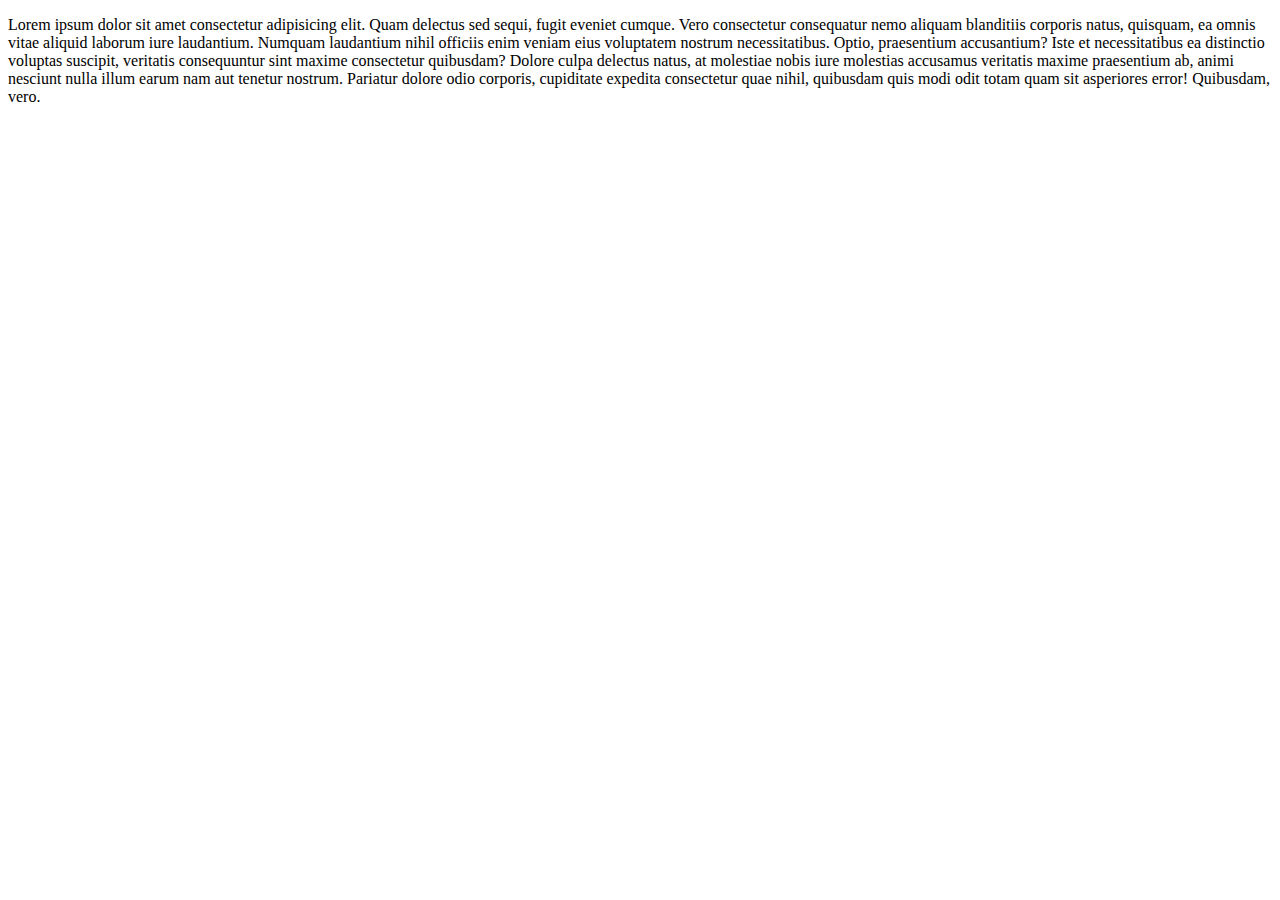
<file: lecture 1.1/index.html>
<!DOCTYPE html>
<html lang="en">
<head>
    <meta charset="UTF-8">
    <meta name="viewport" content="width=device-width, initial-scale=1.0">
    <title>bootstrap</title>
    <link href="https://cdn.jsdelivr.net/npm/bootstrap@5.3.2/dist/css/bootstrap.min.css" rel="stylesheet" integrity="sha384-T3c6CoIi6uLrA9TneNEoa7RxnatzjcDSCmG1MXxSR1GAsXEV/Dwwykc2MPK8M2HN" crossorigin="anonymous">
    
</head>
<body>
    <div class="container">
        <p>Lorem ipsum dolor sit amet consectetur adipisicing elit. Quam delectus sed sequi, fugit eveniet cumque. Vero consectetur consequatur nemo aliquam blanditiis corporis natus, quisquam, ea omnis vitae aliquid laborum iure laudantium. Numquam laudantium nihil officiis enim veniam eius voluptatem nostrum necessitatibus. Optio, praesentium accusantium? Iste et necessitatibus ea distinctio voluptas suscipit, veritatis consequuntur sint maxime consectetur quibusdam? Dolore culpa delectus natus, at molestiae nobis iure molestias accusamus veritatis maxime praesentium ab, animi nesciunt nulla illum earum nam aut tenetur nostrum. Pariatur dolore odio corporis, cupiditate expedita consectetur quae nihil, quibusdam quis modi odit totam quam sit asperiores error! Quibusdam, vero.</p>
    </div>











    <script src="https://cdn.jsdelivr.net/npm/bootstrap@5.3.2/dist/js/bootstrap.bundle.min.js" integrity="sha384-C6RzsynM9kWDrMNeT87bh95OGNyZPhcTNXj1NW7RuBCsyN/o0jlpcV8Qyq46cDfL" crossorigin="anonymous"></script>
</body>
</html>
</file>
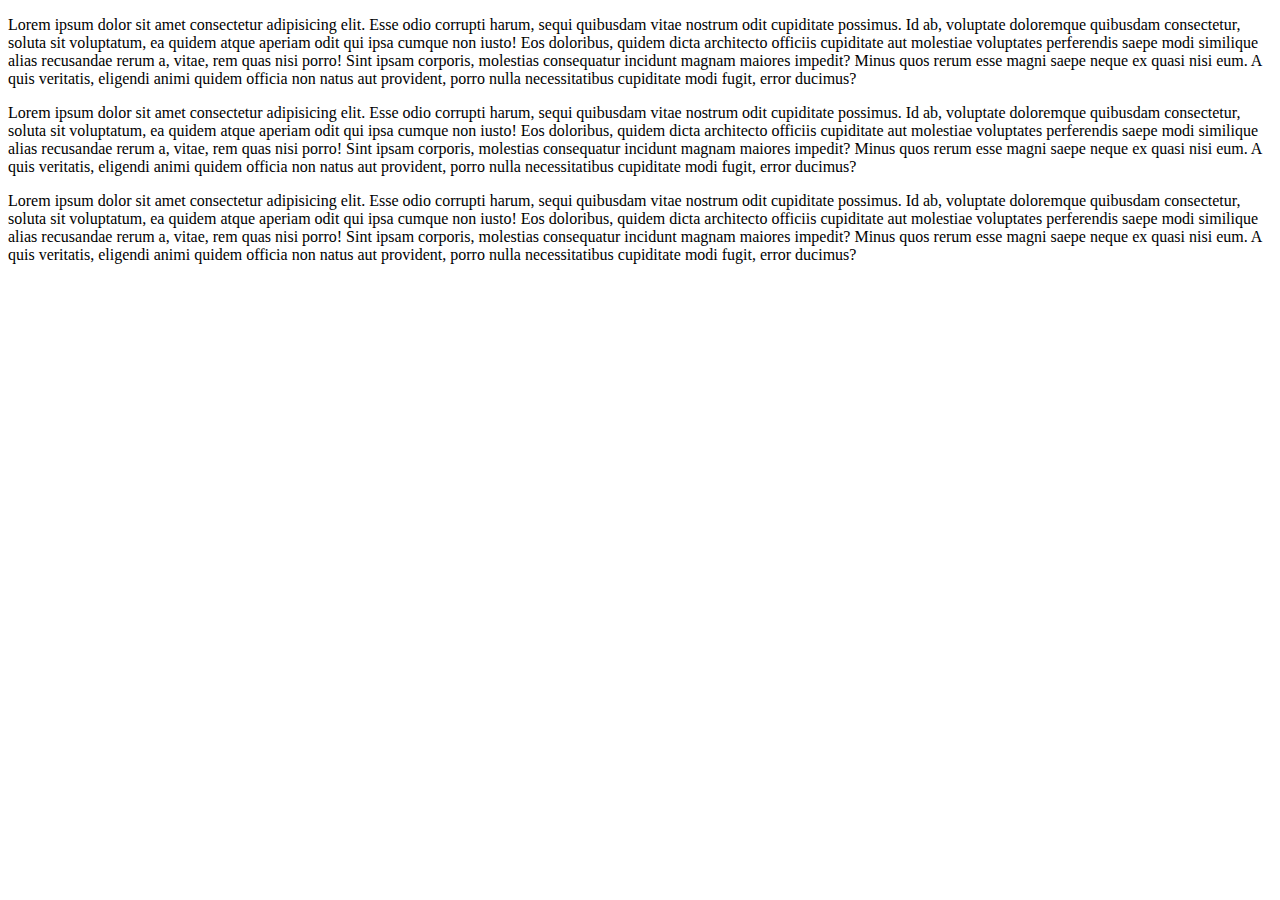
<file: lecture 1.2/index.html>
<!DOCTYPE html>
<html lang="en">
<head>
    <meta charset="UTF-8">
    <meta name="viewport" content="width=device-width, initial-scale=1.0">
    <title>col/gre</title>
    <link href="https://cdn.jsdelivr.net/npm/bootstrap@5.3.2/dist/css/bootstrap.min.css" rel="stylesheet" integrity="sha384-T3c6CoIi6uLrA9TneNEoa7RxnatzjcDSCmG1MXxSR1GAsXEV/Dwwykc2MPK8M2HN" crossorigin="anonymous">
</head>
<body>

<div class="container">
    <div class="row">
        <div class="col-12 col-md-6 py-3 col-xl-4 ">
            <div class="box bg-dark text-white p-3  ">
                <p>Lorem ipsum dolor sit amet consectetur adipisicing elit. Esse odio corrupti harum, sequi quibusdam vitae nostrum odit cupiditate possimus. Id ab, voluptate doloremque quibusdam consectetur, soluta sit voluptatum, ea quidem atque aperiam odit qui ipsa cumque non iusto! Eos doloribus, quidem dicta architecto officiis cupiditate aut molestiae voluptates perferendis saepe modi similique alias recusandae rerum a, vitae, rem quas nisi porro! Sint ipsam corporis, molestias consequatur incidunt magnam maiores impedit? Minus quos rerum esse magni saepe neque ex quasi nisi eum. A quis veritatis, eligendi animi quidem officia non natus aut provident, porro nulla necessitatibus cupiditate modi fugit, error ducimus?</p>
            </div>
        </div>
        <div class="col-12 col-md-6 py-3  col-xl-4 ">
            <div class="box bg-dark text-white p-3  ">
                <p>Lorem ipsum dolor sit amet consectetur adipisicing elit. Esse odio corrupti harum, sequi quibusdam vitae nostrum odit cupiditate possimus. Id ab, voluptate doloremque quibusdam consectetur, soluta sit voluptatum, ea quidem atque aperiam odit qui ipsa cumque non iusto! Eos doloribus, quidem dicta architecto officiis cupiditate aut molestiae voluptates perferendis saepe modi similique alias recusandae rerum a, vitae, rem quas nisi porro! Sint ipsam corporis, molestias consequatur incidunt magnam maiores impedit? Minus quos rerum esse magni saepe neque ex quasi nisi eum. A quis veritatis, eligendi animi quidem officia non natus aut provident, porro nulla necessitatibus cupiditate modi fugit, error ducimus?</p>
            </div>              
        </div>
        <div class="col-12 col-md-6 py-3 col-xl-4">
            <div class="box bg-dark text-white p-3   ">
                <p>Lorem ipsum dolor sit amet consectetur adipisicing elit. Esse odio corrupti harum, sequi quibusdam vitae nostrum odit cupiditate possimus. Id ab, voluptate doloremque quibusdam consectetur, soluta sit voluptatum, ea quidem atque aperiam odit qui ipsa cumque non iusto! Eos doloribus, quidem dicta architecto officiis cupiditate aut molestiae voluptates perferendis saepe modi similique alias recusandae rerum a, vitae, rem quas nisi porro! Sint ipsam corporis, molestias consequatur incidunt magnam maiores impedit? Minus quos rerum esse magni saepe neque ex quasi nisi eum. A quis veritatis, eligendi animi quidem officia non natus aut provident, porro nulla necessitatibus cupiditate modi fugit, error ducimus?</p>
            </div>
        </div>
    </div>
</div>

    



    <script src="https://cdn.jsdelivr.net/npm/bootstrap@5.3.2/dist/js/bootstrap.bundle.min.js" integrity="sha384-C6RzsynM9kWDrMNeT87bh95OGNyZPhcTNXj1NW7RuBCsyN/o0jlpcV8Qyq46cDfL" crossorigin="anonymous"></script>


</body>
</html>
</file>
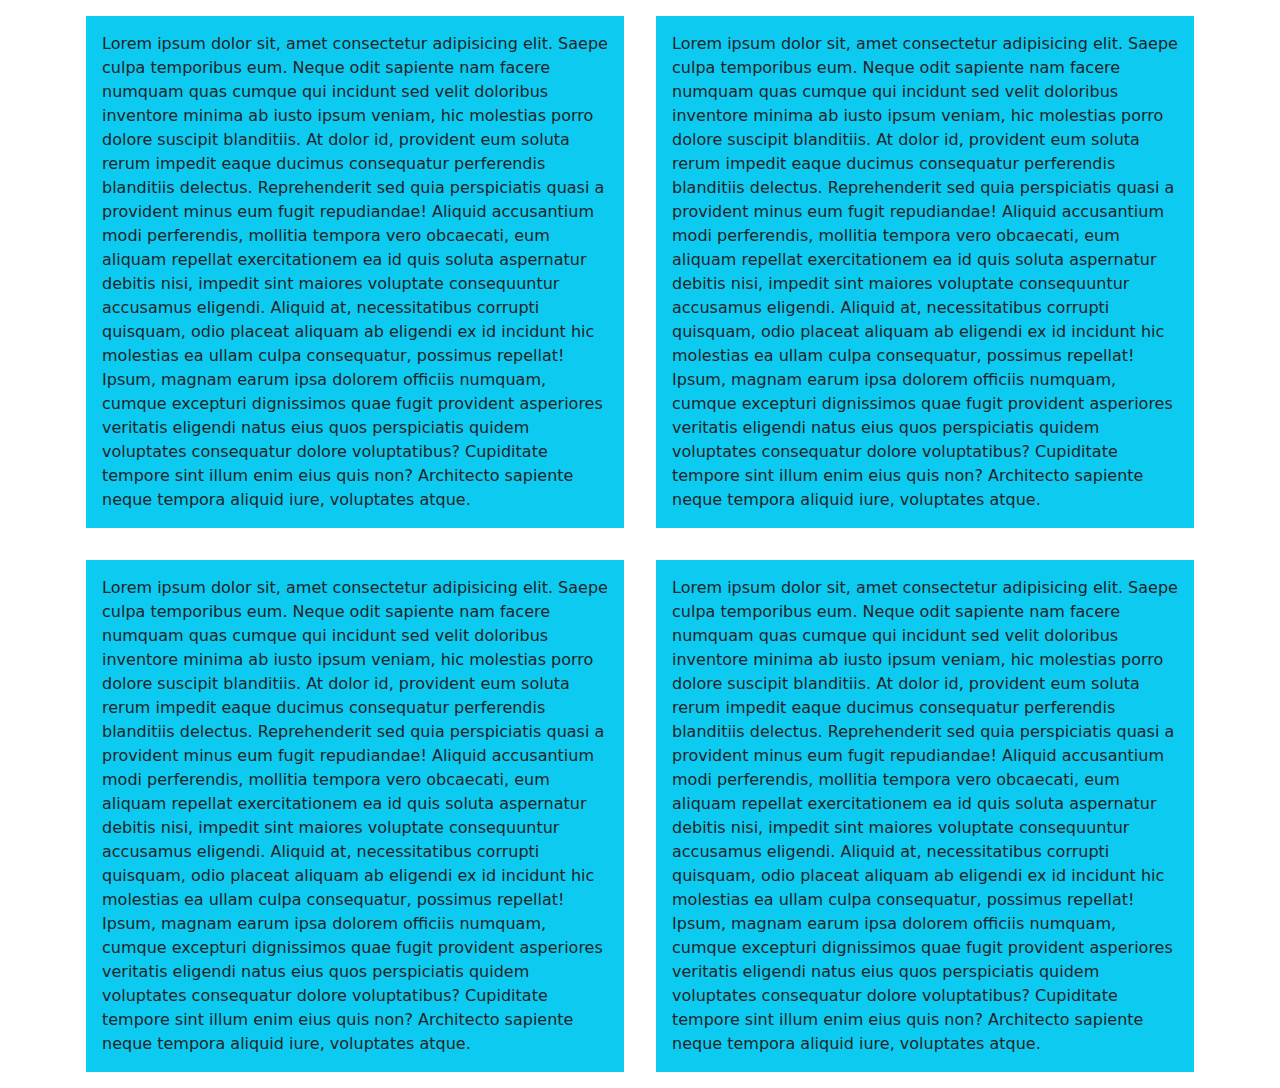
<file: lecture 1.3/index.html>
<!DOCTYPE html>
<html lang="en">
<head>
    <meta charset="UTF-8">
    <meta name="viewport" content="width=device-width, initial-scale=1.0">
    <title></title>
    <link href="css/bootstrap.min.css" rel="stylesheet">
</head>
<body>
    
<section>
    <div class="container">
        <div class="row row-cols-1 row-cols-lg-2">
            <div class="px-3">
                <div class="box bg-info p-3 my-3">Lorem ipsum dolor sit, amet consectetur adipisicing elit. Saepe culpa temporibus eum. Neque odit sapiente nam facere numquam quas cumque qui incidunt sed velit doloribus inventore minima ab iusto ipsum veniam, hic molestias porro dolore suscipit blanditiis. At dolor id, provident eum soluta rerum impedit eaque ducimus consequatur perferendis blanditiis delectus. Reprehenderit sed quia perspiciatis quasi a provident minus eum fugit repudiandae! Aliquid accusantium modi perferendis, mollitia tempora vero obcaecati, eum aliquam repellat exercitationem ea id quis soluta aspernatur debitis nisi, impedit sint maiores voluptate consequuntur accusamus eligendi. Aliquid at, necessitatibus corrupti quisquam, odio placeat aliquam ab eligendi ex id incidunt hic molestias ea ullam culpa consequatur, possimus repellat! Ipsum, magnam earum ipsa dolorem officiis numquam, cumque excepturi dignissimos quae fugit provident asperiores veritatis eligendi natus eius quos perspiciatis quidem voluptates consequatur dolore voluptatibus? Cupiditate tempore sint illum enim eius quis non? Architecto sapiente neque tempora aliquid iure, voluptates atque.</div>
            </div>

            <div class="px-3">
                <div class="box bg-info p-3 my-3">Lorem ipsum dolor sit, amet consectetur adipisicing elit. Saepe culpa temporibus eum. Neque odit sapiente nam facere numquam quas cumque qui incidunt sed velit doloribus inventore minima ab iusto ipsum veniam, hic molestias porro dolore suscipit blanditiis. At dolor id, provident eum soluta rerum impedit eaque ducimus consequatur perferendis blanditiis delectus. Reprehenderit sed quia perspiciatis quasi a provident minus eum fugit repudiandae! Aliquid accusantium modi perferendis, mollitia tempora vero obcaecati, eum aliquam repellat exercitationem ea id quis soluta aspernatur debitis nisi, impedit sint maiores voluptate consequuntur accusamus eligendi. Aliquid at, necessitatibus corrupti quisquam, odio placeat aliquam ab eligendi ex id incidunt hic molestias ea ullam culpa consequatur, possimus repellat! Ipsum, magnam earum ipsa dolorem officiis numquam, cumque excepturi dignissimos quae fugit provident asperiores veritatis eligendi natus eius quos perspiciatis quidem voluptates consequatur dolore voluptatibus? Cupiditate tempore sint illum enim eius quis non? Architecto sapiente neque tempora aliquid iure, voluptates atque.</div>
            </div>

            <div class="px-3">
                <div class="box bg-info p-3 my-3">Lorem ipsum dolor sit, amet consectetur adipisicing elit. Saepe culpa temporibus eum. Neque odit sapiente nam facere numquam quas cumque qui incidunt sed velit doloribus inventore minima ab iusto ipsum veniam, hic molestias porro dolore suscipit blanditiis. At dolor id, provident eum soluta rerum impedit eaque ducimus consequatur perferendis blanditiis delectus. Reprehenderit sed quia perspiciatis quasi a provident minus eum fugit repudiandae! Aliquid accusantium modi perferendis, mollitia tempora vero obcaecati, eum aliquam repellat exercitationem ea id quis soluta aspernatur debitis nisi, impedit sint maiores voluptate consequuntur accusamus eligendi. Aliquid at, necessitatibus corrupti quisquam, odio placeat aliquam ab eligendi ex id incidunt hic molestias ea ullam culpa consequatur, possimus repellat! Ipsum, magnam earum ipsa dolorem officiis numquam, cumque excepturi dignissimos quae fugit provident asperiores veritatis eligendi natus eius quos perspiciatis quidem voluptates consequatur dolore voluptatibus? Cupiditate tempore sint illum enim eius quis non? Architecto sapiente neque tempora aliquid iure, voluptates atque.</div>
            </div>

            <div class="px-3">
                <div class="box bg-info p-3 my-3">Lorem ipsum dolor sit, amet consectetur adipisicing elit. Saepe culpa temporibus eum. Neque odit sapiente nam facere numquam quas cumque qui incidunt sed velit doloribus inventore minima ab iusto ipsum veniam, hic molestias porro dolore suscipit blanditiis. At dolor id, provident eum soluta rerum impedit eaque ducimus consequatur perferendis blanditiis delectus. Reprehenderit sed quia perspiciatis quasi a provident minus eum fugit repudiandae! Aliquid accusantium modi perferendis, mollitia tempora vero obcaecati, eum aliquam repellat exercitationem ea id quis soluta aspernatur debitis nisi, impedit sint maiores voluptate consequuntur accusamus eligendi. Aliquid at, necessitatibus corrupti quisquam, odio placeat aliquam ab eligendi ex id incidunt hic molestias ea ullam culpa consequatur, possimus repellat! Ipsum, magnam earum ipsa dolorem officiis numquam, cumque excepturi dignissimos quae fugit provident asperiores veritatis eligendi natus eius quos perspiciatis quidem voluptates consequatur dolore voluptatibus? Cupiditate tempore sint illum enim eius quis non? Architecto sapiente neque tempora aliquid iure, voluptates atque.</div>
            </div>
        </div>
    </div>
</section>




    <script src="js/bootstrap.bundle.min.js"></script>
</body>
</html>
</file>
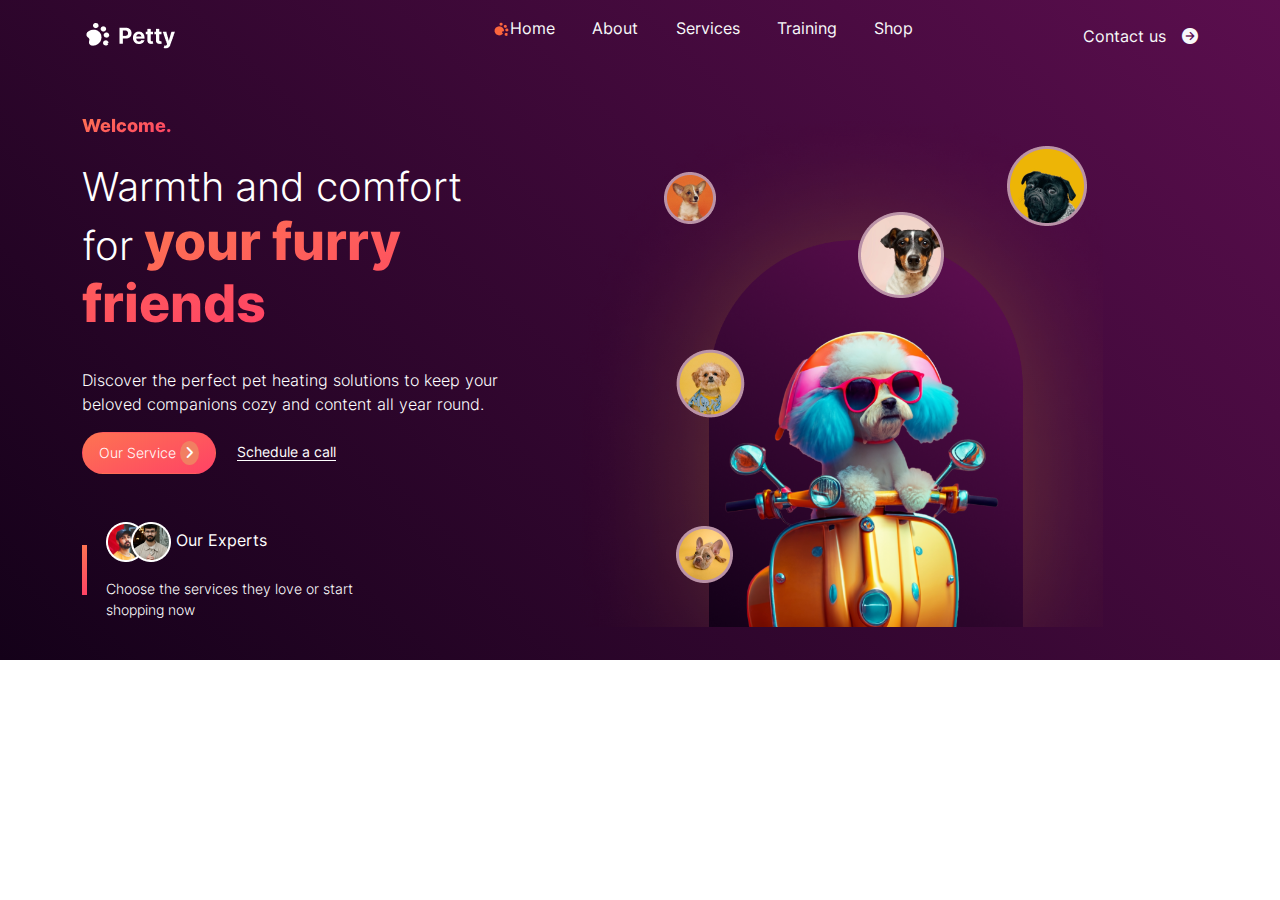
<file: project banner/index.html>
<!DOCTYPE html>
<html lang="en">

<head>
    <meta charset="UTF-8">
    <meta name="viewport" content="width=device-width, initial-scale=1.0">
    <title>Pet Shop</title>

    <!-- favicon  -->
    <link rel="icon" href="assets/img/cat1.png">

    <!-- icon link  -->
    <link rel="stylesheet" href="assets/css/all.min.css">
    <!-- font link  -->
    <link rel="stylesheet" href="assets/css/fonts.css.css">
    <!-- js link  -->
    <link rel="stylesheet" href="assets/css/bootstrap.min.css">
    <!-- css link -->
    <link rel="stylesheet" href="assets/css/style.css">
</head>

<body>


    <!-- nav star  -->

    <nav class="p-3 col-12 navbar-expand-lg">
        <div class="container">
            <div class="row">
               
                <div class="col-4 d-flex align-items-center">
                    <div class="logo">
                        <a href="#">
                            <img src="assets/img/Frame 3.png" alt="">
                        </a>
                    </div>
                </div>
                <div class="col-5 d-none d-lg-flex">
                    <div class="menu collapse navbar-collapse ">
                        <ul class="d-flex col-12 justify-content-between">
                            <li>
                                <a class="text-light" href="#"><img src="assets/img/Group 1.png" alt=""
                                        srcset="">Home</a>
                            </li>
                            <li>
                                <a class="text-light" href="#">About</a>
                            </li>
                            <li>
                                <a class="text-light" href="#">Services</a>
                            </li>
                            <li>
                                <a class="text-light" href="#">Training</a>
                            </li>
                            <li>
                                <a class="text-light" href="#">Shop</a>
                            </li>
                        </ul>
                    </div>
                </div>
                <div class="col-3  align-items-center d-none d-lg-flex justify-content-end text-light">
                    Contact us <i class="fa-solid fa-circle-arrow-right ps-3"></i>
                </div>
                <div class="col-8  d-lg-none">
                    <div class="btn text-light d-flex justify-content-end" data-bs-toggle="offcanvas" href="#offcanvasExample">
                        <i class="fa-solid fa-bars-staggered justify-content-end"></i>
                    </div>
                </div>
            </div>
        </div>
    </nav>
    <div class="offcanvas offcanvas-start text-bg-dark py-" data-bs-backdrop="static" tabindex="-1"
        id="offcanvasExample" aria-labelledby="offcanvasExampleLabel">
        <div class="offcanvas-header">
            <h5 class="offcanvas-title" id="offcanvasExampleLabel"> <img src="assets/img/Frame 3.png" alt=""></h5>
            <button type="button" class="btn-close" data-bs-dismiss="offcanvas" aria-label="Close"></button>
        </div>
        <div class="offcanvas-body">
            <div class="menu ">
                <ul class="col-12 justify-content-between">
                    <li class="py-3">
                        <a class="text-light" href="#"><img src="assets/img/Group 1.png" alt="" srcset="">Home</a>
                    </li>
                    <li class="py-3">
                        <a class="text-light" href="#">About</a>
                    </li>
                    <li class="py-3">
                        <a class="text-light" href="#">Services</a>
                    </li>
                    <li class="py-3">
                        <a class="text-light" href="#">Training</a>
                    </li>
                    <li class="py-3">
                        <a class="text-light" href="#">Shop</a>
                    </li>
                </ul>
            </div>
        </div>
    </div>
    <!-- nav end  -->



     <section class="banner p-4">
        <div class="container">
            <div class="row row-cols-2 align-items-center d-flex pt-3">

                <div class="content col-5">

                    <span class="fw-bold">Welcome.</span>
                    <h1 class="py-4 fw-light">Warmth and comfort <br> for <span class="fw-bold"> your furry
                            <br>friends</span></h1>
                    <p style="font-size:16px" class="fw-light">Discover the perfect pet heating solutions to keep your
                        beloved companions cozy and content all year round.</p>


                    <div class="mb-5">
                        <div class="btn rounded-pill px-3 py-2 text-white me-3 fw-light" style="font-size: 14px;">
                            Our Service <i class="fa-solid fa-angle-right"></i>
                        </div>
                        <a href="#" class="fw-light; text-white">Schedule a call</a>
                    </div>


                    <div class="line ps-4">
                        <div class="d-img">
                            <img src="assets/img/Frame 9.png">
                            Our Experts
                        </div>
                        <p class="my-3 fw-light" style="font-size: 14px;">Choose the services they love or start
                            <br> shopping now
                        </p>
                    </div>


                </div>


                <div class="dog-img" style="position: relative;">
                    <img src="assets/img/Group 2.png" alt="" class="img-fluid">


                    <img style="position:absolute; right: 67%; top:80%" src="assets/img/Ellipse 10.png">
                    <img style="position:absolute; right: 65% ; top:45%" src="assets/img/Ellipse 12.png">
                    <img style="position:absolute; right: 70%; top:10%" src="assets/img/Ellipse 11.png">
                    <img style="position:absolute; right: 30%; top:18%" src="assets/img/Ellipse 8.png">
                    <img style="position:absolute; right: 5%; top:5%" src="assets/img/Ellipse 9.png">
                </div>


            </div>
        </div>
    </section>

    <!-- js link -->
    <script src="assets/js/bootstrap.bundle.min.js"></script>
</body>

</html>
</file>
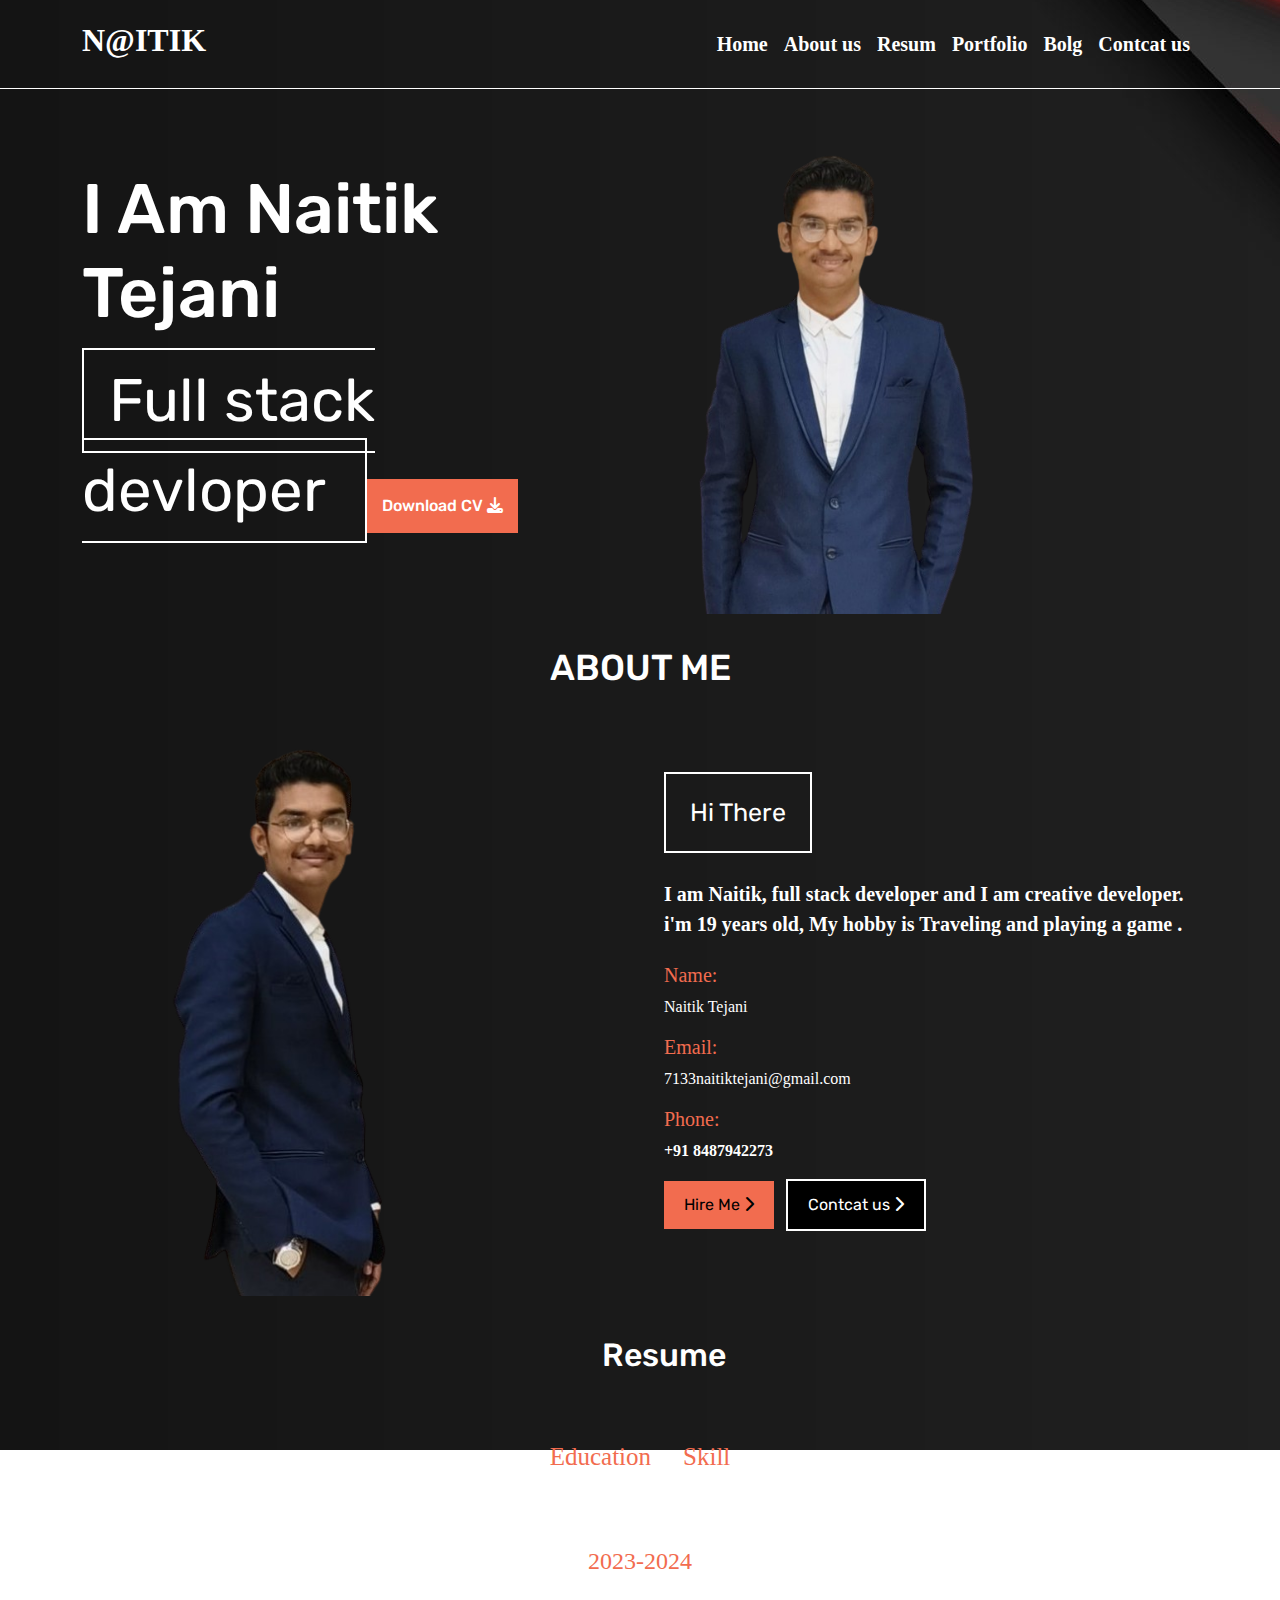
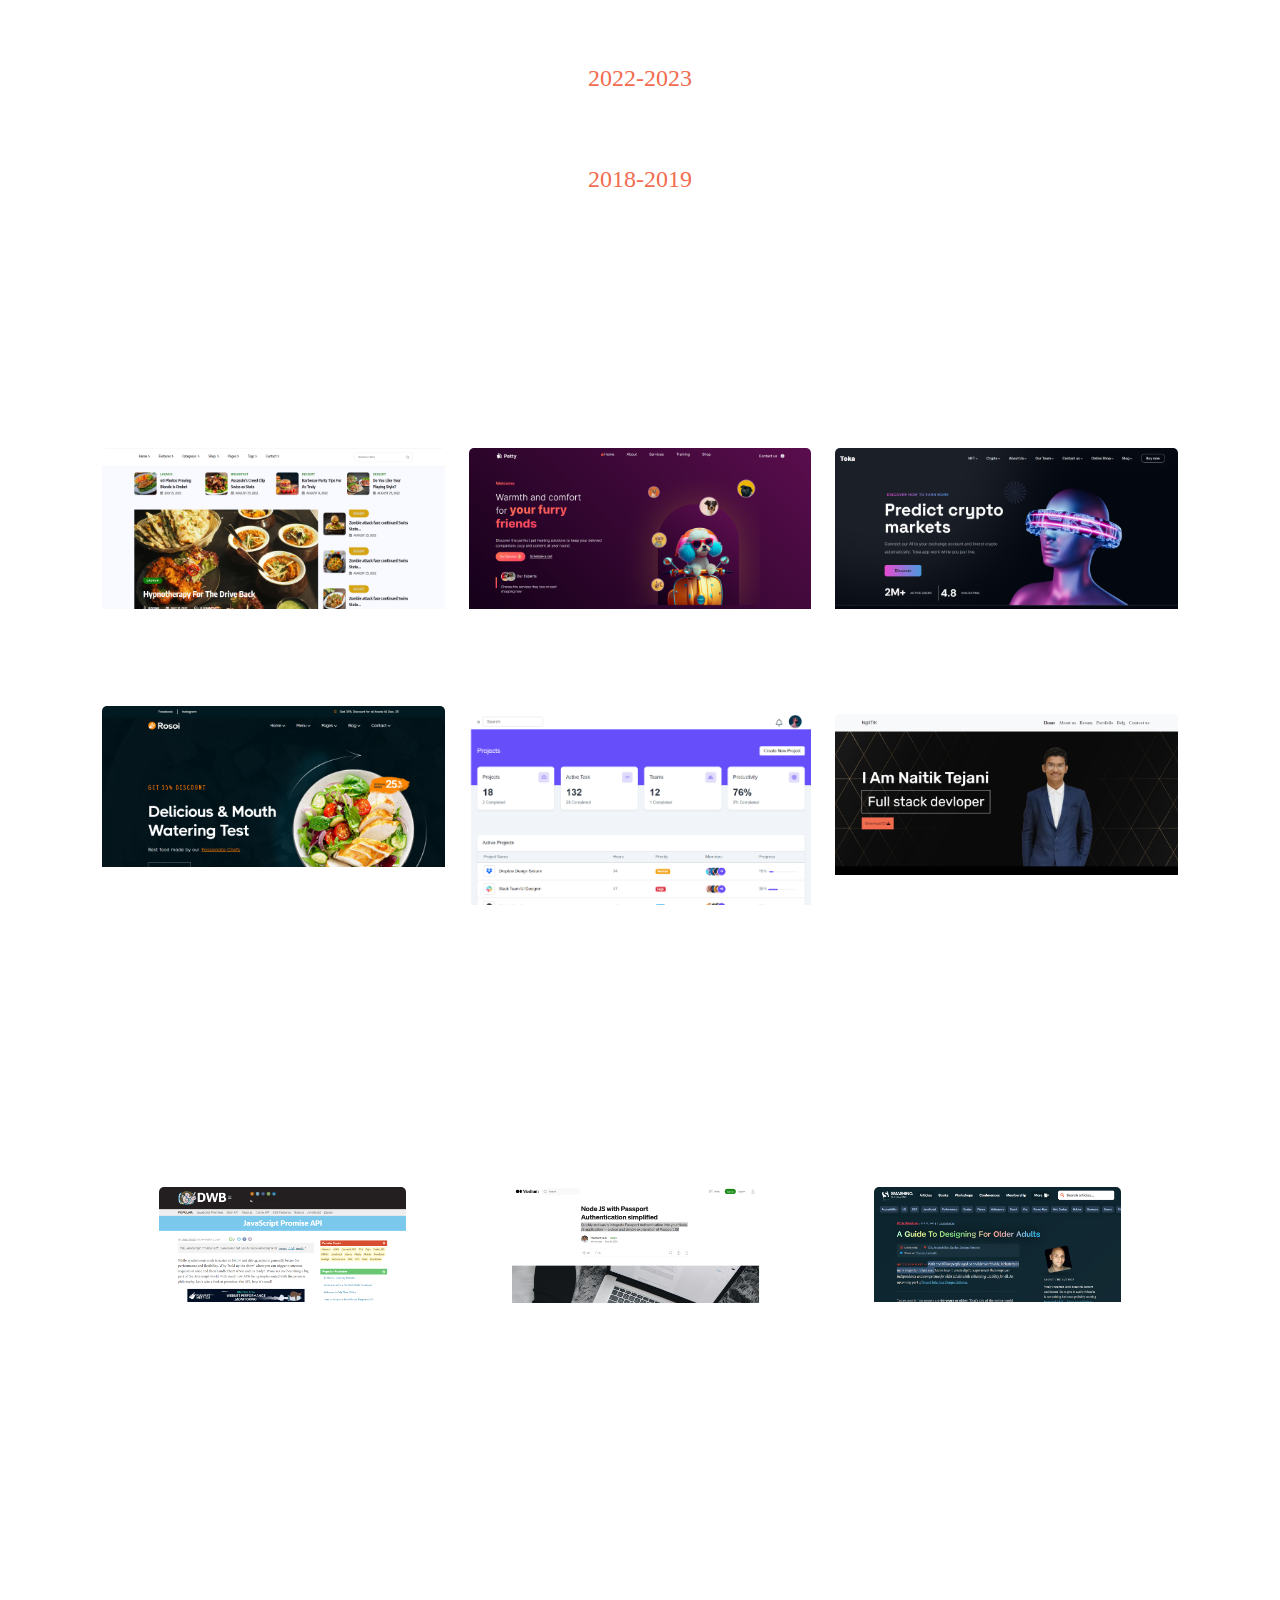
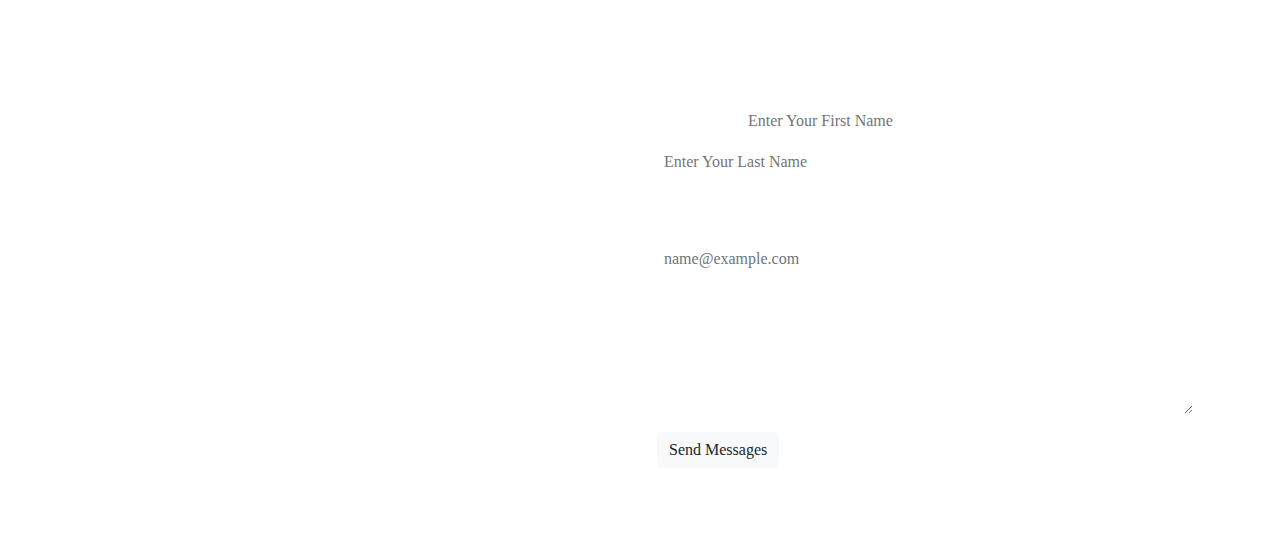
<file: portfolio/portfolio/index.html>
<!DOCTYPE html>
<html lang="en">

<head>
  <meta charset="UTF-8">
  <meta name="viewport" content="width=device-width, initial-scale=1.0">
  <title> Naitik Portfolio</title>
  <!-- favicon -->
  <link href="assets/img/Naitik_logo-removebg-preview.png" rel="icon">
  <!-- fonts link -->
  <link href="assets/css/fonts.css" rel="stylesheet">
  <!-- icon link -->
  <link href="assets/css/all.min.css" rel="stylesheet">
  <!-- Bootstrap link -->
  <link href="assets/css/bootstrap.min.css" rel="stylesheet">
  <!-- style link -->
  <link href="assets/css/style.css" rel="stylesheet">

</head>

<body>
  <!-- header start -->
  <nav class="navbar navbar-expand-lg bg-light py-3 text-white bg-transparent  ">
    <div class="container">
      <a class="navbar-brand text-white " href="#">
        <h2 style="font-family: OpenSans ; font-weight: 900;">N@ITIK</h2>
      </a>
      <button class="navbar-toggler" type="button" data-bs-toggle="collapse" data-bs-target="#navbarSupportedContent"
        aria-controls="navbarSupportedContent" aria-expanded="false" aria-label="Toggle navigation">
        <span class="navbar-toggler-icon"></span>
      </button>
      <div class="collapse navbar-collapse d-flex align-items-center " id="navbarSupportedContent">
        <ul class="navbar-nav ms-auto mb-2 mb-lg-0  ">
          <li class="nav-item">
            <a class="nav-link active text-white" aria-current="page" href="#">Home</a>
          </li>
          <li class="nav-item">
            <a class="nav-link text-white " aria-current="page" href="#">About us</a>
          </li>
          <li class="nav-item">
            <a class="nav-link text-white " aria-current="page" href="#">Resum</a>
          </li>
          <li class="nav-item">
            <a class="nav-link text-white " aria-current="page" href="#">Portfolio</a>
          </li>
          <li class="nav-item">
            <a class="nav-link text-white " aria-current="page" href="#">Bolg</a>
          </li>
          <li class="nav-item">
            <a class="nav-link text-white " aria-current="page" href="#">Contcat us</a>
          </li>

        </ul>

      </div>
    </div>
  </nav>
  <!-- header end -->


  <!-- banner start -->
  <section class="banner">
    <div class="container">
      <div class="row row-cols-2 align-items-center ">
        <div class="banner-content text-white">
          <h1 style=" font-family: Rubik; font-size: 70px; margin: 0 0 20px;" class="">I Am Naitik Tejani</h1>
          <span style=" font-family: Rubik; font-size: 60px; padding: 15px 25px; border: 2px solid white;" class="">
            Full stack devloper
          </span>
          <a href="assets/Dark Blue Simple Modern Resume (2).pdf" Download>
            <button style="font-family: Rubik; margin:25px 0 0;font-weight: 500;" class="text-white">
            Download CV   <i class="fa-solid fa-download"></i>
            </button>
          </a>
        </div>
        <div class="banner-img mt-5">
          <img src="assets/img/naitik pic.png" class="d-flex ">
        </div>
      </div>
    </div>
  </section>
  <!-- banner end -->

  <!-- about us start -->
  <section class="about">
    <div class="container">
      <div class="name m-3 mt-3 p-3 text-white" style="text-align: center;">
        <h2 style="font-family:Rubik; font-size: 36px; text-align: center;font-weight: 500;" class="">ABOUT ME</h2>
      </div>
      <div class="row row-cols-2 align-items-center text-white ">

        <div class="about-img text-white p-0 m-0">

          <img src="assets/img/my1.png">
        </div>
        <div class="about-content px-4">
          <div class="mb-5">
            <span style="font-family: Rubik;font-size: 25px; border: 2px solid white;font-weight: 400;" class="p-4">Hi
              There</span>
          </div>
          <p style="font-family: OpenSans;font-weight: 600; font-size: 20px; " class="mb-4">I am Naitik, full stack
            developer and I am creative developer. i'm 19 years old, My hobby is Traveling and playing a game .</p>

          <div class="pe-3 font-family: OpenSans ; font-weight: 700; ">
            <h5 style="color: #f26c4f;">Name:</h5>
            <p>Naitik Tejani</p>

            <h5 style="color: #f26c4f;">Email:</h5>
            <p>7133naitiktejani@gmail.com</p>
          </div>

          <div class="pe-3" style="font-family:OpenSans ; font-weight: 700;">
            <h5 style="color: #f26c4f;">Phone:</h5>
            <p>+91 8487942273</p>

            <!-- <div class="box  d-flex justify-content-between p-5    bg-transparent" style="background-color: rgba(60, 57, 57, 0.9); "> 
            </div> -->
          </div>
          <button style="font-family: Rubik; padding:12px 20px ;" class=" ">
            Hire Me <i class="fa-solid fa-chevron-right"></i>
          </button>

          <button style="font-family: Rubik; padding:12px 20px ; background-color:black; border: 2px solid white;"
            class="ms-2 text-white">
            Contcat us <i class="fa-solid fa-chevron-right"></i>
          </button>


        </div>
      </div>
    </div>
  </section>

  <!-- about us end -->
  <!-- Resume start -->
  <section class="Resume">
    <div class="container">
      <div class="row text-white  mt-2 ">
        <div class="name m-4 p-2" style="font-family: Rubik; font-weight: 200; text-align: center;">
          <h2> Resume </h2>
        </div>

        <ul class="nav nav-pills mb-3  p-3 justify-content-center color " id="pills-tab" role="tablist">
          <li class="nav-item" role="presentation">
            <button class="nav-link active bg-transparent p-2 me-3" id="pills-home-tab" data-bs-toggle="pill"
              data-bs-target="#pills-home" type="button" role="tab" aria-controls="pills-home" aria-selected="true"
              style="color: #f26c4f; font-size: 25px;">Education</button>
          </li>
          <li class="nav-item" role="presentation">
            <button class="nav-link bg-transparent p-2 " id="pills-profile-tab" data-bs-toggle="pill"
              data-bs-target="#pills-profile" type="button" role="tab" aria-controls="pills-profile"
              aria-selected="false" style="color: #f26c4f; font-size: 25px;">Skill</button>
          </li>

        </ul>
        <div class="tab-content" id="pills-tabContent">
          <div class="tab-pane fade show active" id="pills-home" role="tabpanel" aria-labelledby="pills-home-tab"
            tabindex="0">

            <div class="Education-content  justify-content-center p-3 mb-5 "
              style="background-color: rgba(68, 71, 73, 0); text-align: center;">



              <h4 class="pt-3 " style="color:#f26c4f">2023-2024</h4>
              <p>B.C.A in Running . </p>
              <span>Swarrnim Startup & Innovation University</span>
              
              <h4 class="pt-3" style="color:#f26c4f">2022-2023</h4>
              <p>Hsc Education in Gujarat Higher Secondary and Secondary board . </p>
              <span>M.I. High school</span>

              <h4 style="color:#f26c4f;">2018-2019</h4>
              <p>Ssc Education in Gujarat Higher Secondary and Secondary board . </p>
              <span>M.I. High school</span>

             

            </div>

          </div>
          <div class="tab-pane fade" id="pills-profile" role="tabpanel" aria-labelledby="pills-profile-tab"
            tabindex="0">
            <div class="Skill">
              
              <div class="skills">
                <ul class="ch-grid">
                  <li>
                      <div class="circle"> 
                          <div class="mask half">
                              <div class="fill" style="transform:var(--value-percentage90); --to-deg:var(--value-percentage90);"></div>
                          </div>
                          <div class="mask full" style="transform:var(--value-percentage90); --to-deg:var(--value-percentage90);">
                              <div class="fill" style="transform:var(--value-percentage90); --to-deg:var(--value-percentage90);"></div>
                           </div>
                           <div class="inside-circle"> </div>
                          <img src="assets/img/html-5.png" alt="" class="ch-img">
                          <div class="ch-info">
                              <h3>Improving this skill everyday</h3>
                              <p>HTML5</p>
                          </div>
                          </div>
                  </li>
                  <li>
                      <div class="circle"> 
                          <div class="mask half">
                              <div class="fill" style="transform:var(--value-percentage80); --to-deg:var(--value-percentage80);"></div>
                          </div>
                          <div class="mask full" style="transform:var(--value-percentage80); --to-deg:var(--value-percentage80);">
                              <div class="fill" style="transform:var(--value-percentage80); --to-deg:var(--value-percentage80);"></div>
                           </div>
                           <div class="inside-circle"></div>
                          <img src="assets/img/css.png" alt="html icon" class="ch-img">
                          <div class="ch-info">
                              <h3>Improving this skill everyday</h3>
                              <p>CSS3</p>
                          </div>
                      </div>
                  </li>
                  <li>
                      <div class="circle"> 
                          <div class="mask half">
                              <div class="fill" style="transform:var(--value-percentage60); --to-deg:var(--value-percentage60);"></div>
                          </div>
                          <div class="mask full" style="transform:var(--value-percentage60); --to-deg:var(--value-percentage60);">
                              <div class="fill" style="transform:var(--value-percentage60); --to-deg:var(--value-percentage60);"></div>
                           </div>
                           <div class="inside-circle"></div>
                          <img src="assets/img/js.png" alt="html icon" class="ch-img">
                          <div class="ch-info">
                              <h3>Improving this skill everyday</h3>
                              <p>JQuery</p>
                          </div>
                          </div>
                  <li>
                      <div class="circle"> 
                          <div class="mask half">
                              <div class="fill" style="transform:var(--value-percentage10); --to-deg:var(--value-percentage10);"></div>
                          </div>
                          <div class="mask full" style="transform:var(--value-percentage10); --to-deg:var(--value-percentage10);">
                              <div class="fill" style="transform:var(--value-percentage10); --to-deg:var(--value-percentage10);"></div>
                           </div>
                           <div class="inside-circle"></div>
                          <img src="assets/img/bootstrap.png" alt="html icon" class="ch-img">
                          <div class="ch-info">
                              <h3>Actively studying since jun '22</h3>
                              <p>Bootstrap</p>
                          </div>
                          </div>
                      </div>
                  </li>
              </ul>
              
              </div>
              </div>

            </div>

          </div>

        </div>

      </div>
    </div>
  </section>
  <!-- Resume end -->

  <!-- portfolio start -->
  <section class="portfolio">
    <div class="container">
      <div class="name  text-white p-4 m-2" style="text-align: center;font-family: Rubik; font-weight: 200; ">
        <h2>PORTFOLIO</h2>

      </div>
      <div class="row  row-cols-3  m-2  text-white ">


        <div class="card mt-2  bg-transparent">
          <a href="food website/extra-website/index.html" target="_blank"><img src="assets/img/p-1.png"
              class="card-img-top" alt="..."></a>
          <div class="card-body">
            <h5 class="card-title">Food website</h5>
            <p class="card-text">Html || Css </p>

          </div>
        </div>

        <div class="card mt-2  bg-transparent">
          <a href="project banner/index.html" target="_blank"><img src="assets/img/p-2.png" class="card-img-top"
              alt="..."></a>
          <div class="card-body">
            <h5 class="card-title">web banner</h5>
            <p class="card-text"> Html || Css , Bootstrap .
            </p>

          </div>
        </div>

        <div class="card mt-2  bg-transparent">
          <a href="PROJECT/index.html" target="_blank"><img src="assets/img/p-3.png" class="card-img-top" alt="..."></a>
          <div class="card-body">
            <h5 class="card-title">NFT website</h5>
            <p class="card-text">Html || Css</p>

          </div>
        </div>

        <div class="card mt-2 bg-transparent">
          <a href="rasoi resubmit/practical/index.html" target="_blank"><img src="assets/img/p-4.png"
              class="card-img-top" alt="..."></a>
          <div class="card-body">
            <h5 class="card-title">Rasoi </h5>
            <p class="card-text">Html || Css </p>

          </div>
        </div>

        <div class="card mt-3  bg-transparent">
          <a href="dashbord/index.html" target="_blank"><img src="assets/img/p-5.png" class="card-img-top"
              alt="..."></a>
          <div class="card-body">
            <h5 class="card-title">Admin panel </h5>
            <p class="card-text">Html || css ; JQuery </p>

          </div>
        </div>

        <div class="card mt-3  bg-transparent">
          <a href="index.html" target="_blank"><img src="assets/img/p-6.png" class="card-img-top" alt="...">
            <div class="card-body">
          </a>
          <h5 class="card-title">PORTFOLIO</h5>
          <p class="card-text">Html || Css , Bootstrap</p>

        </div>
      </div>


    </div>
    </div>
  </section>
  <!-- portfolio end -->
  <!-- Blog start -->
  <section class="Blog">
    <div class="container">
      <div class="row text-white justify-content-center p-4">
        <div class="name  p-4 m-3" style="text-align: center;font-family: Rubik; font-weight: 200; ">
          <h3>Blog</h3>
        </div>
        <div class=" d-flex">

        <div class="card mt-3 mx-4 p-3 bg-transparent" >
          <a href="https://davidwalsh.name/promises" target="_blank" class="btn "> <img
              src="assets/img/b-1.png" class="card-img-top" alt="..."></a>
          <div class="card-body">
            <h5 class="card-title">JavaScript Promise</h5>
            <p class="card-text">The JavaScript Promise API is awesome but can be made amazing with async and await!
            </p>
          </div>
        </div>

        <div class="card mt-3 mx-4 p-3  bg-transparent" >
          <a href="https://medium.com/@prashantramnyc/node-js-with-passport-authentication-simplified-76ca65ee91e5"
            target="_blank" class="btn "> <img src="assets/img/b-2.png" class="card-img-top" alt="..."></a>
          <div class="card-body">
            <h5 class="card-title">Node JS with Passport Authentication simplified</h5>
            <p class="card-text">Quickly and easily integrate Passport Authentication into your Node JS application
              a clear and simple explanation of Passport JS!!</p>

          </div>
        </div>

        <div class="card mt-3  mx-4 p-3 bg-transparent" >
          <a href="https://www.smashingmagazine.com/2024/02/guide-designing-older-adults/" target="_blank"
            class="btn "><img src="assets/img/b-3.png" class="card-img-top" alt="..."></a>
          <div class="card-body">
            <h5 class="card-title">A Guide To Designing For Older Adults</h5>
            <p class="card-text">With one billion people aged 60 or older worldwide, inclusivity is more important
              than ever. </p>

          </div>
        </div>
      </div>



      </div>
    </div>
  </section>
  <!-- Blog end -->
  <!-- contcat us strat -->

  <section class="cn">
    <div class="container">
      <div class="row text-white">
        <div class="m-4 p-4" style="text-align: center;">
          <h2>Contcat us</h2>
        </div>
        <div class="col-6">
          <iframe src="https://www.google.com/maps/embed?pb=!1m18!1m12!1m3!1d761.2082860951124!2d72.88800044077085!3d21.243352338717052!2m3!1f0!2f0!3f0!3m2!1i1024!2i768!4f13.1!3m3!1m2!1s0x3be04f51b37940af%3A0x88d2d6897b99926a!2s6VVQ%2BCGH%2C%20Mota%20Varachha%2C%20Surat%2C%20Gujarat%20394105!5e0!3m2!1sen!2sin!4v1709552520919!5m2!1sen!2sin" width="600" height="400" style="border:0; margin: 30px;" allowfullscreen="" loading="lazy" referrerpolicy="no-referrer-when-downgrade"></iframe>
        </div>
        <div class=" col-6 mt-2 px-3  " style="font-size: 16px;">
          <form>
            <div class="mb-2  p-3 ps-0 " >
              <label class="">First Name :</label>
              <input class="rounded-1 p-2 bg-transparent"   type="text" placeholder="Enter Your First Name ">
            
            
              <label class="p-1">Last Name :</label>
              <input class="rounded-1 p-2 bg-transparent "  type="text" placeholder="Enter Your Last Name ">
            </div>
            <div class="mb-3">
              <label for="exampleFormControlInput1" class="form-label ">Email address</label>
              <input type="email" class="form-control p-0 p-2 bg-transparent" 
              id="exampleFormControlInput1" placeholder="name@example.com">
            </div>
            <div class="mb-3">
              <label for="exampleFormControlTextarea1" class="form-label bg-transparent">Messages Box</label>
              <textarea class="form-control bg-transparent"
              style=" border:1px solid white;" id="exampleFormControlTextarea1" rows="3"></textarea>
            </div>
            <a href="#">
              <button type="button" class="btn text-dark bg-light" style=" border:1px solid white;" >Send Messages</button>
            </a>
          </form>
        </div>
      </div>
    </div>
  </section>
  <!-- contcat us end -->
  







  <!-- js link -->





 






  <script src="assets/js/bootstrap.bundle.min.js"></script>

</body>

</html>
</file>
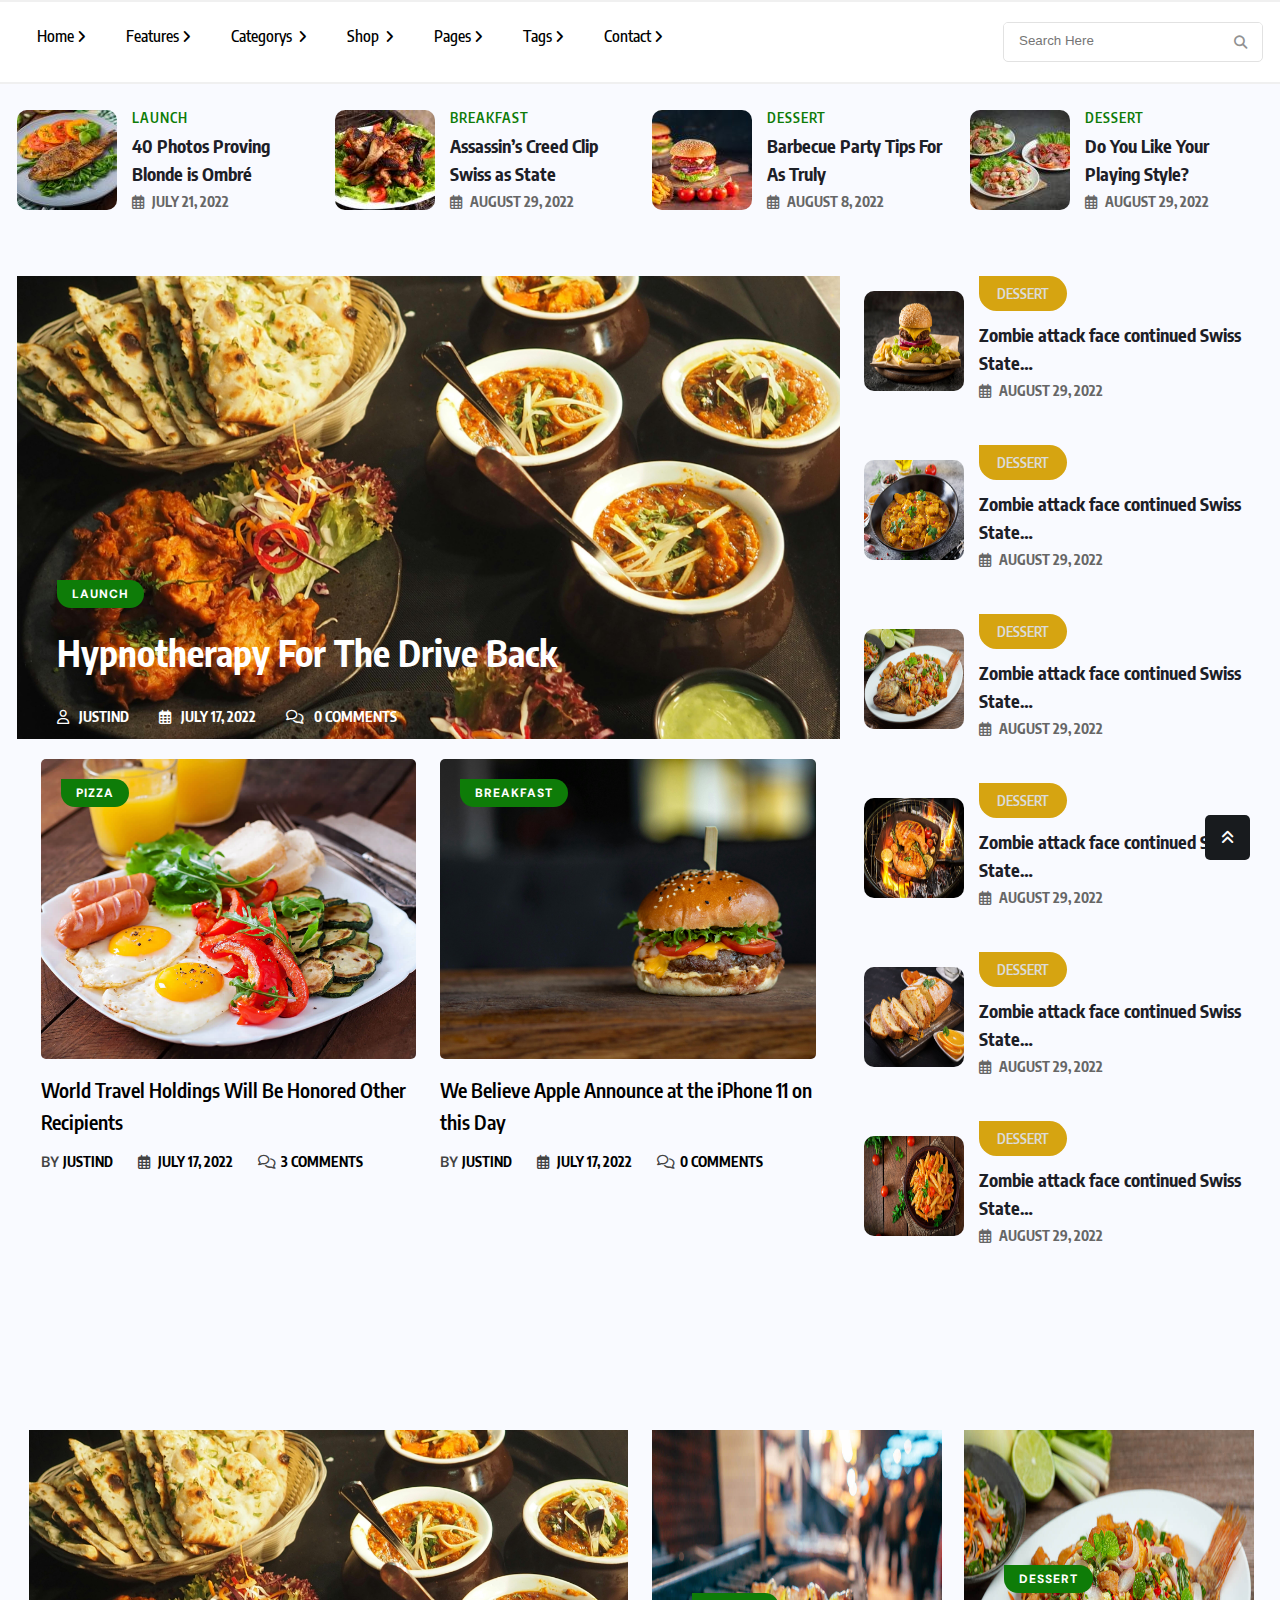
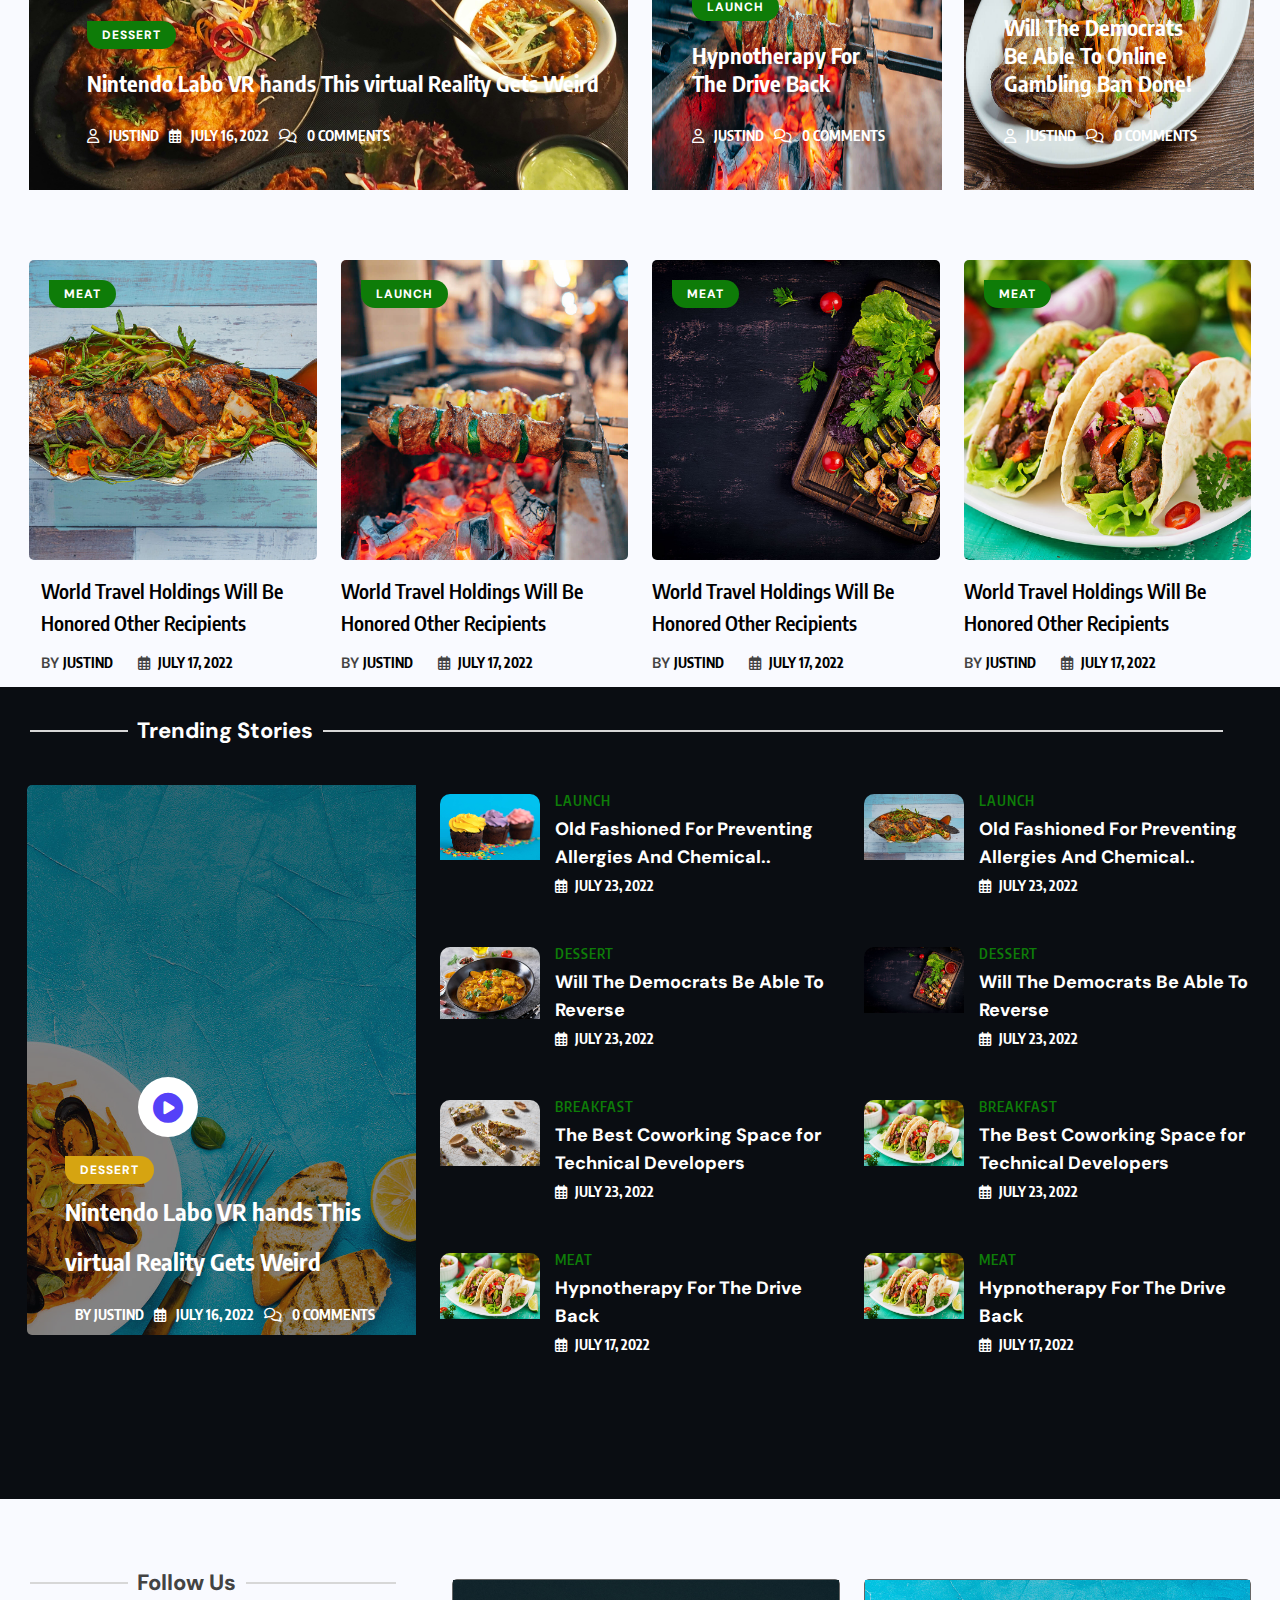
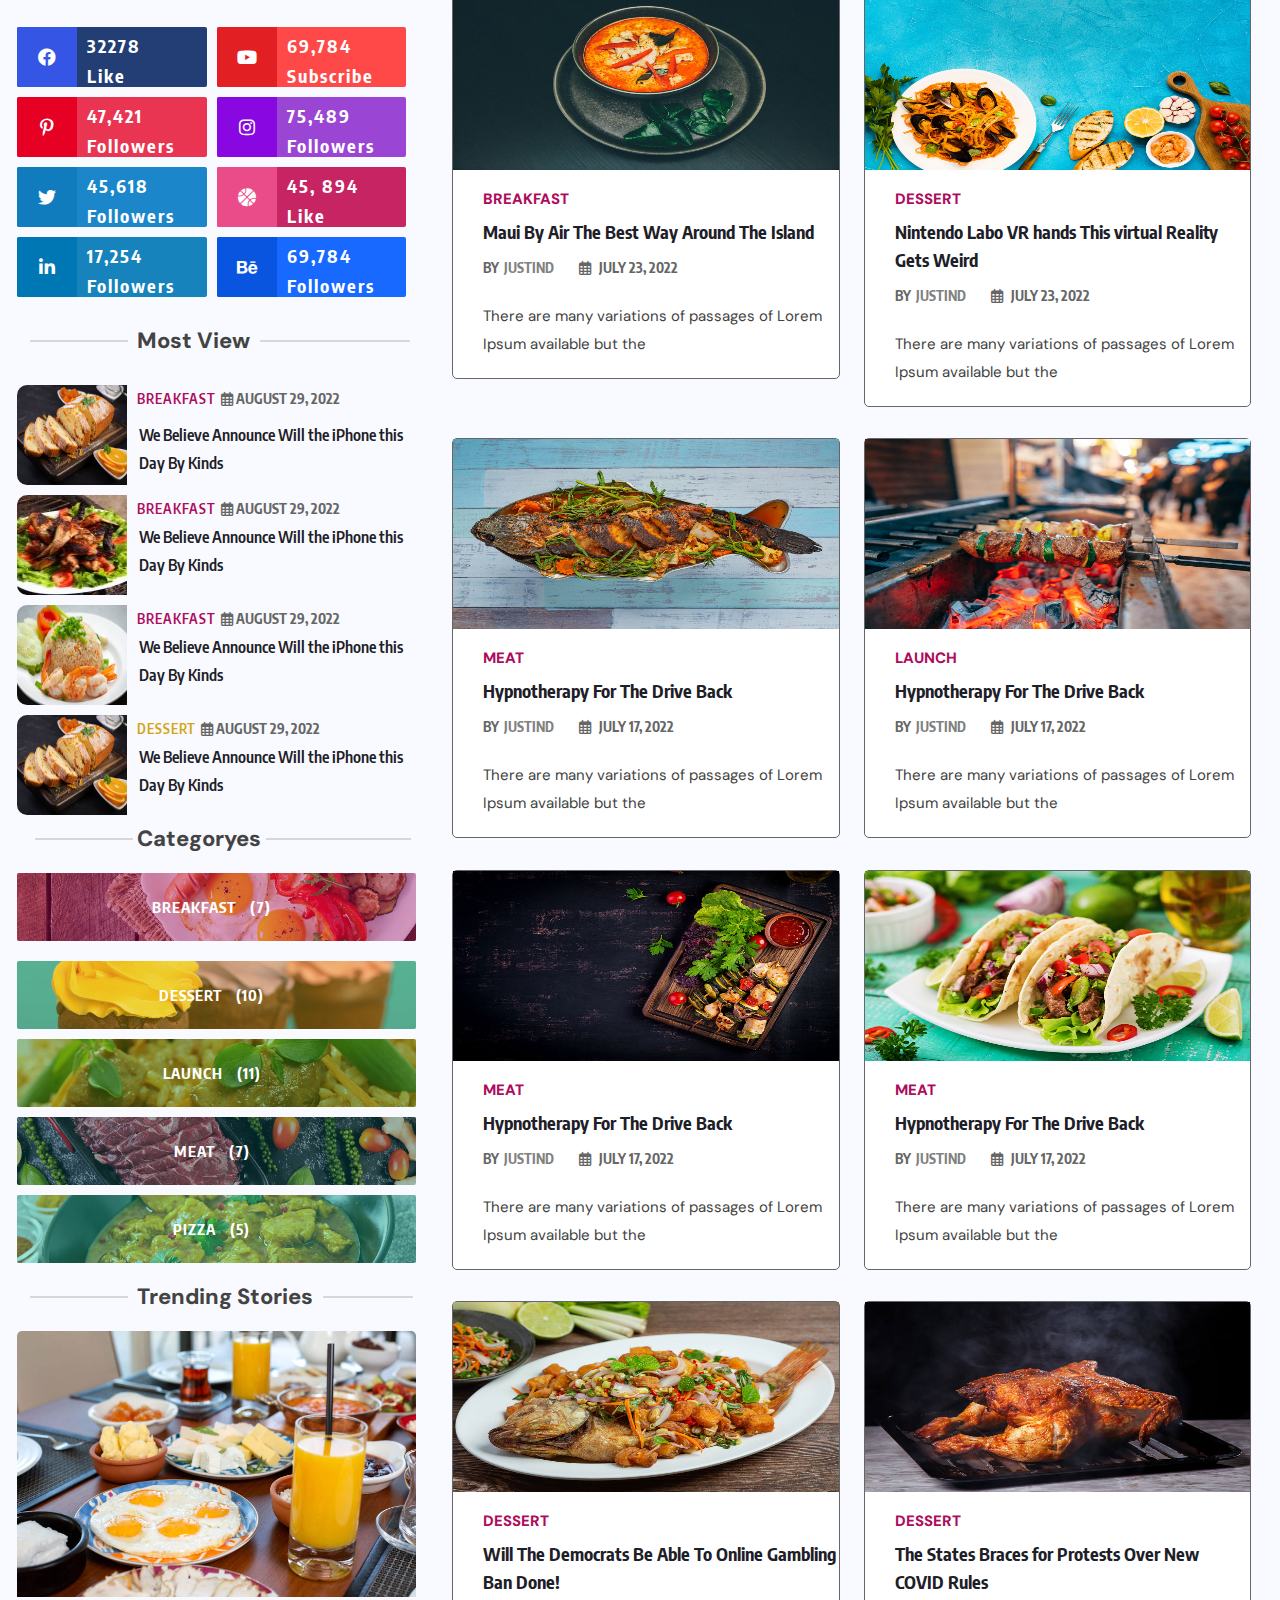
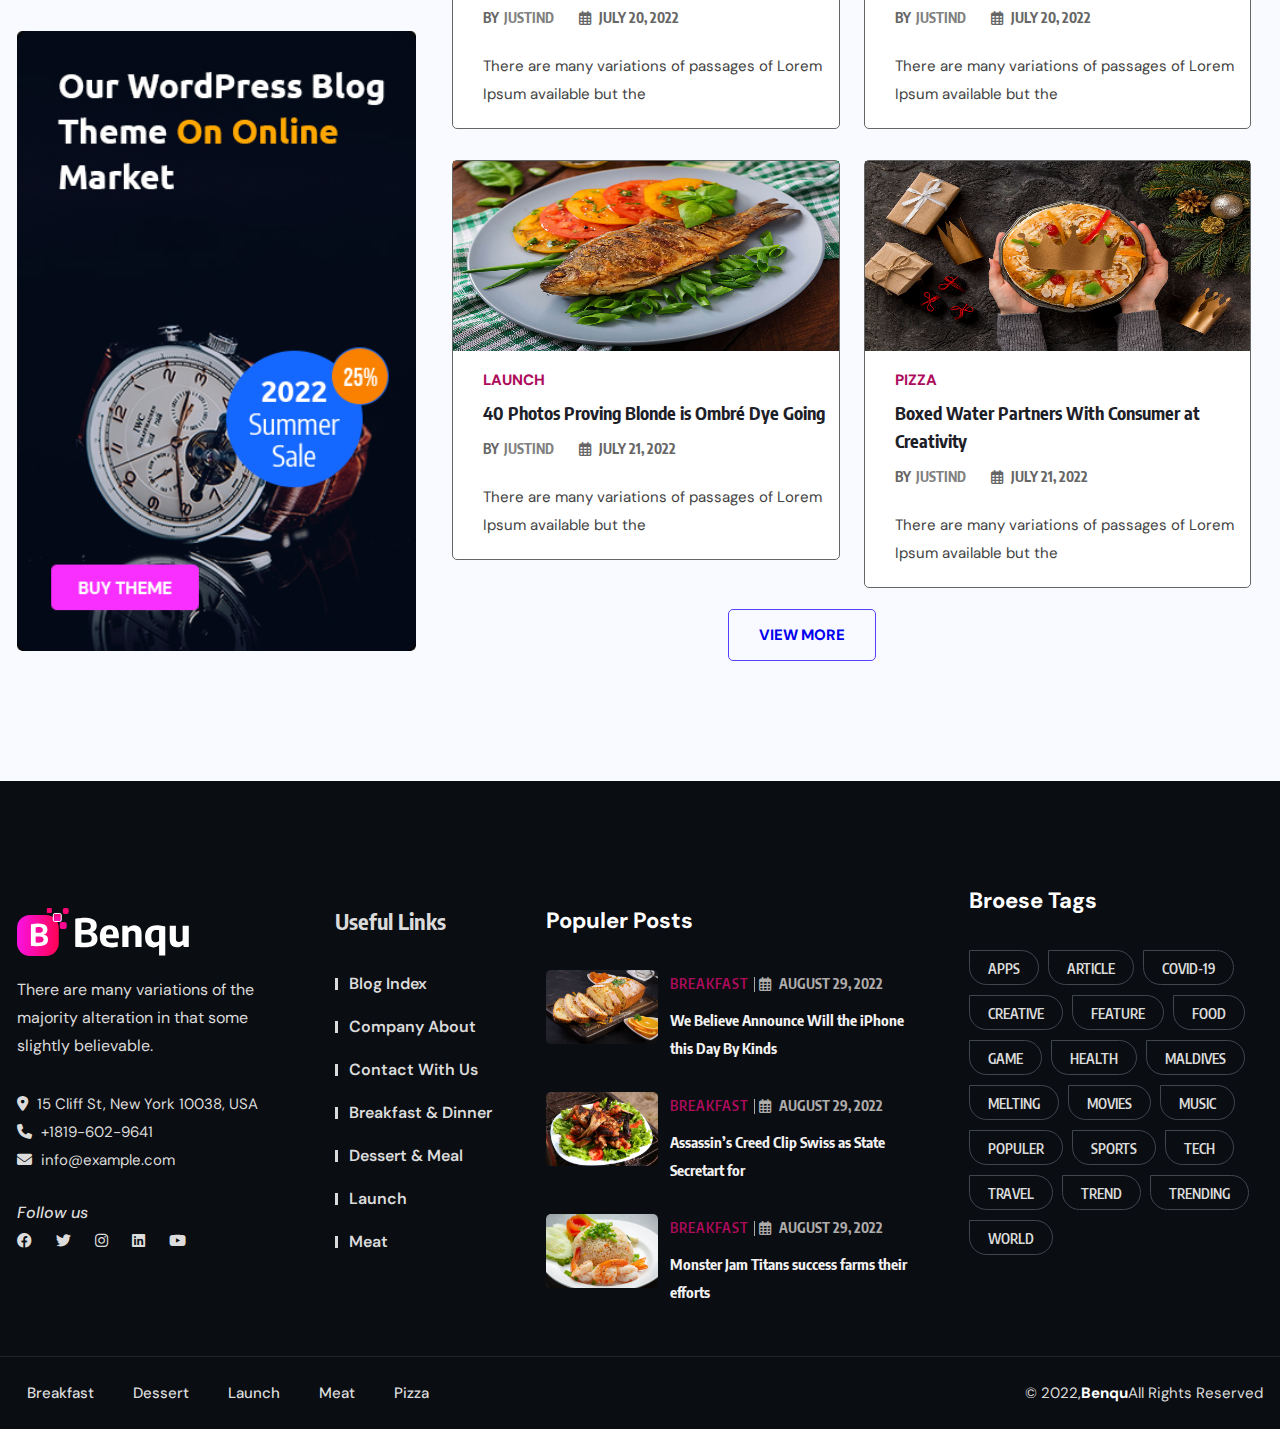
<file: portfolio/food website/extra-website/index.html>
<!DOCTYPE html>

<html>

<head>

	<title>Just another My Blog Site</title>

	<!-- fonts css -->
	<link href="assets/css/fonts.css" rel="stylesheet">

	<!-- icon css -->
	<link href="assets/image/fast-food.png" rel="icon">

	<!-- font-awesome css -->
	<link href="assets/css/all.min.css" rel="stylesheet">

	<!-- custom css -->
	<link href="assets/css/style.css" rel="stylesheet">

</head>

<body>



	<!-- header Start -->
	<header>
		<div class="container">
			<div class="row">
				<div class="w-9">
					<div class="menu">
						<ul class="d-flex">
							<li><a href="#">Home<i class="fa-solid fa-angle-right"></i></a></li>
							<li><a href="#">Features<i class="fa-solid fa-angle-right"></i></a>
								
							</li>
							<li><a href="#">Categorys <i class="fa-solid fa-angle-right"></i></a>
								
							</li>
							<li><a href="#">Shop <i class="fa-solid fa-angle-right"></i></a>
								
							</li>
							<li><a href="#">pages<i class="fa-solid fa-angle-right"></i></a>
								
							</li>
							<li><a href="#">Tags<i class="fa-solid fa-angle-right"></i></a>
								
							</li>
							<li><a href="#">Contact<i class="fa-solid fa-angle-right"></i> </a></li>
						</ul>
					</div>
				</div>
				<div class="w-3 d-flex justify-end align-center">
					<form>
						<div class="search-box">
							<input type="search" placeholder="Search Here">
							<button type="submit"><i class="fa-solid fa-magnifying-glass"></i></button>
						</div>
					</form>
				</div>
			</div>
		</div>
	</header>
	<!-- header End -->
	<!-- foodstyle-1 start -->
	<section class="foodstyle">
		<div class="container">
			<div class="row">
				<div class="w-3">
					<div class="post-item">
						<div class="post-thumb">
							<a href="#"><img src="assets/image/food-4.jpg"></a>
						</div>
						<div class="post-content">
							<a href="#"><span>Launch</span></a>
							<h4><a href="#">40 Photos Proving Blonde is Ombré</a></h4>
							<span><i class="fa-solid fa-calendar-days"></i> July 21, 2022</span>
						</div>
					</div>
				</div>

				<div class="w-3">
					<div class="post-item">
						<div class="post-thumb">
							<a href="#"><img src="assets/image/food-5.jpg"></a>
						</div>
						<div class="post-content">
							<a href="#"><span>BREAKFAST</span></a>
							<h4><a href="#">Assassin’s Creed Clip Swiss as State</a></h4>
							<span><i class="fa-solid fa-calendar-days"></i> AUGUST 29, 2022</span>
						</div>
					</div>
				</div>

				<div class="w-3">
					<div class="post-item">
						<div class="post-thumb">
							<a href="#"><img src="assets/image/food-6.jpg"></a>
						</div>
						<div class="post-content">
							<a href="#"><span>DESSERT</span></a>
							<h4><a href="#">Barbecue Party Tips For As Truly</a></h4>
							<span><i class="fa-solid fa-calendar-days"></i> AUGUST 8, 2022</span>
						</div>
					</div>
				</div>

				<div class="w-3">
					<div class="post-item">
						<div class="post-thumb">
							<a href="#"><img src="assets/image/food-7.jpg"></a>
						</div>
						<div class="post-content">
							<a href="#"><span>DESSERT</span></a>
							<h4><a href="#">Do You Like Your Playing Style?</a></h4>
							<span><i class="fa-solid fa-calendar-days"></i> AUGUST 29, 2022</span>
						</div>
					</div>
				</div>

			</div>
		</div>
	</section>

	<!-- foodstyle-1 end -->

	<!-- slider start -->

	<section class="slider-bar">
		<div class="container">
			<div class="row">

				<div class="slider">
					<div class="w-8">
						<div class="widget-wrap">
							    <div class="slider1">
									<div class="slider-img">
										<img src="assets/image/sv2.jpg	">
									</div>
									<div class="slider-content">
										<a href="#"><span>Launch</span></a>
										<a href="#">
											<h1>Hypnotherapy For The Drive Back</h1>
										</a>
										<div class="slider-meta">
											<ul class="d-flex flex-start justify-between">
												<li><i class="fa-solid fa-user"></i><a href="#">Justind</a></li>
												<li><i class="fa-solid fa-calendar-days"></i><a href="#"> July 17,
														2022</a>
												</li>
												<li><i class="fa-solid fa-comments"></i><a href="#">0 Comments</a></li>
											</ul>
										</div>
									</div>
							     </div>

							<div class="slider2">

								<div class="row">
									<div class="w-12 d-flex">
										<div class="w-6">
											<div class="card">
												<div class="card-img">
													<img src="assets/image/food-16.jpg" height="300px">
													<a href="#"><span>PIZZA</span></a>
												</div>

												<div class="card-content">
													<h1><a href="#">World Travel Holdings Will Be Honored Other
															Recipients</a></h1>
													<ul class="d-flex flex-start">
														<li><span>BY</span> <a href="#">Justind</a></li>
														<li><i class="fa-solid fa-calendar-days"></i><a href="#"> July
																17,
																2022</a></li>
														<li><i class="fa-solid fa-comments"></i><a href="#">3
																Comments</a>
														</li>
													</ul>
												</div>
											</div>
										</div>

										<div class="w-6">
											<div class="card">
												<div class="card-img">
													<img src="assets/image/food-180.jpg" height="300px">
													<a href="#"><span>BREAKFAST</span></a>
												</div>

												<div class="card-content">
													<h1><a href="#">We Believe Apple Announce at the iPhone 11 on this
															Day</a></h1>
													<ul class="d-flex flex-start">
														<li><span>BY</span> <a href="#">Justind</a></li>
														<li><i class="fa-solid fa-calendar-days"></i><a href="#"> July
																17,
																2022</a></li>
														<li><i class="fa-solid fa-comments"></i><a href="#">0
																Comments</a>
														</li>
													</ul>
												</div>
											</div>
										</div>
									</div>
								</div>
							</div>
						</div>
					</div>
					<div class="w-4 post">

						<div class="post-item">
							<div class="post-thumb">
								<img src="assets/image/food-19.jpg">
							</div>

							<div class="post-content">
								<div class="post-btn d-flex align-center">
									<a href="#">DESSERT</a>
								</div>
								<h4><a href="#">Zombie attack face continued Swiss State…</a></h4>
								<span><i class="fa-solid fa-calendar-days"></i> AUGUST 29, 2022</span>
							</div>
						</div>
						<div class="post-item">
							<div class="post-thumb">
								<img src="assets/image/food-27.jpg">
							</div>

							<div class="post-content">
								<div class="post-btn d-flex align-center">
									<a href="#">DESSERT</a>
								</div>
								<h4><a href="#">Zombie attack face continued Swiss State…</a></h4>
								<span><i class="fa-solid fa-calendar-days"></i> AUGUST 29, 2022</span>
							</div>
						</div>
						<div class="post-item">
							<div class="post-thumb">
								<img src="assets/image/food-12.jpg">
							</div>

							<div class="post-content">
								<div class="post-btn d-flex align-center">
									<a href="#">DESSERT</a>
								</div>
								<h4><a href="#">Zombie attack face continued Swiss State…</a></h4>
								<span><i class="fa-solid fa-calendar-days"></i> AUGUST 29, 2022</span>
							</div>
						</div>
						<div class="post-item">
							<div class="post-thumb">
								<img src="assets/image/food-13.jpg">
							</div>

							<div class="post-content">
								<div class="post-btn d-flex align-center">
									<a href="#">DESSERT</a>
								</div>
								<h4><a href="#">Zombie attack face continued Swiss State…</a></h4>
								<span><i class="fa-solid fa-calendar-days"></i> AUGUST 29, 2022</span>
							</div>
						</div>
						<div class="post-item">
							<div class="post-thumb">
								<img src="assets/image/food-1.jpg">
							</div>

							<div class="post-content">
								<div class="post-btn d-flex align-center">
									<a href="#">DESSERT</a>
								</div>
								<h4><a href="#">Zombie attack face continued Swiss State…</a></h4>
								<span><i class="fa-solid fa-calendar-days"></i> AUGUST 29, 2022</span>
							</div>
						</div>

						<div class="post-item">
							<div class="post-thumb">
								<img src="assets/image/food-15.jpg">
							</div>

							<div class="post-content">
								<div class="post-btn d-flex align-center">
									<a href="#">DESSERT</a>
								</div>
								<h4><a href="#">Zombie attack face continued Swiss State…</a></h4>
								<span><i class="fa-solid fa-calendar-days"></i> AUGUST 29, 2022</span>
							</div>
						</div>


					</div>
				</div>
			</div>
		</div>
	</section>

	<!-- slider end -->

	<!-- Drive start -->

	<section class="drive">
		<div class="container">
			<div class="row">
				<div class="w-12">
					<div class="drive-menu d-flex">
						<div class="w-6">
							<div class="drive-img">
								<img src="assets/image/sv2.jpg">
							</div>
							<div class="drive-content">
								<a href="#"><span>DESSERT</span></a>
								<a href="#">
									<h3>Nintendo Labo VR hands This virtual Reality Gets Weird</h3>
								</a>
								<div class="drive-meta">
									<ul class="d-flex flex-start justify-between">
										<li><i class="fa-solid fa-user"></i><a href="#">Justind</a></li>
										<li><i class="fa-solid fa-calendar-days"></i><a href="#"> July 16,
												2022</a>
										</li>
										<li><i class="fa-solid fa-comments"></i><a href="#">0 Comments</a></li>
									</ul>
								</div>
							</div>
						</div>
			
						<div class="w-3">
							<div class="menu">
								<div class="menu-img">
									<img src="assets/image/food-9.jpg"> 
								</div>
							
								<div class="menu-content">
									<a href="#"><span>LAUNCH</span></a>
									<a href="#">
										<h3>Hypnotherapy For The Drive Back</h3>
									</a>
									<div class="menu-meta">
										<ul class="d-flex flex-start justify-between">
											<li><i class="fa-solid fa-user"></i><a href="#">Justind</a></li>
											<li><i class="fa-solid fa-comments"></i><a href="#">0 Comments</a></li>
										</ul>
									</div>
								</div>
							</div>
						</div>
						<div class="w-3">
							<div class="menu">
								<div class="menu-img">
									<img src="assets/image/food-28.jpg"> 
								</div>
							
								<div class="menu-content">
									<a href="#"><span>DESSERT</span></a>
									<a href="#">
										<h3>Will The Democrats Be Able To Online Gambling Ban Done!</h3>
									</a>
									<div class="menu-meta">
										<ul class="d-flex flex-start justify-between">
											<li><i class="fa-solid fa-user"></i><a href="#">Justind</a></li>
											<li><i class="fa-solid fa-comments"></i><a href="#">0 Comments</a></li>
										</ul>
									</div>
								</div>
							</div>
						</div>
					</div>
				</div>
								
						<div class="w-12 d-flex">
							<div class="w-3">
								<div class="drive-post">
									<div class="drive-img1">
										<img src="assets/image/food-38.jpg" height="300px">
										<a href="#"><span>MEAT</span></a>
									</div>
		
									<div class="drive-content1">
										<h1><a href="#">World Travel Holdings Will Be Honored Other
												Recipients</a></h1>
										<ul class="d-flex flex-start">
											<li><span>BY</span> <a href="#">Justind</a></li>
											<li><i class="fa-solid fa-calendar-days"></i><a href="#"> July 17, 2022</a></li>
										</ul>
									</div>
								</div>
							</div>
							<div class="w-3 d-flex">
								<div class="drive-post">
									<div class="drive-img2">
										<img src="assets/image/food-39.jpg" height="300px">
										<a href="#"><span>LAUNCH</span></a>
									</div>
		
									<div class="drive-content2">
										<h1><a href="#">World Travel Holdings Will Be Honored Other
												Recipients</a></h1>
										<ul class="d-flex flex-start">
											<li><span>BY</span> <a href="#">Justind</a></li>
											<li><i class="fa-solid fa-calendar-days"></i><a href="#"> July 17, 2022</a></li>
										</ul>
									</div>
							    </div>
						     </div>
							 <div class="w-3 d-flex">
								<div class="drive-post">
									<div class="drive-img3">
										<img src="assets/image/food-40.jpg" height="300px">
										<a href="#"><span>MEAT</span></a>
									</div>
		
									<div class="drive-content3">
										<h1><a href="#">World Travel Holdings Will Be Honored Other
												Recipients</a></h1>
										<ul class="d-flex flex-start">
											<li><span>BY</span> <a href="#">Justind</a></li>
											<li><i class="fa-solid fa-calendar-days"></i><a href="#"> July 17, 2022</a></li>
										</ul>
									</div>
							    </div>
						     </div>
							 <div class="w-3 d-flex">
								<div class="drive-post">
									<div class="drive-img4">
										<img src="assets/image/food-41.jpg" height="300px">
										<a href="#"><span>MEAT</span></a>
									</div>
		
									<div class="drive-content4">
										<h1><a href="#">World Travel Holdings Will Be Honored Other
												Recipients</a></h1>
										<ul class="d-flex flex-start">
											<li><span>BY</span> <a href="#">Justind</a></li>
											<li><i class="fa-solid fa-calendar-days"></i><a href="#"> July 17, 2022</a></li>
										</ul>
									</div>
							    </div>
						     </div>
						</div>					
			</div>
		</div>
	</section>

	<!-- Drive end -->
	<!-- booking start -->

	<section class="booking">
		<div class="container">
			<div class="row">
					<div class="w-4 booking-item">
						<div class="booking-title">
							<h2>Trending Stories</h2>
						</div>
						<div class="booking-img">
							<a href="#"><img src="assets/image/food-22.jpg"></a>
						</div>
						<div class="booking-ply-btn">
							<a href="#">
								<i class="fa-solid fa-circle-play"></i>
							</a>
						</div>
						<div class="booking-content">
								<a href="#"><span>DESSERT</span></a>
								<a href="#"><h3>Nintendo Labo VR hands This virtual Reality Gets Weird</h3></a>
							<div class="booking-meta">
								<ul class="d-flex flex-start justify-between">
									<li><a href="#">BY Justind</a></li>
									<li><i class="fa-solid fa-calendar-days"></i><a href="#"> July 16, 2022</a></li>
									<li><i class="fa-solid fa-comments"></i><a href="#">0 Comments</a></li>						 
								</ul>					
							</div>
						</div>

					</div>
					<div class="w-4 booking-menu">
						<div class="post-item">
							<div class="post-thumb">
								<a href="#"><img src="assets/image/food-31.jpg"></a>
							</div>
							<div class="post-content">
								<a href="#"><p>Launch</p></a>
								<h3><a href="#">Old Fashioned For Preventing Allergies And Chemical..</a></h3>
								<p><i class="fa-solid fa-calendar-days"></i> July 23, 2022</p>
							</div>
						</div>
						<div class="post-item">
							<div class="post-thumb">
								<a href="#"><img src="assets/image/food-11.jpg"></a>
							</div>
							<div class="post-content">
								<a href="#"><p>DESSERT</p></a>
								<h3><a href="#">Will The Democrats Be Able To Reverse</a></h3>
								<p><i class="fa-solid fa-calendar-days"></i> July 23, 2022</p>
							</div>
						</div>
						<div class="post-item">
							<div class="post-thumb">
								<a href="#"><img src="assets/image/food-46.jpg"></a>
							</div>
							<div class="post-content">
								<a href="#"><p>BREAKFAST</p></a>
								<h3><a href="#">The Best Coworking Space for Technical Developers</a></h3>
								<p><i class="fa-solid fa-calendar-days"></i> July 23, 2022</p>
							</div>
						</div>
						<div class="post-item">
							<div class="post-thumb">
								<a href="#"><img src="assets/image/food-8.jpg"></a>
							</div>
							<div class="post-content">
								<a href="#"><p>MEAT</p></a>
								<h3><a href="#">Hypnotherapy For The Drive Back</a></h3>
								<p><i class="fa-solid fa-calendar-days"></i> July 17, 2022</p>
							</div>
						</div>
					</div>

					<div class="w-4 booking-menu">
						<div class="post-item">
							<div class="post-thumb">
								<a href="#"><img src="assets/image/food-38.jpg"></a>
							</div>
							<div class="post-content">
								<a href="#"><p>Launch</p></a>
								<h3><a href="#">Old Fashioned For Preventing Allergies And Chemical..</a></h3>
								<p><i class="fa-solid fa-calendar-days"></i> July 23, 2022</p>
							</div>
						</div>
						<div class="post-item">
							<div class="post-thumb">
								<a href="#"><img src="assets/image/food-40.jpg"></a>
							</div>
							<div class="post-content">
								<a href="#"><p>DESSERT</p></a>
								<h3><a href="#">Will The Democrats Be Able To Reverse</a></h3>
								<p><i class="fa-solid fa-calendar-days"></i> July 23, 2022</p>
							</div>
						</div>
						<div class="post-item">
							<div class="post-thumb">
								<a href="#"><img src="assets/image/food-8.jpg"></a>
							</div>
							<div class="post-content">
								<a href="#"><p>BREAKFAST</p></a>
								<h3><a href="#">The Best Coworking Space for Technical Developers</a></h3>
								<p><i class="fa-solid fa-calendar-days"></i> July 23, 2022</p>
							</div>
						</div>
						<div class="post-item">
							<div class="post-thumb">
								<a href="#"><img src="assets/image/food-8.jpg"></a>
							</div>
							<div class="post-content">
								<a href="#"><p>MEAT</p></a>
								<h3><a href="#">Hypnotherapy For The Drive Back</a></h3>
								<p><i class="fa-solid fa-calendar-days"></i> July 17, 2022</p>
							</div>
						</div>
					</div>
			</div>
		</div>
	</section>
	<!-- booking end -->

	<!-- product start -->
	<section class="product">
		<div class="container">
			<div class="row">
				<div class="w-4">
					<div class="product-title">
						<h2>Follow Us</h2>
					</div>
					<div class="social-post">
						<div class="social-counter d-flex">
							<div class="social-item-1">
								<a href="#">
									<i class="fa-brands fa-facebook"></i>
									<span class="flower-count">32278</span>
									<span class="flower">Like</span>
								</a>
							</div>
							<div class="social-item-2">
								<a href="#">
									<i class="fa-brands fa-youtube"></i>
									<span class="flower-count">69,784</span>
									<span class="flower">Subscribe</span>
								</a>
							</div>
							<div class="social-item-3">
								<a href="#">
									<i class="fa-brands fa-pinterest-p"></i>
									<span class="flower-count">47,421</span>
									<span class="flower">Followers</span>
								</a>
							</div>
							<div class="social-item-4">
								<a href="#">
									<i class="fa-brands fa-instagram"></i>
									<span class="flower-count">75,489</span>
									<span class="flower">Followers</span>
								</a>
							</div>
							<div class="social-item-5">
								<a href="#">
									<i class="fa-brands fa-twitter"></i>
									<span class="flower-count">45,618</span>
									<span class="flower">Followers</span>
								</a>
							</div>
							<div class="social-item-6">
								<a href="#">
									<i class="fa-solid fa-basketball"></i>
									<span class="flower-count">45, 894</span>
									<span class="flower">Like</span>
								</a>
							</div>
							<div class="social-item-7">
								<a href="#">
									<i class="fa-brands fa-linkedin-in"></i>
									<span class="flower-count">17,254</span>
									<span class="flower">Followers</span>
								</a>
							</div>
							<div class="social-item-8">
								<a href="#">
									<i class="fa-brands fa-behance"></i>
									<span class="flower-count">69,784</span>
									<span class="flower">Followers</span>
								</a>
							</div>
						</div>
					</div>

					<div class="product-section">
						<div class="product-name">
							<h2>Most View</h2>
						</div>
						<div class="product-menu">
							<div class="product-style d-flex">
								<div class="product-img">
									<a href="#"><img src="assets/image/food-1.jpg"></a>
								
									<div class="product-content d-flex">
										<div class="product-meta d-flex">
											<a href="#"><span>BREAKFAST</span></a>
											<span> <i class="fa-solid fa-calendar-days"></i> August 29, 2022</span>
										</div>
										<h4><a href="#">We Believe Announce Will the iPhone this Day By Kinds</a></h4>
									</div>
								</div>
							</div>
						</div>

						<div class="product-menu-1">
							<div class="product-style d-flex">
								<div class="product-img">
									<a href="#"><img src="assets/image/food-5.jpg"></a>
								
									<div class="product-content">
										<div class="product-meta d-flex">
											<a href="#"><span>BREAKFAST</span></a>
											<span> <i class="fa-solid fa-calendar-days"></i> August 29, 2022</span>
										</div>
										<h4><a href="#">We Believe Announce Will the iPhone this Day By Kinds</a></h4>
									</div>
								</div>
							</div>
						</div>

						<div class="product-menu-2">
							<div class="product-style d-flex">
								<div class="product-img">
									<a href="#"><img src="assets/image/food-25.jpg"></a>
								
									<div class="product-content">
										<div class="product-meta">
											<a href="#"><span>BREAKFAST</span></a>
											<span> <i class="fa-solid fa-calendar-days"></i> August 29, 2022</span>
										</div>
										<h4><a href="#">We Believe Announce Will the iPhone this Day By Kinds</a></h4>
									</div>
								</div>
							</div>
						</div>

						<div class="product-menu-3">
							<div class="product-style d-flex">
								<div class="product-img">
									<a href="#"><img src="assets/image/food-1.jpg"></a>
								
									<div class="product-content ">
										<div class="product-meta">
											<a href="#"><span>DESSERT</span></a>
											<span> <i class="fa-solid fa-calendar-days"></i> August 29, 2022</span>
										</div>
										<h4><a href="#">We Believe Announce Will the iPhone this Day By Kinds</a></h4>
									</div>
								</div>
							</div>
						</div>
					</div>

					<div class="Categoryes">
						<div class="Categoryes-name align-center">
							<h2>Categoryes</h2>
						</div>
						<div class="Categoryes-item-post">
							<div class="Categoryes-item">
								<a href="#">Breakfast
									<span>(7)</span>
								</a>
								<div class="bg-overlay"></div>
							</div>
						</div>
						<div class="Categoryes-item-post-1">
							<div class="Categoryes-item">
								<a href="#">DESSERT
									<span>(10)</span>
								</a>
								<div class="bg-overlay-1"></div>
							</div>
						</div>
						<div class="Categoryes-item-post-2">
							<div class="Categoryes-item">
								<a href="#">LAUNCH
									<span>(11)</span>
								</a>
								<div class="bg-overlay-2"></div>
							</div>
						</div>
						<div class="Categoryes-item-post-3">
							<div class="Categoryes-item">
								<a href="#">MEAT
									<span>(7)</span>
								</a>
								<div class="bg-overlay-3"></div>
							</div>
						</div>
						<div class="Categoryes-item-post-4">
							<div class="Categoryes-item">
								<a href="#">PIZZA
									<span>(5)</span>
								</a>
								<div class="bg-overlay-4"></div>
							</div>
						</div>
					</div>

					<div class="tranding">
						<div class="tranding-name align-center">
							<h2>Trending Stories</h2>
						</div>
						<div class="tranding-content">
							<div class="tranding-img">
								<a href="#"><img src="assets/image/food-35.jpg"></a>
							</div>
							<!-- <div class="tranding-post">
								 <div class="tranding-play-button">
									<a href="#">
									 <i class="fa-solid fa-play"></i>  
									</a>
								 </div>  
								<h4>Boxed Water Partners With To Consumer Creativity.</h4>
								<ul>
									<li>BY <a href="#">Justind</a></li>
									<li><i class="fa-solid fa-calendar-days"></i> July 23, 2022</li>
									<li> <i class="fa-solid fa-eye"></i> 184 Views</li>
								</ul>
							</div>  -->
							<div class="adds">
								<img src="assets/image/adds.jpg">
							</div>
						</div>
					</div>
				</div>


				<div class="w-8 d-flex">

					<div class="w-6">
						<div class="box">
							<div class="box-img">
								<a href="#"><img src="assets/image/food-36.jpg"></a>
							</div>

							<div class="box-content">
								<a href="#"><span> BREAKFAST</span></a>
								<a href="#">
									<h4>Maui By Air The Best Way Around The Island</h4>
								</a>
								<ul class="d-flex">
									<li><span>BY</span><a href="#">Justind</a></li>
									<li><i class="fa-solid fa-calendar-days"></i> July 23, 2022</li>
								</ul>
								<p>There are many variations of passages of Lorem Ipsum available but the</p>
							</div>
						</div>
					</div>
					<div class="w-6">
						<div class="box">
							<div class="box-img">
								<a href="#"><img src="assets/image/food-37.jpg"></a>
							</div>

							<div class="box-content">
								<a href="#"><span> DESSERT</span></a>
								<a href="#">
									<h4>Nintendo Labo VR hands This virtual Reality Gets Weird</h4>
								</a>
								<ul class="d-flex">
									<li><span>BY</span><a href="#">Justind</a></li>
									<li><i class="fa-solid fa-calendar-days"></i> July 23, 2022</li>
								</ul>
								<p>There are many variations of passages of Lorem Ipsum available but the</p>
							</div>
						</div>
					</div>
					<div class="w-6">
						<div class="box">
							<div class="box-img">
								<a href="#"><img src="assets/image/food-38.jpg"></a>
							</div>

							<div class="box-content">
								<a href="#"><span> MEAT</span></a>
								<a href="#">
									<h4>Hypnotherapy For The Drive Back</h4>
								</a>
								<ul class="d-flex">
									<li><span>BY</span><a href="#">Justind</a></li>
									<li><i class="fa-solid fa-calendar-days"></i> July 17, 2022</li>
								</ul>
								<p>There are many variations of passages of Lorem Ipsum available but the</p>
							</div>
						</div>
					</div>
					<div class="w-6">
						<div class="box">
							<div class="box-img">
								<a href="#"><img src="assets/image/food-39.jpg"></a>
							</div>

							<div class="box-content">
								<a href="#"><span> LAUNCH</span></a>
								<a href="#">
									<h4>Hypnotherapy For The Drive Back</h4>
								</a>
								<ul class="d-flex">
									<li><span>BY</span><a href="#">Justind</a></li>
									<li><i class="fa-solid fa-calendar-days"></i> July 17, 2022</li>
								</ul>
								<p>There are many variations of passages of Lorem Ipsum available but the</p>
							</div>
						</div>
					</div>
					<div class="w-6">
						<div class="box">
							<div class="box-img">
								<a href="#"><img src="assets/image/food-40.jpg"></a>
							</div>

							<div class="box-content">
								<a href="#"><span> MEAT</span></a>
								<a href="#">
									<h4>Hypnotherapy For The Drive Back</h4>
								</a>
								<ul class="d-flex">
									<li><span>BY</span><a href="#">Justind</a></li>
									<li><i class="fa-solid fa-calendar-days"></i> July 17, 2022</li>
								</ul>
								<p>There are many variations of passages of Lorem Ipsum available but the</p>
							</div>
						</div>
					</div>
					<div class="w-6">
						<div class="box">
							<div class="box-img">
								<a href="#"><img src="assets/image/food-41.jpg"></a>
							</div>

							<div class="box-content">
								<a href="#"><span> MEAT</span></a>
								<a href="#">
									<h4>Hypnotherapy For The Drive Back</h4>
								</a>
								<ul class="d-flex">
									<li><span>BY</span><a href="#">Justind</a></li>
									<li><i class="fa-solid fa-calendar-days"></i> July 17, 2022</li>
								</ul>
								<p>There are many variations of passages of Lorem Ipsum available but the</p>
							</div>
						</div>
					</div>
					<div class="w-6">
						<div class="box">
							<div class="box-img">
								<a href="#"><img src="assets/image/food-42.jpg"></a>
							</div>

							<div class="box-content">
								<a href="#"><span> DESSERT</span></a>
								<a href="#">
									<h4>Will The Democrats Be Able To Online Gambling Ban Done!</h4>
								</a>
								<ul class="d-flex">
									<li><span>BY</span><a href="#">Justind</a></li>
									<li><i class="fa-solid fa-calendar-days"></i> July 20, 2022</li>
								</ul>
								<p>There are many variations of passages of Lorem Ipsum available but the</p>
							</div>
						</div>
					</div>
					<div class="w-6">
						<div class="box">
							<div class="box-img">
								<a href="#"><img src="assets/image/food-43.jpg"></a>
							</div>

							<div class="box-content">
								<a href="#"><span> DESSERT</span></a>
								<a href="#">
									<h4>The States Braces for Protests Over New COVID Rules</h4>
								</a>
								<ul class="d-flex">
									<li><span>BY</span><a href="#">Justind</a></li>
									<li><i class="fa-solid fa-calendar-days"></i> July 20, 2022</li>
								</ul>
								<p>There are many variations of passages of Lorem Ipsum available but the</p>
							</div>
						</div>
					</div>
					<div class="w-6">
						<div class="box">
							<div class="box-img">
								<a href="#"><img src="assets/image/food-44.jpg"></a>
							</div>

							<div class="box-content">
								<a href="#"><span> LAUNCH</span></a>
								<a href="#">
									<h4>40 Photos Proving Blonde is Ombré Dye Going</h4>
								</a>
								<ul class="d-flex">
									<li><span>BY</span><a href="#">Justind</a></li>
									<li><i class="fa-solid fa-calendar-days"></i> July 21, 2022</li>
								</ul>
								<p>There are many variations of passages of Lorem Ipsum available but the</p>
							</div>
						</div>
					</div>
					<div class="w-6">
						<div class="box">
							<div class="box-img">
								<a href="#"><img src="assets/image/food-45.jpg"></a>
							</div>

							<div class="box-content">
								<a href="#"><span> PIZZA</span></a>
								<a href="#">
									<h4>Boxed Water Partners With Consumer at Creativity</h4>
								</a>
								<ul class="d-flex">
									<li><span>BY</span><a href="#">Justind</a></li>
									<li><i class="fa-solid fa-calendar-days"></i> July 21, 2022</li>
								</ul>
								<p>There are many variations of passages of Lorem Ipsum available but the</p>
							</div>
						</div>
					</div>
					<div class="button">
						<div class="btn">
							<a href="#">View More</a>
						</div>
					</div>
				</div>
			</div>
	</section>

	<!-- product end -->
	<!--  footer start -->

	<footer class="site-footer">
		<div class="footer-top">
			<div class="container">
				<div class="row">
					<div class="w-3 widget-items">
						<div class="footer-img">
							<img src="assets/image/logo-white.svg">
						</div>
						<div class="footer-text">
							<p>There are many variations of the majority alteration in that some slightly believable.
							</p>
						</div>
						<div class="contact-info">
							<ul>
								<li><a href="#"> <i class="fa-solid fa-location-dot"></i> 15 Cliff St, New York 10038,
										USA</a></li>
								<li><a href="#"> <i class="fa-solid fa-phone"></i> +1819-602-9641</a></li>
								<li><a href="#"><i class="fa-solid fa-envelope"></i> info@example.com</a></li>
							</ul>
						</div>
						<div class="global-social">
							<span>Follow us</span>
							<ul>
								<li><a href="#"><i class="fa-brands fa-facebook"></i></a></li>
								<li><a href="#"><i class="fa-brands fa-twitter"></i></a></li>
								<li><a href="#"><i class="fa-brands fa-instagram"></i></a></li>
								<li><a href="#"><i class="fa-brands fa-linkedin"></i></a></li>
								<li><a href="#"><i class="fa-brands fa-youtube"></i></a></li>
							</ul>
						</div>
					</div>
					<div class="w-2">
						<div class="links-items">
							<h4 class="footer-title">Useful Links</h4>
							<div class="link-container">
								<ul>
									<li><a href="#">Blog Index</a></li>
									<li><a href="#">Company About</a></li>
									<li><a href="#">Contact With Us</a></li>
									<li><a href="#">Breakfast & Dinner</a></li>
									<li><a href="#">Dessert & Meal</a></li>
									<li><a href="#">Launch</a></li>
									<li><a href="#">Meat</a></li>
								</ul>
							</div>
						</div>
					</div>
					<div class="w-4">
						<div class="post-items d-flex">
							<h4 class="footer-title">Populer Posts</h4>

							<div class="content-style d-flex">
								<div class="post-img">
									<a href="#">
										<img src="assets/image/food-1.jpg">
									</a>
								</div>
								<div class="w-8 d-flex justify-start">
									<div class="post-content d-flex">
										<div class="post-name">
											<a href="#"><span>Breakfast</span></a>
										</div>
										<span class="post-date"><i class="fa-solid fa-calendar-days"></i> August 29,
											2022</span>
									</div>
									<h4><a href="#">We Believe Announce Will the iPhone this Day By Kinds</a></h4>
								</div>
							</div>

							<div class="content-style d-flex">
								<div class="post-img">
									<a href="#">
										<img src="assets/image/food-2.jpg">
									</a>
								</div>
								<div class="w-8 d-flex">
									<div class="post-content d-flex justify-start">
										<div class="post-name">
											<a href="#"><span>Breakfast</span></a>
										</div>
										<span class="post-date "><i class="fa-solid fa-calendar-days"></i> August 29,
											2022</span>
									</div>
									<h4><a href="#">Assassin’s Creed Clip Swiss as State Secretart for</a></h4>
								</div>
							</div>

							<div class="content-style d-flex">
								<div class="post-img">
									<a href="#">
										<img src="assets/image/food-3.jpg">
									</a>
								</div>
								<div class="w-8 d-flex">
									<div class="post-content d-flex justify-start">
										<div class="post-name">
											<a href="#"><span>Breakfast</span></a>
										</div>
										<span class="post-date "><i class="fa-solid fa-calendar-days"></i> August 29,
											2022</span>
									</div>
									<h4><a href="#">Monster Jam Titans success farms their efforts</a></h4>
								</div>
							</div>
						</div>
					</div>



					<div class="w-3">
						<div class="btn-items">
							<h4>Broese Tags</h4>
							<div class="btn-content d-flex align-center">
								<a href="#">Apps</a>
								<a href="#">ARTICLE</a>
								<a href="#">COVID-19</a>
								<a href="#">CREATIVE</a>
								<a href="#">FEATURE</a>
								<a href="#">FOOD</a>
								<a href="#">GAME</a>
								<a href="#">HEALTH</a>
								<a href="#">MALDIVES</a>
								<a href="#">MELTING</a>
								<a href="#">MOVIES</a>
								<a href="#">MUSIC</a>
								<a href="#">POPULER</a>
								<a href="#">SPORTS</a>
								<a href="#">TECH</a>
								<a href="#">TRAVEL</a>
								<a href="#">TREND</a>
								<a href="#">TRENDING</a>
								<a href="#">WORLD</a>
							</div>
						</div>
					</div>
				</div>
			</div>
		</div>
		<div class="footer-bottom">
			<div class="container">
				<div class="row">
					<div class="w-7">
						<div class="footer-menu">
							<ul>
								<li><a href="#">Breakfast</a></li>
								<li><a href="#">Dessert</a></li>
								<li><a href="#">Launch</a></li>
								<li><a href="#">Meat</a></li>
								<li><a href="#">Pizza</a></li>
							</ul>
						</div>
					</div>
					<div class="w-5">
						<div class="policy">
							<p>© 2022,<strong>Benqu</strong>All Rights Reserved</p>
						</div>
					</div>
				</div>
			</div>

		</div>

	</footer>

	<!-- footer end -->

	<!-- Top btn start  -->

	<section class="top-btn">
		<a href="#"><i class="fa-solid fa-angles-up"></i></a>
	</section>

	<!-- Top btn End -->


</body>

</html>
</file>
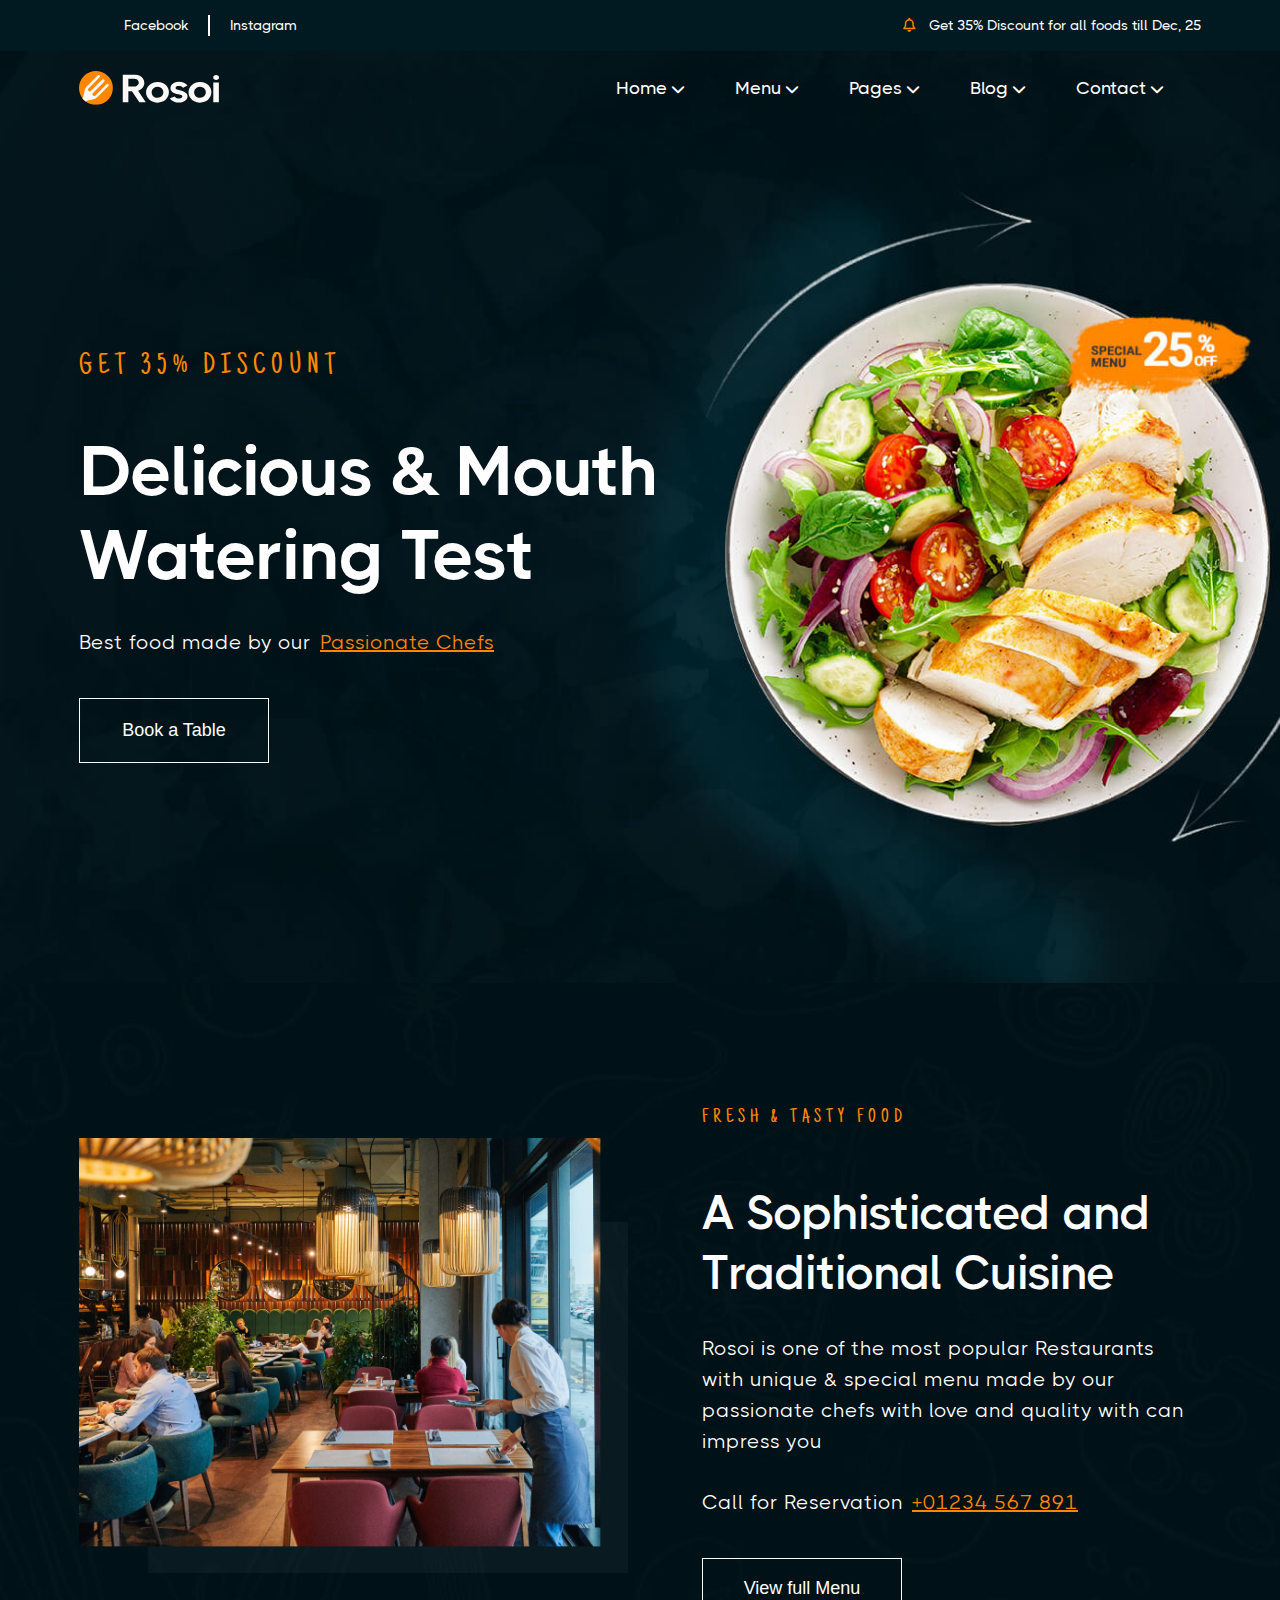
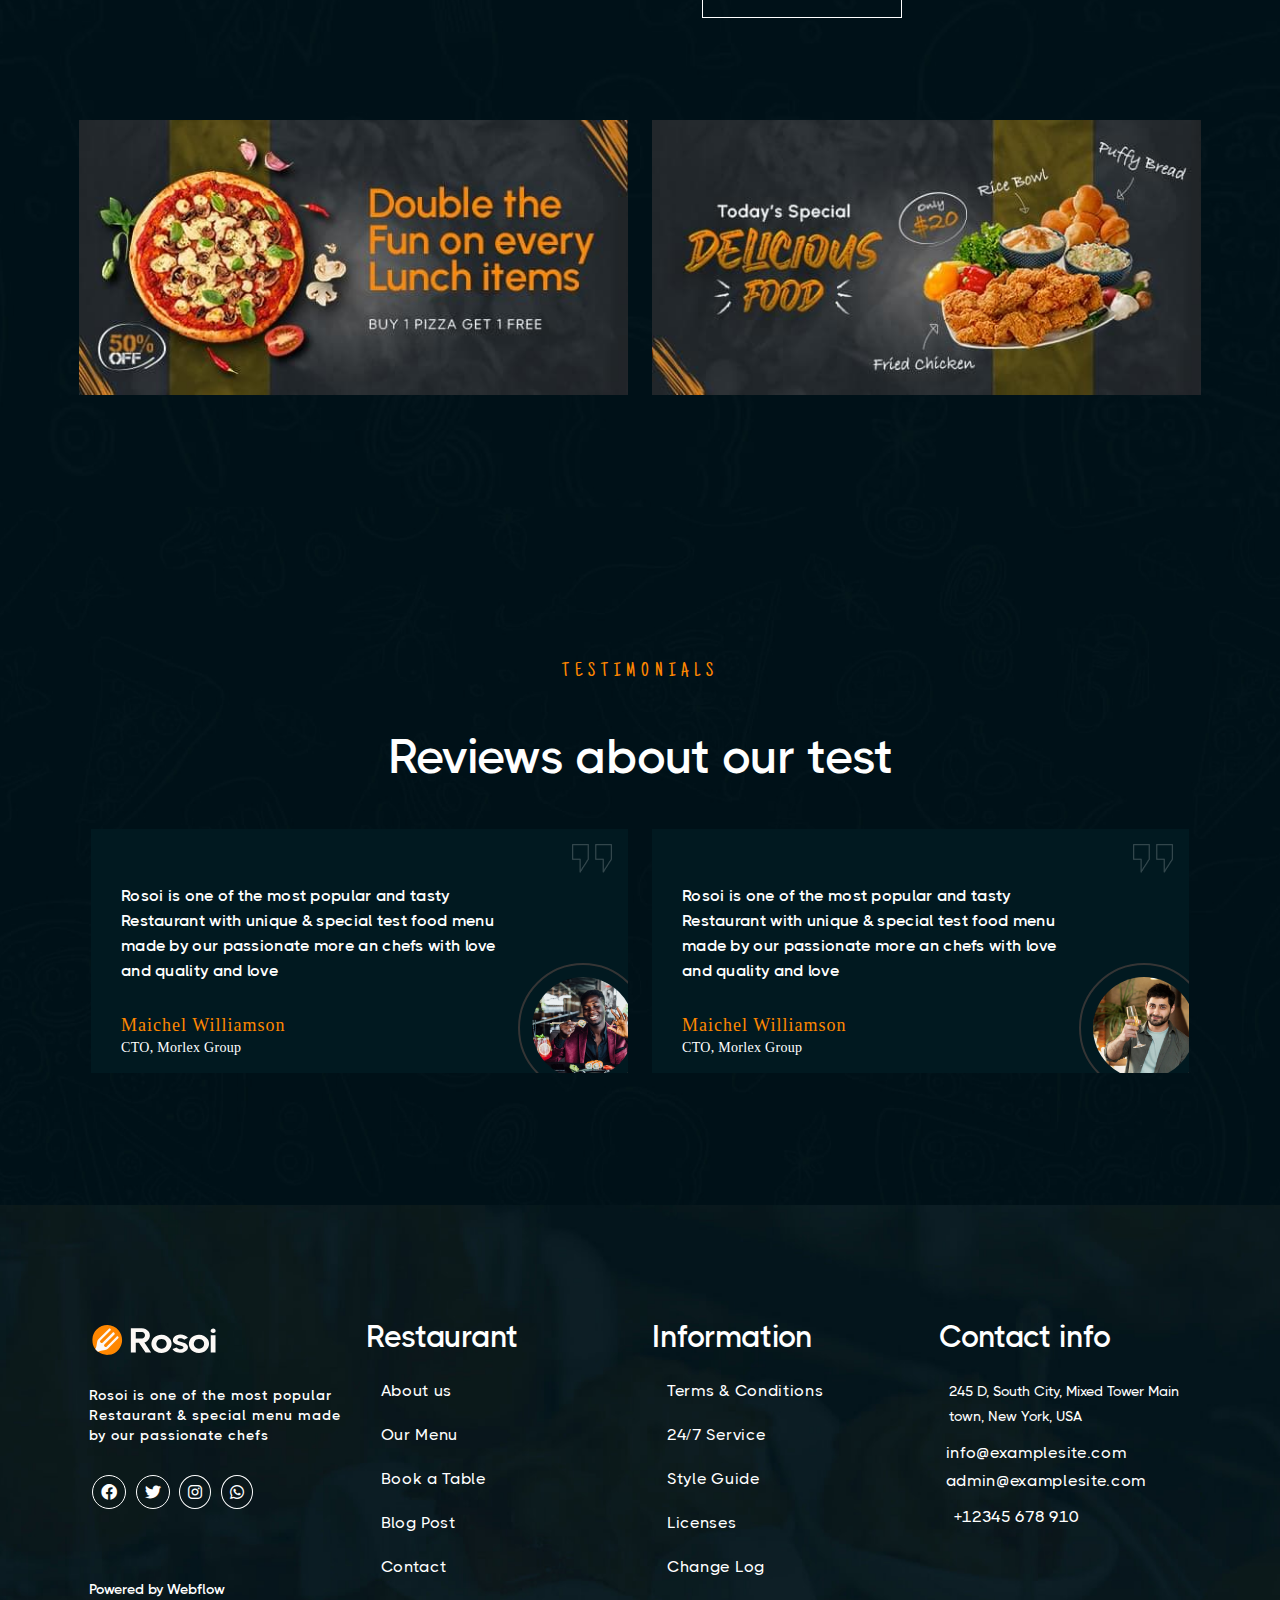
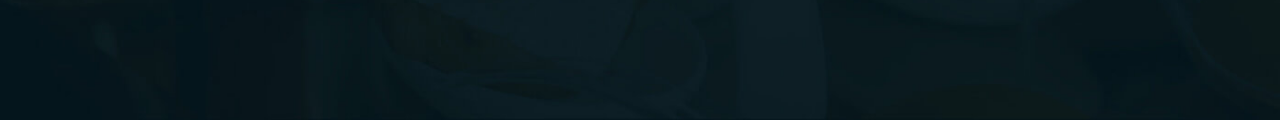
<file: portfolio/rasoi resubmit/practical/index.html>
<!DOCTYPE html>
<html>

<head>
    <title>Rasoi</title>
    <!-- fonts css -->
    <link href="assets/css/fonts.css" rel="stylesheet">

    <!-- icon css -->
    <link href="assets/img/cooking.png" rel="icon">

    <!-- font-awesome css -->
    <link href="assets/css/all.min.css" rel="stylesheet">

    <!-- custom style css -->
    <link href="assets/css/style.css" rel="stylesheet">

    <!-- media-css -->
    <link rel="stylesheet" href="assets/css/media.css">

</head>

<body>
    <!-- Navbar start -->
    <nav>
        <div class="container">
            <div class="row align-center justify-between">
                <div class="w-12 w-md-4 w-lg-3 ">
                    <div class="social-services d-flex justify-center">
                        <a href="#">Facebook</a>
                        <a href="#">Instagram</a>
                    </div>
                </div>
                <div class="w-12 w-md-6">
                    <div class="offer">
                        <i class="fa-regular fa-bell"></i>
                        Get 35% Discount for all foods till Dec, 25
                    </div>
                </div>

            </div>
        </div>

        </div>

    </nav>

    <!-- Navbar end -->
    <!-- Banner Start -->
    <section class="banner">

        <!-- Header start -->
        <header>
            <div class="container">
                <div class="row align-center justify-between">
                    <div class="w-2">
                        <div class="logo">
                            <img src="assets/img/logo2.svg">
                        </div>
                    </div>
                    <div class="w-10 w-xl-10">
                        <div class="menu ">
                            <ul class="d-flex w-12 align-center justify-end">
                                <li><a href="#">Home<i class="fa-solid fa-chevron-down"></i></a></li>
                                <li><a href="#">Menu<i class="fa-solid fa-chevron-down"></i></a></li>
                                <li><a href="#">Pages<i class="fa-solid fa-chevron-down"></i></a></li>
                                <li><a href="#">Blog<i class="fa-solid fa-chevron-down"></i></a></li>
                                <li><a href="#">Contact<i class="fa-solid fa-chevron-down"></i></a></li>

                            </ul>
                        </div>
                    </div>
                    <div class="w-1 d-xl-none">
                        <div class="toggle d-flex justify-end">
                            <i class="fa-solid fa-bars-staggered"></i>
                        </div>
                    </div>
                </div>
            </div>

        </header>

        <!-- Header end -->
        <div class="container">
            <div class="row">
                <div class="w-12 w-md-7">
                    <div class="banner-content  align-center">
                        <span>GET 35% DISCOUNT</span>
                        <h1>Delicious & Mouth Watering Test</h1>
                        <p>Best food made by our <a href="#">Passionate
                                Chefs</a></p>
                        <button><a href="#">Book a Table</a></button>
                    </div>
                </div>
            </div>
        </div>
    </section>
    <!-- Banner End -->
    <!-- services Start -->
    <section class="services">
        <div class="container">
            <div class="row ">
                <div class="first-services d-flex align-center">
                    <div class="w-12 w-lg-6">
                        <div class="services-img">
                            <img src="assets/img/food1.png">
                        </div>
                    </div>

                    <div class="w-12 w-lg-6">
                        <div class="services-content">
                            <span>FRESH & TASTY FOOD</span>

                            <h2>A Sophisticated and Traditional
                                Cuisine</h2>

                            <p>Rosoi is one of the most popular
                                Restaurants with unique
                                & special menu made by our passionate chefs with love and
                                quality with can impress you</p>

                            <p>Call for Reservation <a>+01234 567
                                    891</a></p>

                            <button><a href="#">View full
                                    Menu</a></button>

                        </div>
                    </div>
                </div>


                <div class="second-services d-flex">
                    <div class="w-12 py-12 w-md-6 w-lg-6">
                        <a><img src="assets/img/o1.jpg"></a>
                    </div>

                    <div class="w-12 py-12 w-md-6 w-lg-6">
                        <a><img src="assets/img/o2.jpg"></a>
                    </div>
                </div>
            </div>
        </div>
    </section>
    <!-- services end  -->
 <!-- Review start -->
 <section class="review">
    <div class="container">
        <div class="row">
            <div class="w-12">
                <div class="review-title">
                    <span>TESTIMONIALS</span>
                    <h3>Reviews about our test</h3>
                </div>
            </div>
            <div class="w-12 d-flex">
                <div class="w-12 w-md-10 px-12 py-12 w-lg-6">
                    <div class="Review-content">
                        <div class="icon">
                            <img src="assets/img/review-icon.png">
                        </div>
                        <p>Rosoi is one of the most popular and tasty Restaurant with unique & special test food
                            menu made by our passionate more an chefs with love and quality and love</p>
                        <h4>Maichel Williamson</h4>
                        <span>CTO, Morlex Group</span>
                        <div class="Review-image">
                            <img src="assets/img/re1.png" class="border-img">
                        </div>
                    </div>
                </div>
                <div class="w-12 w-md-10 px-12 py-12 w-lg-6">
                    <div class="Review-content">
                        <div class="icon">
                            <img src="assets/img/review-icon.png">
                        </div>
                        <p>Rosoi is one of the most popular and tasty Restaurant with unique & special test food
                            menu made by our passionate more an chefs with love and quality and love</p>
                        <h4>Maichel Williamson</h4>
                        <span>CTO, Morlex Group</span>
                        <div class="Review-image">
                            <img src="assets/img/re2.png" class="border-img">
                        </div>
                    </div>
                </div>
            </div>
        </div>
    </div>
</section>
<!-- Review end -->






    <!-- footer start -->

    <section class="footer">
        <div class="container">
            <div class="row">
                <div class="w-12 w-md-3 w-lg-3">
                    <div class="footer-content">
                        <img src="assets/img/logo2.svg">
                        <p>Rosoi is one of the most popular
                            Restaurant & special menu made by our passionate chefs</p>
                        <a href="#"><i class="fa-brands fa-facebook"></i></a>
                        <a href="#"><i class="fa-brands fa-twitter"></i></a>
                        <a href="#"><i class="fa-brands fa-instagram"></i></a>
                        <a href="#"><i class="fa-brands fa-whatsapp"></i></a>
                        <span>Powered by Webflow</span>
                    </div>
                </div>

                <div class="w-12 w-md-3 w-lg-3">
                    <div class="footer-title">
                        <h2>Restaurant</h2>
                        <div class="footer-list">
                            <ul>
                                <li><a href="#">About us</a></li>
                                <li> <a href="#">Our Menu</a></li>
                                <li><a href="#">Book a Table</a></li>
                                <li><a href="#">Blog Post</a></li>
                                <li><a href="#">Contact</a></li>
                            </ul>
                        </div>
                    </div>
                </div>
                <div class="w-12 w-md-3 w-lg-3">
                    <div class="footer-title">
                        <h2>Information</h2>
                        <div class="footer-list">
                            <ul>
                                <li><a href="#">Terms & Conditions</a></li>
                                <li> <a href="#">24/7 Service</a></li>
                                <li><a href="#">Style Guide</a></li>
                                <li><a href="#">Licenses</a></li>
                                <li><a href="#">Change Log</a></li>
                            </ul>
                        </div>
                    </div>
                </div>

                <div class="w-12 w-md-3 w-lg-3">
                    <div class="footer-title">
                        <h2>Contact info</h2>
                        <div class="footer-Contact">
                            <ul>
                                <li>
                                    <p>245 D, South City, Mixed Tower Main town, New York, USA</p>
                                </li>
                                <li><a href="#">info@examplesite.com </a></li>
                                <li><a href="#">admin@examplesite.com</a></li>
                                <li><a href="#">+12345 678 910</a></li>
                            </ul>
                        </div>
                    </div>
                </div>
            </div>
        </div>
        <!-- footer end  -->


</body>

</html>
</file>
<file: project banner/assets/css/fonts.css.css>
@font-face {
    font-family: 'Inter';
    src: url('../fonts/Inter-Regular.woff2') format('woff2'),
        url('../fonts/Inter-Regular.woff') format('woff');
    font-weight: normal;
    font-style: normal;
    font-display: swap;
}

@font-face {
    font-family: 'Inter';
    src: url('../fonts/Inter-Bold.woff2') format('woff2'),
        url('../fonts/Inter-Bold.woff') format('woff');
    font-weight: bold;
    font-style: normal;
    font-display: swap;
}

@font-face {
    font-family: 'Inter';
    src: url('../fonts/Inter-Black.woff2') format('woff2'),
        url('../fonts/Inter-Black.woff') format('woff');
    font-weight: 900;
    font-style: normal;
    font-display: swap;
}

@font-face {
    font-family: 'Inter';
    src: url('../fonts/Inter-ExtraBold.woff2') format('woff2'),
        url('../fonts/Inter-ExtraBold.woff') format('woff');
    font-weight: bold;
    font-style: normal;
    font-display: swap;
}

@font-face {
    font-family: 'Inter';
    src: url('../fonts/Inter-Light.woff2') format('woff2'),
        url('../fonts/Inter-Light.woff') format('woff');
    font-weight: 300;
    font-style: normal;
    font-display: swap;
}

@font-face {
    font-family: 'Inter';
    src: url('../fonts/Inter-ExtraLight.woff2') format('woff2'),
        url('../fonts/Inter-ExtraLight.woff') format('woff');
    font-weight: 200;
    font-style: normal;
    font-display: swap;
}

@font-face {
    font-family: 'Inter';
    src: url('../fonts/Inter-SemiBold.woff2') format('woff2'),
        url('../fonts/Inter-SemiBold.woff') format('woff');
    font-weight: 600;
    font-style: normal;
    font-display: swap;
}

@font-face {
    font-family: 'Inter';
    src: url('../fonts/Inter-Medium.woff2') format('woff2'),
        url('../fonts/Inter-Medium.woff') format('woff');
    font-weight: 500;
    font-style: normal;
    font-display: swap;
}

@font-face {
    font-family: 'Inter';
    src: url('../fonts/Inter-Regular.woff2') format('woff2'),
        url('../fonts/Inter-Regular.woff') format('woff');
    font-weight: normal;
    font-style: normal;
    font-display: swap;
}

@font-face {
    font-family: 'Inter';
    src: url('../fonts/Inter-Thin.woff2') format('woff2'),
        url('../fonts/Inter-Thin.woff') format('woff');
    font-weight: 100;
    font-style: normal;
    font-display: swap;
}
</file>
<file: project banner/assets/css/style.css>
body{
    width: 100%;
    background: linear-gradient(43deg, rgba(20,1,25,1) 0%, rgba(91,14,78,1) 100%);
    font-family: inter;
    color: white;
    background-repeat: no-repeat ;
}

ul,li,ol,a{
    list-style: none;
    text-decoration: none;

}
a{
    color: white;
}
.banner .content span{

color: transparent;  
background-image: linear-gradient(156deg, rgba(253,116,82,1) 0%, rgba(255,66,101,1) 100%);
background-clip: text;
font-size: 18px;

}
.banner .content h1 span{
    color: transparent;  
    background-image: linear-gradient(156deg, rgba(253,116,82,1) 0%, rgba(255,66,101,1) 100%);
    background-clip: text;
    font-size: 52px;
 }
 .banner .content .btn {
    background:  linear-gradient(156deg, rgba(253,116,82,1) 0%, rgba(255,66,101,1) 100%);
 }
 .banner .content .btn i{
    background: rgb(241, 127, 98) ;
    padding: 5px;
    border-radius: 50%;
 }
 .banner .content a{
    border-bottom: 1px solid white;
    font-size: 14px;
 }
.line{
    position: relative;
 }
.line::after{
    content: '';
    position: absolute;
    width: 5px;
    height: 50px;
    background:linear-gradient(156deg, rgba(253,116,82,1) 0%, rgba(255,66,101,1) 100%); 
   bottom: 25px;
    left:0px;
}
/* a:hover{
    color: #fff;
} */
</file>
<file: portfolio/portfolio/assets/css/fonts.css>
@font-face {
    font-family: 'Open Sans Condensed';
    src: url('../fonts/OpenSansCondensed-LightItalic.woff2') format('woff2'),
        url('../fonts/OpenSansCondensed-LightItalic.woff') format('woff');
    font-weight: 300;
    font-style: italic;
    font-display: swap;
}

@font-face {
    font-family: 'Open Sans SemiCondensed';
    src: url('../fonts/OpenSansSemiCondensed-SemiBold.woff2') format('woff2'),
        url('../fonts/OpenSansSemiCondensed-SemiBold.woff') format('woff');
    font-weight: 600;
    font-style: normal;
    font-display: swap;
}

@font-face {
    font-family: 'Open Sans Condensed';
    src: url('../fonts/OpenSansCondensed-MediumItalic.woff2') format('woff2'),
        url('../fonts/OpenSansCondensed-MediumItalic.woff') format('woff');
    font-weight: 500;
    font-style: italic;
    font-display: swap;
}

@font-face {
    font-family: 'Open Sans Condensed';
    src: url('../fonts/OpenSansCondensed-SemiBoldItalic.woff2') format('woff2'),
        url('../fonts/OpenSansCondensed-SemiBoldItalic.woff') format('woff');
    font-weight: 600;
    font-style: italic;
    font-display: swap;
}

@font-face {
    font-family: 'Open Sans SemiCondensed';
    src: url('../fonts/OpenSansSemiCondensed-Medium.woff2') format('woff2'),
        url('../fonts/OpenSansSemiCondensed-Medium.woff') format('woff');
    font-weight: 500;
    font-style: normal;
    font-display: swap;
}

@font-face {
    font-family: 'Open Sans SemiCondensed';
    src: url('../fonts/OpenSansSemiCondensed-ExtraBold.woff2') format('woff2'),
        url('../fonts/OpenSansSemiCondensed-ExtraBold.woff') format('woff');
    font-weight: bold;
    font-style: normal;
    font-display: swap;
}

@font-face {
    font-family: 'Open Sans';
    src: url('../fonts/OpenSans-Bold.woff2') format('woff2'),
        url('../fonts/OpenSans-Bold.woff') format('woff');
    font-weight: bold;
    font-style: normal;
    font-display: swap;
}

@font-face {
    font-family: 'Open Sans SemiCondensed';
    src: url('../fonts/OpenSansSemiCondensed-Bold.woff2') format('woff2'),
        url('../fonts/OpenSansSemiCondensed-Bold.woff') format('woff');
    font-weight: bold;
    font-style: normal;
    font-display: swap;
}

@font-face {
    font-family: 'Open Sans Condensed';
    src: url('../fonts/OpenSansCondensed-Italic.woff2') format('woff2'),
        url('../fonts/OpenSansCondensed-Italic.woff') format('woff');
    font-weight: normal;
    font-style: italic;
    font-display: swap;
}

@font-face {
    font-family: 'Open Sans';
    src: url('../fonts/OpenSans-SemiBoldItalic.woff2') format('woff2'),
        url('../fonts/OpenSans-SemiBoldItalic.woff') format('woff');
    font-weight: 600;
    font-style: italic;
    font-display: swap;
}

@font-face {
    font-family: 'Open Sans';
    src: url('../fonts/OpenSans-ExtraBold.woff2') format('woff2'),
        url('../fonts/OpenSans-ExtraBold.woff') format('woff');
    font-weight: bold;
    font-style: normal;
    font-display: swap;
}

@font-face {
    font-family: 'Open Sans';
    src: url('../fonts/OpenSans-Light.woff2') format('woff2'),
        url('../fonts/OpenSans-Light.woff') format('woff');
    font-weight: 300;
    font-style: normal;
    font-display: swap;
}

@font-face {
    font-family: 'Open Sans Condensed';
    src: url('../fonts/OpenSansCondensed-Bold.woff2') format('woff2'),
        url('../fonts/OpenSansCondensed-Bold.woff') format('woff');
    font-weight: bold;
    font-style: normal;
    font-display: swap;
}

@font-face {
    font-family: 'Open Sans';
    src: url('../fonts/OpenSans-BoldItalic.woff2') format('woff2'),
        url('../fonts/OpenSans-BoldItalic.woff') format('woff');
    font-weight: bold;
    font-style: italic;
    font-display: swap;
}

@font-face {
    font-family: 'Open Sans';
    src: url('../fonts/OpenSans-Regular.woff2') format('woff2'),
        url('../fonts/OpenSans-Regular.woff') format('woff');
    font-weight: normal;
    font-style: normal;
    font-display: swap;
}

@font-face {
    font-family: 'Open Sans';
    src: url('../fonts/OpenSans-ExtraBoldItalic.woff2') format('woff2'),
        url('../fonts/OpenSans-ExtraBoldItalic.woff') format('woff');
    font-weight: bold;
    font-style: italic;
    font-display: swap;
}

@font-face {
    font-family: 'Open Sans';
    src: url('../fonts/OpenSans-SemiBold.woff2') format('woff2'),
        url('../fonts/OpenSans-SemiBold.woff') format('woff');
    font-weight: 600;
    font-style: normal;
    font-display: swap;
}

@font-face {
    font-family: 'Open Sans';
    src: url('../fonts/OpenSans-Medium.woff2') format('woff2'),
        url('../fonts/OpenSans-Medium.woff') format('woff');
    font-weight: 500;
    font-style: normal;
    font-display: swap;
}

@font-face {
    font-family: 'Open Sans Condensed';
    src: url('../fonts/OpenSansCondensed-Medium.woff2') format('woff2'),
        url('../fonts/OpenSansCondensed-Medium.woff') format('woff');
    font-weight: 500;
    font-style: normal;
    font-display: swap;
}

@font-face {
    font-family: 'Open Sans Condensed';
    src: url('../fonts/OpenSansCondensed-Light.woff2') format('woff2'),
        url('../fonts/OpenSansCondensed-Light.woff') format('woff');
    font-weight: 300;
    font-style: normal;
    font-display: swap;
}

@font-face {
    font-family: 'Open Sans SemiCondensed';
    src: url('../fonts/OpenSansSemiCondensed-BoldItalic.woff2') format('woff2'),
        url('../fonts/OpenSansSemiCondensed-BoldItalic.woff') format('woff');
    font-weight: bold;
    font-style: italic;
    font-display: swap;
}

@font-face {
    font-family: 'Open Sans Condensed';
    src: url('../fonts/OpenSansCondensed-BoldItalic.woff2') format('woff2'),
        url('../fonts/OpenSansCondensed-BoldItalic.woff') format('woff');
    font-weight: bold;
    font-style: italic;
    font-display: swap;
}

@font-face {
    font-family: 'Open Sans Condensed';
    src: url('../fonts/OpenSansCondensed-ExtraBoldItalic.woff2') format('woff2'),
        url('../fonts/OpenSansCondensed-ExtraBoldItalic.woff') format('woff');
    font-weight: bold;
    font-style: italic;
    font-display: swap;
}

@font-face {
    font-family: 'Open Sans Condensed';
    src: url('../fonts/OpenSansCondensed-ExtraBold.woff2') format('woff2'),
        url('../fonts/OpenSansCondensed-ExtraBold.woff') format('woff');
    font-weight: bold;
    font-style: normal;
    font-display: swap;
}

@font-face {
    font-family: 'Open Sans Condensed';
    src: url('../fonts/OpenSansCondensed-SemiBold.woff2') format('woff2'),
        url('../fonts/OpenSansCondensed-SemiBold.woff') format('woff');
    font-weight: 600;
    font-style: normal;
    font-display: swap;
}

@font-face {
    font-family: 'Open Sans Condensed';
    src: url('../fonts/OpenSansCondensed-Regular.woff2') format('woff2'),
        url('../fonts/OpenSansCondensed-Regular.woff') format('woff');
    font-weight: normal;
    font-style: normal;
    font-display: swap;
}

@font-face {
    font-family: 'Open Sans SemiCondensed';
    src: url('../fonts/OpenSansSemiCondensed-ExtraBoldItalic.woff2') format('woff2'),
        url('../fonts/OpenSansSemiCondensed-ExtraBoldItalic.woff') format('woff');
    font-weight: bold;
    font-style: italic;
    font-display: swap;
}

@font-face {
    font-family: 'Open Sans SemiCondensed';
    src: url('../fonts/OpenSansSemiCondensed-LightItalic.woff2') format('woff2'),
        url('../fonts/OpenSansSemiCondensed-LightItalic.woff') format('woff');
    font-weight: 300;
    font-style: italic;
    font-display: swap;
}

@font-face {
    font-family: 'Open Sans SemiCondensed';
    src: url('../fonts/OpenSansSemiCondensed-Italic.woff2') format('woff2'),
        url('../fonts/OpenSansSemiCondensed-Italic.woff') format('woff');
    font-weight: normal;
    font-style: italic;
    font-display: swap;
}

@font-face {
    font-family: 'Open Sans SemiCondensed';
    src: url('../fonts/OpenSansSemiCondensed-Light.woff2') format('woff2'),
        url('../fonts/OpenSansSemiCondensed-Light.woff') format('woff');
    font-weight: 300;
    font-style: normal;
    font-display: swap;
}

@font-face {
    font-family: 'Open Sans';
    src: url('../fonts/OpenSans-Italic.woff2') format('woff2'),
        url('../fonts/OpenSans-Italic.woff') format('woff');
    font-weight: normal;
    font-style: italic;
    font-display: swap;
}

@font-face {
    font-family: 'Open Sans';
    src: url('../fonts/OpenSans-Regular.woff2') format('woff2'),
        url('../fonts/OpenSans-Regular.woff') format('woff');
    font-weight: normal;
    font-style: normal;
    font-display: swap;
}

@font-face {
    font-family: 'Rubik';
    src: url('../fonts/Rubik-LightItalic.woff2') format('woff2'),
        url('../fonts/Rubik-LightItalic.woff') format('woff');
    font-weight: 300;
    font-style: italic;
    font-display: swap;
}

@font-face {
    font-family: 'Rubik';
    src: url('../fonts/Rubik-Light.woff2') format('woff2'),
        url('../fonts/Rubik-Light.woff') format('woff');
    font-weight: 300;
    font-style: normal;
    font-display: swap;
}

@font-face {
    font-family: 'Rubik';
    src: url('../fonts/Rubik-Black.woff2') format('woff2'),
        url('../fonts/Rubik-Black.woff') format('woff');
    font-weight: 900;
    font-style: normal;
    font-display: swap;
}

@font-face {
    font-family: 'Rubik';
    src: url('../fonts/Rubik-BlackItalic.woff2') format('woff2'),
        url('../fonts/Rubik-BlackItalic.woff') format('woff');
    font-weight: 900;
    font-style: italic;
    font-display: swap;
}

@font-face {
    font-family: 'Rubik';
    src: url('../fonts/Rubik-Bold.woff2') format('woff2'),
        url('../fonts/Rubik-Bold.woff') format('woff');
    font-weight: bold;
    font-style: normal;
    font-display: swap;
}

@font-face {
    font-family: 'Rubik';
    src: url('../fonts/Rubik-BoldItalic.woff2') format('woff2'),
        url('../fonts/Rubik-BoldItalic.woff') format('woff');
    font-weight: bold;
    font-style: italic;
    font-display: swap;
}

@font-face {
    font-family: 'Rubik';
    src: url('../fonts/Rubik-ExtraBold.woff2') format('woff2'),
        url('../fonts/Rubik-ExtraBold.woff') format('woff');
    font-weight: bold;
    font-style: normal;
    font-display: swap;
}

@font-face {
    font-family: 'Rubik';
    src: url('../fonts/Rubik-ExtraBoldItalic.woff2') format('woff2'),
        url('../fonts/Rubik-ExtraBoldItalic.woff') format('woff');
    font-weight: bold;
    font-style: italic;
    font-display: swap;
}

@font-face {
    font-family: 'Rubik';
    src: url('../fonts/Rubik-Italic.woff2') format('woff2'),
        url('../fonts/Rubik-Italic.woff') format('woff');
    font-weight: normal;
    font-style: italic;
    font-display: swap;
}

@font-face {
    font-family: 'Rubik';
    src: url('../fonts/Rubik-LightItalic.woff2') format('woff2'),
        url('../fonts/Rubik-LightItalic.woff') format('woff');
    font-weight: 300;
    font-style: italic;
    font-display: swap;
}

@font-face {
    font-family: 'Rubik';
    src: url('../fonts/Rubik-SemiBoldItalic.woff2') format('woff2'),
        url('../fonts/Rubik-SemiBoldItalic.woff') format('woff');
    font-weight: 600;
    font-style: italic;
    font-display: swap;
}

@font-face {
    font-family: 'Rubik';
    src: url('../fonts/Rubik-SemiBold.woff2') format('woff2'),
        url('../fonts/Rubik-SemiBold.woff') format('woff');
    font-weight: 600;
    font-style: normal;
    font-display: swap;
}

@font-face {
    font-family: 'Rubik';
    src: url('../fonts/Rubik-MediumItalic.woff2') format('woff2'),
        url('../fonts/Rubik-MediumItalic.woff') format('woff');
    font-weight: 500;
    font-style: italic;
    font-display: swap;
}

@font-face {
    font-family: 'Rubik';
    src: url('../fonts/Rubik-Light.woff2') format('woff2'),
        url('../fonts/Rubik-Light.woff') format('woff');
    font-weight: 300;
    font-style: normal;
    font-display: swap;
}

@font-face {
    font-family: 'Rubik';
    src: url('../fonts/Rubik-Medium.woff2') format('woff2'),
        url('../fonts/Rubik-Medium.woff') format('woff');
    font-weight: 500;
    font-style: normal;
    font-display: swap;
}

@font-face {
    font-family: 'Rubik';
    src: url('../fonts/Rubik-Regular.woff2') format('woff2'),
        url('../fonts/Rubik-Regular.woff') format('woff');
    font-weight: normal;
    font-style: normal;
    font-display: swap;
}

@font-face {
    font-family: 'Roboto';
    src: url('../fonts/Roboto-BlackItalic.woff2') format('woff2'),
        url('../fonts/Roboto-BlackItalic.woff') format('woff');
    font-weight: 900;
    font-style: italic;
    font-display: swap;
}

@font-face {
    font-family: 'Roboto';
    src: url('../fonts/Roboto-Black.woff2') format('woff2'),
        url('../fonts/Roboto-Black.woff') format('woff');
    font-weight: 900;
    font-style: normal;
    font-display: swap;
}

@font-face {
    font-family: 'Roboto';
    src: url('../fonts/Roboto-Bold.woff2') format('woff2'),
        url('../fonts/Roboto-Bold.woff') format('woff');
    font-weight: bold;
    font-style: normal;
    font-display: swap;
}

@font-face {
    font-family: 'Roboto';
    src: url('../fonts/Roboto-BoldItalic.woff2') format('woff2'),
        url('../fonts/Roboto-BoldItalic.woff') format('woff');
    font-weight: bold;
    font-style: italic;
    font-display: swap;
}

@font-face {
    font-family: 'Roboto';
    src: url('../fonts/Roboto-Italic.woff2') format('woff2'),
        url('../fonts/Roboto-Italic.woff') format('woff');
    font-weight: normal;
    font-style: italic;
    font-display: swap;
}

@font-face {
    font-family: 'Roboto';
    src: url('../fonts/Roboto-Light.woff2') format('woff2'),
        url('../fonts/Roboto-Light.woff') format('woff');
    font-weight: 300;
    font-style: normal;
    font-display: swap;
}

@font-face {
    font-family: 'Roboto';
    src: url('../fonts/Roboto-LightItalic.woff2') format('woff2'),
        url('../fonts/Roboto-LightItalic.woff') format('woff');
    font-weight: 300;
    font-style: italic;
    font-display: swap;
}

@font-face {
    font-family: 'Roboto';
    src: url('../fonts/Roboto-Medium.woff2') format('woff2'),
        url('../fonts/Roboto-Medium.woff') format('woff');
    font-weight: 500;
    font-style: normal;
    font-display: swap;
}

@font-face {
    font-family: 'Roboto';
    src: url('../fonts/Roboto-MediumItalic.woff2') format('woff2'),
        url('../fonts/Roboto-MediumItalic.woff') format('woff');
    font-weight: 500;
    font-style: italic;
    font-display: swap;
}

@font-face {
    font-family: 'Roboto';
    src: url('../fonts/Roboto-ThinItalic.woff2') format('woff2'),
        url('../fonts/Roboto-ThinItalic.woff') format('woff');
    font-weight: 100;
    font-style: italic;
    font-display: swap;
}

@font-face {
    font-family: 'Roboto';
    src: url('../fonts/Roboto-Regular.woff2') format('woff2'),
        url('../fonts/Roboto-Regular.woff') format('woff');
    font-weight: normal;
    font-style: normal;
    font-display: swap;
}

@font-face {
    font-family: 'Roboto';
    src: url('../fonts/Roboto-Thin.woff2') format('woff2'),
        url('../fonts/Roboto-Thin.woff') format('woff');
    font-weight: 100;
    font-style: normal;
    font-display: swap;
}
</file>
<file: portfolio/portfolio/assets/css/style.css>
body { 
    background-image: url(../img/bg1_\(3\).jpg); 
    width: 100%; 
    height: 100vh; 
    background-position: 50%; 
    background-size: fixed; 
    overflow-x: hidden; 
    overflow-y: auto; 
    color: white; 
    background-repeat: no-repeat; 
    background-attachment: fixed; 
    font-family: Roboto Slab; 
}   
.OpenSans {
    font-family: OpenSans;
}
.Rubik {
    font-family: Rubik;
}
.navbar ul {
    font-family: OpenSans;
    font-size: 20px;
    font-weight: 600;
}
/* banner start */

.banner-content button {
    border: 0;
    padding: 15px;
    background-color: #f26c4f;
}
.banner-img img {
    max-width: 66%;
    margin: 0;
    padding: 0;
}
/* banner end */
/* about us start */

.about-img img {
    width: 75%;
}
.about-content button {
    border: 0;
    padding: 15px;
    background-color: #f26c4f;
}
/* about usend */


/* js style start */
:root {
    --clr-background: radial-gradient(circle at 49% 46%,rgba(149,176,241,0.51), rgba(174, 192, 235, 0) 50%), radial-gradient(circle at 10% 10%,rgba(241, 189, 134, 0.758), rgba(240,173,103,0) 50%), radial-gradient(circle at 90% 10%,rgba(183, 150, 255, 0.631), rgba(184,150,255,0) 50%), radial-gradient(circle at 90% 90%,rgba(81, 136, 191, 0.69), rgba(47,168,178,0) 50%), radial-gradient(circle at 10% 90%,rgba(142, 106, 196, 0.5), rgba(168,112,253,0) 50%);
    --clr-line: rgba(255, 255, 255, 0.65);
   
    --clr-orange: rgba(255, 247, 0, 0.833);  
    --clr-white: rgb(255, 255, 255);
    --fontfp: 'Montserrat Alternates', sans-serif;

    --value-percentage10: rotate(18deg);
    --value-percentage20: rotate(36deg);
    --value-percentage30: rotate(54deg);
    --value-percentage40: rotate(72deg);
    --value-percentage50: rotate(90deg);
    --value-percentage60: rotate(108deg);
    --value-percentage70: rotate(126deg);
    --value-percentage80: rotate(144deg);
    --value-percentage90: rotate(162deg);
    --value-percentage100: rotate(180deg);
    --to-deg: 
}

* { margin: 0;
    padding: 0;
    box-sizing: border-box;
}




.skills{
  position: relative;
  width: 100%;
  display: flex;
  flex-direction: row;
  justify-content: center;
  flex-wrap: wrap;
  padding: 20px;
}

.ch-grid {
	padding: 0;
	list-style: none;
	display: block;
	text-align: center;
	width: 100%;
}

.ch-grid:after,
.circle:before {
	content: '';
    display: table;
}

.ch-grid:after {
	clear: both;
}

.ch-grid li {
	width: 160px;
	height: 160px;
	display: inline-block;
	margin:10px;
}

.circle {
	width: 100%;
	height: 100%;
	border-radius: 50%;
	overflow: hidden;
	position: relative;
	cursor: pointer;
	box-shadow: 
		inset 0 0 0 14px rgba(255, 255, 255, 0.386),
		0 1px 2px rgba(0,0,0,0.1);
	transition: all 0.4s ease-in-out;
}

.ch-img { 
    position: absolute;
    width: 45%;
    height: 45%;
    left: 27%;
    top: 28%;
}

.ch-info {
	position: absolute;
	background: rgba(255, 255, 255, 0.017);
	width: inherit;
	height: inherit;
	border-radius: 50%;
	overflow: hidden;
	opacity: 0;
	transition: all 0.4s ease-in-out;
	transform: scale(0);
  backdrop-filter: blur(8px);
  -webkit-backdrop-filter: blur(10px);
}

.ch-info h3 {
	color: white;
	text-transform: uppercase;
	letter-spacing: 2px;
	font-size: 14px;
	margin: 0px 30px;
	padding: 40px 0 0 0;
}

.ch-info p {
	color: #fff;
	padding: 5px 5px;
	margin: 0 20px;
	font-size: 16px;
	border-top: 3px solid var(--clr-orange);
	opacity: 0;
	transition: all 1s ease-in-out 0.4s;
}

.circle:hover {
	box-shadow: 
		inset 0 0 0 1px rgba(255,255,255,0.1),
		0 1px 2px rgba(0,0,0,0.1);
}

.circle:hover .mask.full  {
  display: none;
}

.circle:hover .mask .fill  {
  display: none;
}

.circle:hover .ch-info {
	transform: scale(1);
	opacity: 1;
}

.circle:hover .ch-info p {
	opacity: 1;
}

.circle .mask,
.circle .fill {
  width: 160px;
  height: 160px;
  position: absolute;
  border-radius: 50%;
}

.circle .mask {
    clip: rect(0px, 160px, 160px, 80px);
  }

.mask .fill {
  clip: rect(0px, 80px, 160px, 0px);
  background-color: var(--clr-orange);
}

.mask.full,
.circle .fill {
  animation: fill ease-in-out 3s;
}

@keyframes fill{
  0% {
    transform: rotate(0deg);
  }
  100% {
    transform: var(--to-deg);
  }
}

.circle .inside-circle {
    width: 132px;
    height: 132px;
    border-radius: 50%;
    background: #1f1f1f;
    margin-top: 14px;
    margin-left: 14px;
    position: absolute;
  }
/* js style end */

.bg-transparent {
    border: 0;
    border-bottom: 1px solid white;
    border-radius: 0;
}
</file>
<file: portfolio/food website/extra-website/assets/css/fonts.css>
@font-face {
    font-family: 'DM Sans 9pt';
    src: url('../fonts/DMSans-9ptItalic.woff2') format('woff2'),
        url('../fonts/DMSans-9ptItalic.woff') format('woff');
    font-weight: normal;
    font-style: italic;
    font-display: swap;
}

@font-face {
    font-family: 'DM Sans 9pt';
    src: url('../fonts/DMSans-9ptRegular.woff2') format('woff2'),
        url('../fonts/DMSans-9ptRegular.woff') format('woff');
    font-weight: normal;
    font-style: normal;
    font-display: swap;
}

@font-face {
    font-family: 'Encode Sans Condensed';
    src: url('../fonts/EncodeSansCondensed-Black.woff2') format('woff2'),
        url('../fonts/EncodeSansCondensed-Black.woff') format('woff');
    font-weight: 900;
    font-style: normal;
    font-display: swap;
}

@font-face {
    font-family: 'Encode Sans Condensed';
    src: url('../fonts/EncodeSansCondensed-ExtraBold.woff2') format('woff2'),
        url('../fonts/EncodeSansCondensed-ExtraBold.woff') format('woff');
    font-weight: bold;
    font-style: normal;
    font-display: swap;
}

@font-face {
    font-family: 'Encode Sans Condensed';
    src: url('../fonts/EncodeSansCondensed-Bold.woff2') format('woff2'),
        url('../fonts/EncodeSansCondensed-Bold.woff') format('woff');
    font-weight: bold;
    font-style: normal;
    font-display: swap;
}

@font-face {
    font-family: 'Encode Sans Condensed ExLight';
    src: url('../fonts/EncodeSansCondensed-ExtraLight.woff2') format('woff2'),
        url('../fonts/EncodeSansCondensed-ExtraLight.woff') format('woff');
    font-weight: 200;
    font-style: normal;
    font-display: swap;
}

@font-face {
    font-family: 'Encode Sans Condensed';
    src: url('../fonts/EncodeSansCondensed-Light.woff2') format('woff2'),
        url('../fonts/EncodeSansCondensed-Light.woff') format('woff');
    font-weight: 300;
    font-style: normal;
    font-display: swap;
}

@font-face {
    font-family: 'Encode Sans Condensed';
    src: url('../fonts/EncodeSansCondensed-Medium.woff2') format('woff2'),
        url('../fonts/EncodeSansCondensed-Medium.woff') format('woff');
    font-weight: 500;
    font-style: normal;
    font-display: swap;
}

@font-face {
    font-family: 'Encode Sans Condensed';
    src: url('../fonts/EncodeSansCondensed-Regular.woff2') format('woff2'),
        url('../fonts/EncodeSansCondensed-Regular.woff') format('woff');
    font-weight: normal;
    font-style: normal;
    font-display: swap;
}

@font-face {
    font-family: 'Encode Sans Condensed';
    src: url('../fonts/EncodeSansCondensed-SemiBold.woff2') format('woff2'),
        url('../fonts/EncodeSansCondensed-SemiBold.woff') format('woff');
    font-weight: 600;
    font-style: normal;
    font-display: swap;
}

@font-face {
    font-family: 'Encode Sans Condensed';
    src: url('../fonts/EncodeSansCondensed-Thin.woff2') format('woff2'),
        url('../fonts/EncodeSansCondensed-Thin.woff') format('woff');
    font-weight: 100;
    font-style: normal;
    font-display: swap;
}
@font-face {
    font-family: 'DM Sans 18pt';
    src: url('../fonts/DMSans18pt-Bold.woff2') format('woff2'),
        url('../fonts/DMSans18pt-Bold.woff') format('woff');
    font-weight: bold;
    font-style: normal;
    font-display: swap;
}

@font-face {
    font-family: 'DM Sans 18pt';
    src: url('../fonts/DMSans18pt-Black.woff2') format('woff2'),
        url('../fonts/DMSans18pt-Black.woff') format('woff');
    font-weight: 900;
    font-style: normal;
    font-display: swap;
}

@font-face {
    font-family: 'DM Sans 18pt';
    src: url('../fonts/DMSans18pt-BlackItalic.woff2') format('woff2'),
        url('../fonts/DMSans18pt-BlackItalic.woff') format('woff');
    font-weight: 900;
    font-style: italic;
    font-display: swap;
}

@font-face {
    font-family: 'DM Sans 18pt';
    src: url('../fonts/DMSans18pt-BoldItalic.woff2') format('woff2'),
        url('../fonts/DMSans18pt-BoldItalic.woff') format('woff');
    font-weight: bold;
    font-style: italic;
    font-display: swap;
}

@font-face {
    font-family: 'DM Sans 18pt';
    src: url('../fonts/DMSans18pt-ExtraBold.woff2') format('woff2'),
        url('../fonts/DMSans18pt-ExtraBold.woff') format('woff');
    font-weight: bold;
    font-style: normal;
    font-display: swap;
}

@font-face {
    font-family: 'DM Sans 18pt';
    src: url('../fonts/DMSans18pt-ExtraLight.woff2') format('woff2'),
        url('../fonts/DMSans18pt-ExtraLight.woff') format('woff');
    font-weight: 200;
    font-style: normal;
    font-display: swap;
}

@font-face {
    font-family: 'DM Sans 18pt';
    src: url('../fonts/DMSans18pt-ExtraBoldItalic.woff2') format('woff2'),
        url('../fonts/DMSans18pt-ExtraBoldItalic.woff') format('woff');
    font-weight: bold;
    font-style: italic;
    font-display: swap;
}

@font-face {
    font-family: 'DM Sans 18pt';
    src: url('../fonts/DMSans18pt-Italic.woff2') format('woff2'),
        url('../fonts/DMSans18pt-Italic.woff') format('woff');
    font-weight: normal;
    font-style: italic;
    font-display: swap;
}

@font-face {
    font-family: 'DM Sans 18pt';
    src: url('../fonts/DMSans18pt-ExtraLightItalic.woff2') format('woff2'),
        url('../fonts/DMSans18pt-ExtraLightItalic.woff') format('woff');
    font-weight: 200;
    font-style: italic;
    font-display: swap;
}

@font-face {
    font-family: 'DM Sans 18pt';
    src: url('../fonts/DMSans18pt-Light.woff2') format('woff2'),
        url('../fonts/DMSans18pt-Light.woff') format('woff');
    font-weight: 300;
    font-style: normal;
    font-display: swap;
}

@font-face {
    font-family: 'DM Sans 18pt';
    src: url('../fonts/DMSans18pt-LightItalic.woff2') format('woff2'),
        url('../fonts/DMSans18pt-LightItalic.woff') format('woff');
    font-weight: 300;
    font-style: italic;
    font-display: swap;
}

@font-face {
    font-family: 'DM Sans 18pt';
    src: url('../fonts/DMSans18pt-Medium.woff2') format('woff2'),
        url('../fonts/DMSans18pt-Medium.woff') format('woff');
    font-weight: 500;
    font-style: normal;
    font-display: swap;
}

@font-face {
    font-family: 'DM Sans 18pt';
    src: url('../fonts/DMSans18pt-MediumItalic.woff2') format('woff2'),
        url('../fonts/DMSans18pt-MediumItalic.woff') format('woff');
    font-weight: 500;
    font-style: italic;
    font-display: swap;
}

@font-face {
    font-family: 'DM Sans 18pt';
    src: url('../fonts/DMSans18pt-Regular.woff2') format('woff2'),
        url('../fonts/DMSans18pt-Regular.woff') format('woff');
    font-weight: normal;
    font-style: normal;
    font-display: swap;
}

@font-face {
    font-family: 'DM Sans 18pt';
    src: url('../fonts/DMSans18pt-SemiBold.woff2') format('woff2'),
        url('../fonts/DMSans18pt-SemiBold.woff') format('woff');
    font-weight: 600;
    font-style: normal;
    font-display: swap;
}

@font-face {
    font-family: 'DM Sans 18pt';
    src: url('../fonts/DMSans18pt-SemiBoldItalic.woff2') format('woff2'),
        url('../fonts/DMSans18pt-SemiBoldItalic.woff') format('woff');
    font-weight: 600;
    font-style: italic;
    font-display: swap;
}

@font-face {
    font-family: 'DM Sans 18pt';
    src: url('../fonts/DMSans18pt-ThinItalic.woff2') format('woff2'),
        url('../fonts/DMSans18pt-ThinItalic.woff') format('woff');
    font-weight: 100;
    font-style: italic;
    font-display: swap;
}

@font-face {
    font-family: 'DM Sans 18pt';
    src: url('../fonts/DMSans18pt-Thin.woff2') format('woff2'),
        url('../fonts/DMSans18pt-Thin.woff') format('woff');
    font-weight: 100;
    font-style: normal;
    font-display: swap;
}

@font-face {
    font-family: 'DM Sans 24pt';
    src: url('../fonts/DMSans24pt-Black.woff2') format('woff2'),
        url('../fonts/DMSans24pt-Black.woff') format('woff');
    font-weight: 900;
    font-style: normal;
    font-display: swap;
}

@font-face {
    font-family: 'DM Sans 24pt';
    src: url('../fonts/DMSans24pt-BlackItalic.woff2') format('woff2'),
        url('../fonts/DMSans24pt-BlackItalic.woff') format('woff');
    font-weight: 900;
    font-style: italic;
    font-display: swap;
}

@font-face {
    font-family: 'DM Sans 24pt';
    src: url('../fonts/DMSans24pt-Bold.woff2') format('woff2'),
        url('../fonts/DMSans24pt-Bold.woff') format('woff');
    font-weight: bold;
    font-style: normal;
    font-display: swap;
}

@font-face {
    font-family: 'DM Sans 24pt';
    src: url('../fonts/DMSans24pt-BoldItalic.woff2') format('woff2'),
        url('../fonts/DMSans24pt-BoldItalic.woff') format('woff');
    font-weight: bold;
    font-style: italic;
    font-display: swap;
}

@font-face {
    font-family: 'DM Sans 24pt';
    src: url('../fonts/DMSans24pt-ExtraBold.woff2') format('woff2'),
        url('../fonts/DMSans24pt-ExtraBold.woff') format('woff');
    font-weight: bold;
    font-style: normal;
    font-display: swap;
}

@font-face {
    font-family: 'DM Sans 24pt';
    src: url('../fonts/DMSans24pt-ExtraBoldItalic.woff2') format('woff2'),
        url('../fonts/DMSans24pt-ExtraBoldItalic.woff') format('woff');
    font-weight: bold;
    font-style: italic;
    font-display: swap;
}

@font-face {
    font-family: 'DM Sans 24pt';
    src: url('../fonts/DMSans24pt-ExtraLightItalic.woff2') format('woff2'),
        url('../fonts/DMSans24pt-ExtraLightItalic.woff') format('woff');
    font-weight: 200;
    font-style: italic;
    font-display: swap;
}

@font-face {
    font-family: 'DM Sans 24pt';
    src: url('../fonts/DMSans24pt-ExtraLight.woff2') format('woff2'),
        url('../fonts/DMSans24pt-ExtraLight.woff') format('woff');
    font-weight: 200;
    font-style: normal;
    font-display: swap;
}

@font-face {
    font-family: 'DM Sans 24pt';
    src: url('../fonts/DMSans24pt-Light.woff2') format('woff2'),
        url('../fonts/DMSans24pt-Light.woff') format('woff');
    font-weight: 300;
    font-style: normal;
    font-display: swap;
}

@font-face {
    font-family: 'DM Sans 24pt';
    src: url('../fonts/DMSans24pt-Italic.woff2') format('woff2'),
        url('../fonts/DMSans24pt-Italic.woff') format('woff');
    font-weight: normal;
    font-style: italic;
    font-display: swap;
}

@font-face {
    font-family: 'DM Sans 24pt';
    src: url('../fonts/DMSans24pt-Medium.woff2') format('woff2'),
        url('../fonts/DMSans24pt-Medium.woff') format('woff');
    font-weight: 500;
    font-style: normal;
    font-display: swap;
}

@font-face {
    font-family: 'DM Sans 24pt';
    src: url('../fonts/DMSans24pt-LightItalic.woff2') format('woff2'),
        url('../fonts/DMSans24pt-LightItalic.woff') format('woff');
    font-weight: 300;
    font-style: italic;
    font-display: swap;
}
@font-face {
    font-family: 'DM Sans 24pt';
    src: url('../fonts/DMSans24pt-Regular.woff2') format('woff2'),
        url('../fonts/DMSans24pt-Regular.woff') format('woff');
    font-weight: normal;
    font-style: normal;
    font-display: swap;
}

@font-face {
    font-family: 'DM Sans 24pt';
    src: url('../fonts/DMSans24pt-SemiBold.woff2') format('woff2'),
        url('../fonts/DMSans24pt-SemiBold.woff') format('woff');
    font-weight: 600;
    font-style: normal;
    font-display: swap;
}

@font-face {
    font-family: 'DM Sans 24pt';
    src: url('../fonts/DMSans24pt-MediumItalic.woff2') format('woff2'),
        url('../fonts/DMSans24pt-MediumItalic.woff') format('woff');
    font-weight: 500;
    font-style: italic;
    font-display: swap;
}

@font-face {
    font-family: 'DM Sans 24pt';
    src: url('../fonts/DMSans24pt-SemiBoldItalic.woff2') format('woff2'),
        url('../fonts/DMSans24pt-SemiBoldItalic.woff') format('woff');
    font-weight: 600;
    font-style: italic;
    font-display: swap;
}

@font-face {
    font-family: 'DM Sans 36pt';
    src: url('../fonts/DMSans36pt-Black.woff2') format('woff2'),
        url('../fonts/DMSans36pt-Black.woff') format('woff');
    font-weight: 900;
    font-style: normal;
    font-display: swap;
}

@font-face {
    font-family: 'DM Sans 24pt';
    src: url('../fonts/DMSans24pt-Thin.woff2') format('woff2'),
        url('../fonts/DMSans24pt-Thin.woff') format('woff');
    font-weight: 100;
    font-style: normal;
    font-display: swap;
}

@font-face {
    font-family: 'DM Sans 24pt';
    src: url('../fonts/DMSans24pt-ThinItalic.woff2') format('woff2'),
        url('../fonts/DMSans24pt-ThinItalic.woff') format('woff');
    font-weight: 100;
    font-style: italic;
    font-display: swap;
}

@font-face {
    font-family: 'DM Sans 36pt';
    src: url('../fonts/DMSans36pt-BoldItalic.woff2') format('woff2'),
        url('../fonts/DMSans36pt-BoldItalic.woff') format('woff');
    font-weight: bold;
    font-style: italic;
    font-display: swap;
}

@font-face {
    font-family: 'DM Sans 36pt';
    src: url('../fonts/DMSans36pt-Bold.woff2') format('woff2'),
        url('../fonts/DMSans36pt-Bold.woff') format('woff');
    font-weight: bold;
    font-style: normal;
    font-display: swap;
}

@font-face {
    font-family: 'DM Sans 36pt';
    src: url('../fonts/DMSans36pt-BlackItalic.woff2') format('woff2'),
        url('../fonts/DMSans36pt-BlackItalic.woff') format('woff');
    font-weight: 900;
    font-style: italic;
    font-display: swap;
}

@font-face {
    font-family: 'DM Sans 36pt';
    src: url('../fonts/DMSans36pt-ExtraBoldItalic.woff2') format('woff2'),
        url('../fonts/DMSans36pt-ExtraBoldItalic.woff') format('woff');
    font-weight: bold;
    font-style: italic;
    font-display: swap;
}

@font-face {
    font-family: 'DM Sans 36pt';
    src: url('../fonts/DMSans36pt-ExtraLight.woff2') format('woff2'),
        url('../fonts/DMSans36pt-ExtraLight.woff') format('woff');
    font-weight: 200;
    font-style: normal;
    font-display: swap;
}

@font-face {
    font-family: 'DM Sans 36pt';
    src: url('../fonts/DMSans36pt-ExtraLightItalic.woff2') format('woff2'),
        url('../fonts/DMSans36pt-ExtraLightItalic.woff') format('woff');
    font-weight: 200;
    font-style: italic;
    font-display: swap;
}

@font-face {
    font-family: 'DM Sans 36pt';
    src: url('../fonts/DMSans36pt-ExtraBold.woff2') format('woff2'),
        url('../fonts/DMSans36pt-ExtraBold.woff') format('woff');
    font-weight: bold;
    font-style: normal;
    font-display: swap;
}

@font-face {
    font-family: 'DM Sans 36pt';
    src: url('../fonts/DMSans36pt-Italic.woff2') format('woff2'),
        url('../fonts/DMSans36pt-Italic.woff') format('woff');
    font-weight: normal;
    font-style: italic;
    font-display: swap;
}

@font-face {
    font-family: 'DM Sans 36pt';
    src: url('../fonts/DMSans36pt-Light.woff2') format('woff2'),
        url('../fonts/DMSans36pt-Light.woff') format('woff');
    font-weight: 300;
    font-style: normal;
    font-display: swap;
}

@font-face {
    font-family: 'DM Sans 36pt';
    src: url('../fonts/DMSans36pt-MediumItalic.woff2') format('woff2'),
        url('../fonts/DMSans36pt-MediumItalic.woff') format('woff');
    font-weight: 500;
    font-style: italic;
    font-display: swap;
}

@font-face {
    font-family: 'DM Sans 36pt';
    src: url('../fonts/DMSans36pt-Medium.woff2') format('woff2'),
        url('../fonts/DMSans36pt-Medium.woff') format('woff');
    font-weight: 500;
    font-style: normal;
    font-display: swap;
}

@font-face {
    font-family: 'DM Sans 36pt';
    src: url('../fonts/DMSans36pt-Regular.woff2') format('woff2'),
        url('../fonts/DMSans36pt-Regular.woff') format('woff');
    font-weight: normal;
    font-style: normal;
    font-display: swap;
}

@font-face {
    font-family: 'DM Sans 36pt';
    src: url('../fonts/DMSans36pt-LightItalic.woff2') format('woff2'),
        url('../fonts/DMSans36pt-LightItalic.woff') format('woff');
    font-weight: 300;
    font-style: italic;
    font-display: swap;
}

@font-face {
    font-family: 'DM Sans 36pt';
    src: url('../fonts/DMSans36pt-Thin.woff2') format('woff2'),
        url('../fonts/DMSans36pt-Thin.woff') format('woff');
    font-weight: 100;
    font-style: normal;
    font-display: swap;
}

@font-face {
    font-family: 'DM Sans 36pt';
    src: url('../fonts/DMSans36pt-SemiBoldItalic.woff2') format('woff2'),
        url('../fonts/DMSans36pt-SemiBoldItalic.woff') format('woff');
    font-weight: 600;
    font-style: italic;
    font-display: swap;
}

@font-face {
    font-family: 'DM Sans 36pt';
    src: url('../fonts/DMSans36pt-SemiBold.woff2') format('woff2'),
        url('../fonts/DMSans36pt-SemiBold.woff') format('woff');
    font-weight: 600;
    font-style: normal;
    font-display: swap;
}

@font-face {
    font-family: 'DM Sans';
    src: url('../fonts/DMSans-Black.woff2') format('woff2'),
        url('../fonts/DMSans-Black.woff') format('woff');
    font-weight: 900;
    font-style: normal;
    font-display: swap;
}

@font-face {
    font-family: 'DM Sans 36pt';
    src: url('../fonts/DMSans36pt-ThinItalic.woff2') format('woff2'),
        url('../fonts/DMSans36pt-ThinItalic.woff') format('woff');
    font-weight: 100;
    font-style: italic;
    font-display: swap;
}

@font-face {
    font-family: 'DM Sans';
    src: url('../fonts/DMSans-BlackItalic.woff2') format('woff2'),
        url('../fonts/DMSans-BlackItalic.woff') format('woff');
    font-weight: 900;
    font-style: italic;
    font-display: swap;
}

@font-face {
    font-family: 'DM Sans 36pt';
    src: url('../fonts/DMSans36pt-BoldItalic.woff2') format('woff2'),
        url('../fonts/DMSans36pt-BoldItalic.woff') format('woff');
    font-weight: bold;
    font-style: italic;
    font-display: swap;
}

@font-face {
    font-family: 'DM Sans 36pt';
    src: url('../fonts/DMSans36pt-Bold.woff2') format('woff2'),
        url('../fonts/DMSans36pt-Bold.woff') format('woff');
    font-weight: bold;
    font-style: normal;
    font-display: swap;
}

@font-face {
    font-family: 'DM Sans 36pt';
    src: url('../fonts/DMSans36pt-ExtraBold.woff2') format('woff2'),
        url('../fonts/DMSans36pt-ExtraBold.woff') format('woff');
    font-weight: bold;
    font-style: normal;
    font-display: swap;
}

@font-face {
    font-family: 'DM Sans 36pt';
    src: url('../fonts/DMSans36pt-ExtraBoldItalic.woff2') format('woff2'),
        url('../fonts/DMSans36pt-ExtraBoldItalic.woff') format('woff');
    font-weight: bold;
    font-style: italic;
    font-display: swap;
}

@font-face {
    font-family: 'DM Sans 36pt';
    src: url('../fonts/DMSans36pt-ExtraLight.woff2') format('woff2'),
        url('../fonts/DMSans36pt-ExtraLight.woff') format('woff');
    font-weight: 200;
    font-style: normal;
    font-display: swap;
}

@font-face {
    font-family: 'DM Sans 36pt';
    src: url('../fonts/DMSans36pt-Italic.woff2') format('woff2'),
        url('../fonts/DMSans36pt-Italic.woff') format('woff');
    font-weight: normal;
    font-style: italic;
    font-display: swap;
}

@font-face {
    font-family: 'DM Sans 36pt';
    src: url('../fonts/DMSans36pt-ExtraLightItalic.woff2') format('woff2'),
        url('../fonts/DMSans36pt-ExtraLightItalic.woff') format('woff');
    font-weight: 200;
    font-style: italic;
    font-display: swap;
}

@font-face {
    font-family: 'DM Sans 36pt';
    src: url('../fonts/DMSans36pt-Light.woff2') format('woff2'),
        url('../fonts/DMSans36pt-Light.woff') format('woff');
    font-weight: 300;
    font-style: normal;
    font-display: swap;
}

@font-face {
    font-family: 'DM Sans 36pt';
    src: url('../fonts/DMSans36pt-LightItalic.woff2') format('woff2'),
        url('../fonts/DMSans36pt-LightItalic.woff') format('woff');
    font-weight: 300;
    font-style: italic;
    font-display: swap;
}

@font-face {
    font-family: 'DM Sans 36pt';
    src: url('../fonts/DMSans36pt-Medium.woff2') format('woff2'),
        url('../fonts/DMSans36pt-Medium.woff') format('woff');
    font-weight: 500;
    font-style: normal;
    font-display: swap;
}

@font-face {
    font-family: 'DM Sans 36pt';
    src: url('../fonts/DMSans36pt-Regular.woff2') format('woff2'),
        url('../fonts/DMSans36pt-Regular.woff') format('woff');
    font-weight: normal;
    font-style: normal;
    font-display: swap;
}

@font-face {
    font-family: 'DM Sans 36pt';
    src: url('../fonts/DMSans36pt-MediumItalic.woff2') format('woff2'),
        url('../fonts/DMSans36pt-MediumItalic.woff') format('woff');
    font-weight: 500;
    font-style: italic;
    font-display: swap;
}

@font-face {
    font-family: 'DM Sans 36pt';
    src: url('../fonts/DMSans36pt-SemiBold.woff2') format('woff2'),
        url('../fonts/DMSans36pt-SemiBold.woff') format('woff');
    font-weight: 600;
    font-style: normal;
    font-display: swap;
}

@font-face {
    font-family: 'DM Sans 36pt';
    src: url('../fonts/DMSans36pt-SemiBoldItalic.woff2') format('woff2'),
        url('../fonts/DMSans36pt-SemiBoldItalic.woff') format('woff');
    font-weight: 600;
    font-style: italic;
    font-display: swap;
}

@font-face {
    font-family: 'DM Sans 36pt';
    src: url('../fonts/DMSans36pt-Thin.woff2') format('woff2'),
        url('../fonts/DMSans36pt-Thin.woff') format('woff');
    font-weight: 100;
    font-style: normal;
    font-display: swap;
}

@font-face {
    font-family: 'DM Sans 36pt';
    src: url('../fonts/DMSans36pt-ThinItalic.woff2') format('woff2'),
        url('../fonts/DMSans36pt-ThinItalic.woff') format('woff');
    font-weight: 100;
    font-style: italic;
    font-display: swap;
}

@font-face {
    font-family: 'DM Sans';
    src: url('../fonts/DMSans-Black.woff2') format('woff2'),
        url('../fonts/DMSans-Black.woff') format('woff');
    font-weight: 900;
    font-style: normal;
    font-display: swap;
}

@font-face {
    font-family: 'DM Sans';
    src: url('../fonts/DMSans-BlackItalic.woff2') format('woff2'),
        url('../fonts/DMSans-BlackItalic.woff') format('woff');
    font-weight: 900;
    font-style: italic;
    font-display: swap;
}

@font-face {
    font-family: 'DM Sans';
    src: url('../fonts/DMSans-BoldItalic.woff2') format('woff2'),
        url('../fonts/DMSans-BoldItalic.woff') format('woff');
    font-weight: bold;
    font-style: italic;
    font-display: swap;
}

@font-face {
    font-family: 'DM Sans';
    src: url('../fonts/DMSans-Bold.woff2') format('woff2'),
        url('../fonts/DMSans-Bold.woff') format('woff');
    font-weight: bold;
    font-style: normal;
    font-display: swap;
}

@font-face {
    font-family: 'DM Sans';
    src: url('../fonts/DMSans-ExtraBold.woff2') format('woff2'),
        url('../fonts/DMSans-ExtraBold.woff') format('woff');
    font-weight: bold;
    font-style: normal;
    font-display: swap;
}

@font-face {
    font-family: 'DM Sans';
    src: url('../fonts/DMSans-ExtraLight.woff2') format('woff2'),
        url('../fonts/DMSans-ExtraLight.woff') format('woff');
    font-weight: 200;
    font-style: normal;
    font-display: swap;
}

@font-face {
    font-family: 'DM Sans';
    src: url('../fonts/DMSans-ExtraBoldItalic.woff2') format('woff2'),
        url('../fonts/DMSans-ExtraBoldItalic.woff') format('woff');
    font-weight: bold;
    font-style: italic;
    font-display: swap;
}

@font-face {
    font-family: 'DM Sans';
    src: url('../fonts/DMSans-ExtraLightItalic.woff2') format('woff2'),
        url('../fonts/DMSans-ExtraLightItalic.woff') format('woff');
    font-weight: 200;
    font-style: italic;
    font-display: swap;
}

@font-face {
    font-family: 'DM Sans';
    src: url('../fonts/DMSans-Light.woff2') format('woff2'),
        url('../fonts/DMSans-Light.woff') format('woff');
    font-weight: 300;
    font-style: normal;
    font-display: swap;
}

@font-face {
    font-family: 'DM Sans';
    src: url('../fonts/DMSans-Italic.woff2') format('woff2'),
        url('../fonts/DMSans-Italic.woff') format('woff');
    font-weight: normal;
    font-style: italic;
    font-display: swap;
}

@font-face {
    font-family: 'DM Sans';
    src: url('../fonts/DMSans-Medium.woff2') format('woff2'),
        url('../fonts/DMSans-Medium.woff') format('woff');
    font-weight: 500;
    font-style: normal;
    font-display: swap;
}

@font-face {
    font-family: 'DM Sans';
    src: url('../fonts/DMSans-LightItalic.woff2') format('woff2'),
        url('../fonts/DMSans-LightItalic.woff') format('woff');
    font-weight: 300;
    font-style: italic;
    font-display: swap;
}

@font-face {
    font-family: 'DM Sans';
    src: url('../fonts/DMSans-SemiBold.woff2') format('woff2'),
        url('../fonts/DMSans-SemiBold.woff') format('woff');
    font-weight: 600;
    font-style: normal;
    font-display: swap;
}

@font-face {
    font-family: 'DM Sans';
    src: url('../fonts/DMSans-MediumItalic.woff2') format('woff2'),
        url('../fonts/DMSans-MediumItalic.woff') format('woff');
    font-weight: 500;
    font-style: italic;
    font-display: swap;
}

@font-face {
    font-family: 'DM Sans';
    src: url('../fonts/DMSans-Regular.woff2') format('woff2'),
        url('../fonts/DMSans-Regular.woff') format('woff');
    font-weight: normal;
    font-style: normal;
    font-display: swap;
}

@font-face {
    font-family: 'DM Sans';
    src: url('../fonts/DMSans-SemiBoldItalic.woff2') format('woff2'),
        url('../fonts/DMSans-SemiBoldItalic.woff') format('woff');
    font-weight: 600;
    font-style: italic;
    font-display: swap;
}

@font-face {
    font-family: 'DM Sans';
    src: url('../fonts/DMSans-Thin.woff2') format('woff2'),
        url('../fonts/DMSans-Thin.woff') format('woff');
    font-weight: 100;
    font-style: normal;
    font-display: swap;
}

@font-face {
    font-family: 'DM Sans';
    src: url('../fonts/DMSans-ThinItalic.woff2') format('woff2'),
        url('../fonts/DMSans-ThinItalic.woff') format('woff');
    font-weight: 100;
    font-style: italic;
    font-display: swap;
}
</file>
<file: portfolio/food website/extra-website/assets/css/style.css>
* {
	margin: 0;
	padding: 0;
	box-sizing: border-box;
	outline: none;
}

.container {
	max-width: 1270px;
	margin: 0 auto;
}

.row {
	display: flex;
	flex-wrap: wrap;
}

.d-flex {
	display: flex;
	flex-wrap: wrap;
}

.align-center {
	align-items: center;
}

.justify-end {
	justify-content: flex-end;
}

.justify-start {
	justify-content: flex-start;
}

.justify-between {
	justify-content: space-between;
}

:root {
	--primary-color: #000;
	--secondary-color: #dbdbdb;
	--white-color: #FFF;
	--blue-100: #5541f8;
	--gray-color: #666666;
	--gray-100: #1d2027;
	--green-color: #0e7c08;
	--pink-color: #ad0c5c;
	--silver-color: #d6a411;
	--orange-color: #f86900;
	--blue-color: #0a1233;
	--main-font: Encode Sans Condensed, sans-serif;
	--sub-font: DM Sans, sans-serif;
	--fs-12: 12px;
	--fs-14: 14px;
	--fs-15: 15px;
	--fs-16: 16px;
	--fs-18: 18px;
	--fs-20: 20px;
	--fs-22: 22px;
	--fs-24: 24px;
	--fs-26: 26px;
	--fs-30: 30px;
	--fs-36: 36px;
	--fw-100: 100;
	--fw-200: 200;
	--fw-300: 300;
	--fw-400: 400;
	--fw-500: 500;
	--fw-600: 600;
	--fw-700: 700;
	--fw-800: 800;
	--fw-900: 900;
	--padding-left: 12px;
	--padding-right: 12px;
	--lh: 1.5;
	--transition: all 0.5s;
}

.w-1 {
	width: 8.33%;
}

.w-2 {
	width: 16.66%;
}

.w-3 {
	width: 25%;
}

.w-4 {
	width: 33.33%;
}

.w-5 {
	width: 41.66%;
}

.w-6 {
	width: 50%;
}

.w-7 {
	width: 58.33%;
}

.w-8 {
	width: 66.66%;
}

.w-9 {
	width: 75%;
}

.w-10 {
	width: 83.33%;
}

.w-11 {
	width: 91.66%;
}

.w-12 {
	width: 100%;
}

.w-1, .w-2, .w-3, .w-4, .w-5, .w-6, .w-7, .w-8, .w-9, .w-10, .w-11, .w-12 {
	padding-left: var(--padding-left);
	padding-right: var(--padding-right);
}

body {
	font-size: var(--fs-15);
	font-family: var(--sub-font);
	color: #434343;
	line-height: 28px;
	font-weight: var(--fw-400);
	background-color: #f9faff;
}

html {
	scroll-behavior: smooth;
}

img {
	display: block;
	width: 100%;
}

a {
	text-decoration: none;
}

ul,
ol,
li {
	list-style: none;
}

/* nav bar start */

nav {
	background-color: var(--blue-color);
	padding: 15px 0;
	font-family: var(--main-font);
	font-weight: var(--fw-600);
	color: var(--secondary-color);
	text-align: left;
}

.trading-title i {
	color: var(--orange-color);
	margin-right: 5px;
}

.trading-title a {
	color: var(--secondary-color);
	text-decoration: none;
	font-family: var(--main-font);
	font-weight: var(--fw-600);
	margin-left: 10px;
}

.trading-content .contact-user a i {
	text-align: right;
	color: var(--secondary-color);
	padding-right: 20px;
	position: relative;
}

.trading-content .contact-user a:after {
	position: absolute;
	right: 0;
	width: 1px;
	height: 181%;
	background: #253065;
	content: "";
	top: -14px;
}

.trading-content .social-title span {
	font-size: var(--fs-15);
	text-align: right;
	font-family: var(--main-font);
	font-weight: var(--fw-600);
}

.trading-content .social-icon a i {
	color: var(--secondary-color);
	padding-left: 10px;
}

/* nav bar end */

/* logo-box start */

.logo-box {
	padding: 20px 0;
}

.logo-box .logo-img a {
	width: 140px;
	margin: 0 40px;
	display: flex;
}

.logo-box .logo-img span img {
	width: 39px;
	text-align: end;
	border: 2px solid var(--gray-color);
	border-radius: 5px;
	display: flex;
	align-items: bottom;
}

.logo-box .logo-add {
	cursor: pointer;
}

/* logo-box end */


/* Header Start */

header {
	padding: 20px 0;
	font-family: var(--main-font);
	font-weight: var(--fw-500);
	background-color: #FFF;
	border-top: 2px solid #f0f0f0;
	border-bottom: 2px solid #f0f0f0;
}

header .menu ul li {
	font-size: var(--fs-16);
	position: relative;
	padding: 0 20px;
	color: var(--primary-color);
	text-decoration: none;
	text-transform: capitalize;
}

header .menu ul li a {
	color: var(--primary-color);
	transition: var(--transition);
}

header .menu ul li:first-child {
	margin-left: 0;
}

header .menu ul li a i {
	font-size: var(--fs-14);
	transition: var(--transition);
	margin-left: 3px;
}

header .menu ul li .drop-down {
	background-color: #FFF;
	position: absolute;
	font-size: 14px;
	font-weight: var(--fw-600);
	width: 160px;
	font-family: var(--main-font);
	transition: var(--transition);
	opacity: 0;
	visibility: hidden;
	color: var(--gray-100);
	z-index: 111;
}

header .menu ul li .drop-down ul li {
	padding: 10px 10px 0px 20px;
	font-size: var(--fs-14);
	font-family: var(--sub-font);
	color: var(--gray-100);
	font-weight: var(--fw-500);
	background-color: #FFF;
	text-align: left;
}

header .menu ul li .drop-down ul li a {
	color: var(--black-color);
	font-size: var(--fs-14);
	text-align: left;
	display: block;
	position: relative;
	font-weight: var(--fw-600);
	transition: var(--transition);
}

header .menu ul li:hover .drop-down {
	opacity: 1;
	visibility: visible;
	transform: rotate(0deg);
}

header .menu ul li .drop-down ul li:hover a {
	color: #5541f8;
}

header .menu ul li:hover a i {
	transform: rotate(90deg);
}

.search-box {
	border: 1px solid rgb(226, 226, 226);
	width: 260px;
	position: relative;
	height: 40px;
	border-radius: 5px;
	background: #fff;
	overflow: hidden;
}

.search-box input {
	border: none;
	width: 100%;
	padding: 10px 15px;
	cursor: pointer;
}

.search-box button {
	position: absolute;
	border: none;
	background: transparent;
	right: 15px;
	padding-top: 5px;
	color: #919191;
	top: 7px;
}

/* Header end */

/* foodstyle start */

.foodstyle{
	position: relative;
	padding: 20px 0px 20px 0px;
}

.post-item,
.product {
	display: flex;
	align-items: center;
	margin-bottom: 40px;

}

.post-item .post-thumb,
slider2 .post-item .post-thumb,
product .product-style .product-img {
	flex: 0 0 100px;
	margin-right: 15px;
}

.post-item .post-thumb,
slider2 .post-item .post-thumb,
.product .product-style .product-img{
	display: flex;
	border-radius: 10px;
	overflow: hidden;
	height: 100px;

}

.post-item .post-thumb img,
.product-menu .product-img img,
.product-menu-1 .product-img img,
.product-menu-2 .product-img- img,
.product-menu-3 .product-img img {
	height: auto;
	border: none;
	border-radius: 0;
	transition: var(--transition);
}
.product-menu .product-img img,
.product-menu-1 .product-img img,
.product-menu-2 .product-img img,
.product-menu-3 .product-img img{
	width: 110px;
	height: 100px;
	transition: var(--transition);
}
.post-item:hover .post-thumb img,
.post:hover .post-item img,
.product-menu:hover .product-img img,
.product-menu-1:hover .product-img img,
.product-menu-2:hover .product-img img,
.product-menu-3:hover .product-img img{
	transform: scale(1.1);
}

.post-content,
.product-content{
	position: relative;
}

.post-content a span,
.product-menu .product-content .product-meta a span,
.product-menu-1 .product-content .product-meta a span,
.product-menu-2 .product-content .product-meta a span,
.product-menu-3 .product-content .product-meta a span,
.post-content a p {
	color: #0e7c08;
	text-transform: uppercase;
	font-size: 14px;
	font-weight: 600;
	display: block;
	letter-spacing: 1px;
}

.post-content h4{
	font-family: var(--main-font);
	font-weight: var(--fw-700);
	margin: 0px;
	font-size: 18px;
}
.post-content h4 a{
	color: #1d2027;
}
.post-content h3 a{
	color:#FFF;
}
.post :hover .post-content h4 a, .post:hover .post-content a p{
	text-decoration: underline;
}
.post-item:hover .post-content h4 a{
	text-decoration: underline;
}
.post-content span,
.product-menu .product-content .product-meta span,
.product-menu-1 .product-content .product-meta span,
.product-menu-2 .product-content .product-meta span,
.product-menu-3 .product-content .product-meta span, 
.post-content p{
	color: #666666;
	text-transform: uppercase;
	font-size: var(--fs-14);
	font-weight: var(--fw-700);
	font-family: var(--main-font);
}
 .post-content p{
	color:#FFF;
 }
.post-content span i,
.product-content .product-meta span i, .post-content p i {
	margin-right: 5px;
	font-weight: 300;
}
.post-content p i {
	margin-top:8px;
}
.product-content .product-meta span i{
	margin: 0;
}

/* foodstyle end */


/* slider start */

.slider-bar {
	padding-bottom: 70px;
}

.slider {
	display: flex;
	margin-right: auto;
	margin-left: auto;
	position: relative;
}

.widget-wrap {
	position: relative;
	width: 100%;
	flex-wrap: wrap;
	align-content: flex-start;
}

.widget-wrap .slider1 {
	width: 100%;
	margin-bottom: 20px;
}

.widget-wrap .slider-img a img {
	position: absolute;
	height: auto;
	display: block;
	width: 100%;
}
.slider:hover  .slider-img a img{
	transform: scale(1.1);
}
.slider-content  {
	z-index: 1;
	position: absolute;
	bottom:50%;
	left:40px;
}

.slider-content a span {
	background-color: #0e7c08;
	margin-bottom: 20px;
	color: #fff;
	font-size: var(--fs-12);
	font-weight: var(--fw-700);
	text-transform: uppercase;
	border-radius: 30px;
	line-height: 1.5;
	display: inline-block;
	padding: 5px 15px;
	border-top-left-radius: 0;
	letter-spacing: 1px;
	transition: var(--transition);
}

.slider-content a span:hover {
	background: #0e7c08;
	border-color: #5541f8;
	border-top-right-radius: 0;
	border-top-left-radius: 30px;
}

.slider-content a h1 {
	font-size: var(--fs-36);
	line-height: 50px;
	font-family: var(--main-font);
	font-weight: var(--fw-700);
	color: #FFF;
	margin: 0px;
	text-decoration: none;
}

.slider-content a h1:hover {
	text-decoration: underline;
}

.slider-content .slider-meta {
	margin-top: 25px;
	display: flex;
	align-items: center;
}

.slider-content .slider-meta ul li a {
	display: inline-block;
	text-transform: uppercase;
	color: #FFF;
	font-size: var(--fs-14);
	font-family: var(--main-font);
	font-weight: var(--fw-700);
	padding-right: 30px;
}

.slider-content .slider-meta ul li i {
	display: inline-block;
	padding-right: 10px;
	font-weight: var(--fw-400);
	font-size: var(--fs-14);
	color: #FFF;
}

.slider2 {
	display: flex;
	margin-right: auto;
	margin-left: auto;
	position: relative;
	width: 100%;
	padding-right: 0;
}
.drive-post{
	position: relative;
	width: 100%;
	padding-right: 0;
}
.card, .drive-post {
	background-color: transparent;
}

.card .card-img, .drive-img1, .drive-img2, .drive-img3, .drive-img4{
	
	width: 100%;
	overflow: hidden;
	border-radius: 5px;
}

.card .card-img img, .drive-img1 img, .drive-img2 img, .drive-img3 img, .drive-img4 img {
	width: 100%;
	object-fit: cover;
	transition: var(--transition);
}

.card .card-img a span, .drive-post .drive-img1 a span, .drive-post .drive-img2 a span, .drive-post .drive-img3 a span, .drive-post .drive-img4 a span  {
	position: absolute;
	background-color: #0e7c08;
	margin-bottom: 20px;
	color: #fff;
	font-size: var(--fs-12);
	font-weight: var(--fw-700);
	text-transform: uppercase;
	border-radius: 30px;
	line-height: 1.5;
	display: inline-block;
	padding: 5px 15px;
	border-top-left-radius: 0;
	letter-spacing: 1px;
	transition: var(--transition);
	z-index: 1;
	top: 0px;
	margin: 20px 0 10px 20px;
}

.card .card-img a span:hover, .drive-post .drive-img1 a span:hover, .drive-post .drive-img2 a span:hover, .drive-post .drive-img2 a span:hover, .drive-post .drive-img3 a span:hover {
	background: #0e7c08;
	border-color: #5541f8;
	border-top-right-radius: 0;
	border-top-left-radius: 30px;
}
.card:hover .card-img img, .drive-post:hover .drive-img1 img, .drive-post:hover .drive-img2 img, .drive-post:hover .drive-img3 img, .drive-post:hover .drive-img4 img {
	transform: scale(1.1);
}

.card .card-content, .drive-post .drive-content1, .drive-post .drive-content2, .drive-post .drive-content3, .drive-post .drive-content4 {
	padding-top: 15px;
	text-align: left;
}
.drive-post .drive-content1{
	margin-left:12px;
}
.card .card-content h1 a, .drive-post .drive-content1 h1 a, .drive-post .drive-content2 h1 a, .drive-post .drive-content3 h1 a, .drive-post .drive-content4 h1 a {
	font-size: 20px;
	line-height: 32px;
	font-family: 'Encode Sans Condensed', sans-serif;
	font-weight: 600;
	color: #000;
	margin: 30px 0 30px 0;
}

.card:hover .card-content h1 a, .drive-post:hover .drive-content1 h1 a, .drive-post:hover .drive-content2 h1 a, .drive-post:hover .drive-content3 h1 a, .drive-post:hover .drive-content4 h1 a {
	text-decoration: underline;
}

.card .card-content ul li, .drive-post .drive-content1 ul li, .drive-post .drive-content2 ul li, .drive-post .drive-content3 ul li, .drive-post .drive-content4 ul li {
	margin: 10px 20px 10px 0;

}

.card .card-content ul li span, .drive-post .drive-content1 ul li span, .drive-post .drive-content2 ul li span, .drive-post .drive-content3 ul li span, .drive-post .drive-content4 ul li span {
	font-weight: 600;
}

.card .card-content ul li a, .drive-post .drive-content1 ul li a, .drive-post .drive-content2 ul li a, .drive-post .drive-content3 ul li a, .drive-post .drive-content4 ul li a {
	font-size: 14px;
	text-transform: uppercase;
	color: #000;
	font-weight: 700;
	font-family: 'Encode Sans Condensed', sans-serif;
}

.card .card-content ul li i, .drive-post .drive-content1 ul li i, .drive-post .drive-content2 ul li i, .drive-post .drive-content3 ul li i, .drive-post .drive-content4 ul li i {
	display: inline-block;
	padding-right: 5px;
	font-weight: var(--fw-400);
	font-size: var(--fs-14);
	margin-left: 5px;
}

/* slider end */




/* banner start */
.banner .banner-img, .banner .banner-img1,  .banner .banner-img2  {
	height: 100%;
	width: 100%;
	overflow: hidden;
}

.banner .banner-img a img, .banner .banner-img1 a img, .banner .banner-img2 a img {
	width: 100%;
	height: auto;
	object-fit: cover;
	transition: var(--transition);
}

.banner:hover .banner-img  img, .banner:hover .banner-img1  img, .banner:hover .banner-img2 img {
	transform: scale(1.1);
}

.banner .banner-content, .banner .banner-content1 , .banner .banner-content2  {
	position: absolute;
	text-align: left;
	padding: 150px 20px 0;
}

.banner .banner-content a span, .banner .banner-content1 a span, .banner .banner-content2 a span,
.booking-content a span {
	position: absolute;
	background-color: #0e7c08;
	margin-bottom: 20px;
	color: #fff;
	font-size: var(--fs-12);
	font-weight: var(--fw-700);
	text-transform: uppercase;
	border-radius: 30px;
	line-height: 1.5;
	display: inline-block;
	padding: 5px 15px;
	border-top-left-radius: 0;
	letter-spacing: 1px;
	transition: var(--transition);
	z-index: 1;
	bottom: 70px;
}
.booking-content a span {
	bottom:135px;
}
.booking-content a span{
	background-color:#d6a411;
}
.banner .banner-content a span:hover, .banner .banner-content1 a span:hover, .banner .banner-content2 a span:hover,
.booking-content a span:hover {
	background: #0e7c08;
	border-color: #5541f8;
	border-top-right-radius: 0;
	border-top-left-radius: 30px;
}
.booking-content a span:hover{
	background-color:#d6a411;
}
.banner .banner-content a h4, .banner .banner-content1 a h4, .banner .banner-content2 a h4,
.booking-content a h3{
	font-size: var(--fs-24);
	line-height: 50px;
	font-family: var(--main-font);
	font-weight: var(--fw-700);
	color: #FFF;
	margin: 0px;
	text-decoration: none;
}
.banner .banner-content a h4:hover, .banner .banner-content1 a h4:hover, .banner .banner-content2 a h4:hover,
.booking-content a h3:hover {
	text-decoration: underline;
}

.banner-content .banner-meta, .banner-content1 .banner-meta, .banner-content2 .banner-meta,
.booking-content .booking-meta {
	margin-top: 5px;
	display: flex;
	align-items: center;
}
.banner-content .banner-meta ul li a, .banner-content1 .banner-meta1 ul li a, .banner-content2 .banner-meta2 ul li a,
.booking-content .booking-meta ul li a {
	display: inline-block;
	text-transform: uppercase;
	color: #FFF;
	font-size: var(--fs-14);
	font-family: var(--main-font);
	font-weight: var(--fw-700);
	padding-right: 30px;
}
.booking-content .booking-meta ul li a{
	padding: 10px;
} 
.banner-content .banner-meta ul li i, .banner-content1 .banner-meta1 ul li i, .banner-content2 .banner-meta2 ul li i,
.booking-content .booking-meta ul li i {
	display: inline-block;
	padding-right: 10px;
	font-weight: var(--fw-400);
	font-size: var(--fs-14);
	color: #FFF;
}
.booking-content .booking-meta ul li i {
	padding:0;
}

/* banner end */

/* drive start */

.drive .drive-menu{
	margin: 70px 0;
	position: relative;
}
.menu{
	position: relative;
}
.drive-menu .drive-img img{
	width:630px;
	height:360px;
	transition: var(--transition);
}
.menu .menu-img img{
	width:290px;
	height:360px;
	transition: var(--transition);
}
.drive-menu:hover .drive-img img{
	transform: scale(1.1);
}
.drive-menu .drive-content,  .menu .menu-content{
	padding: 40px;
    bottom: 0;
    left: 0;
    right: 0;
	position: absolute;
	z-index: 1;
}
.slider1 {
	width: 100%;
	margin-bottom: 20px;
}
.drive-content ,
.menu-content {
	z-index: 1;
	position: absolute;
	bottom:50%;
	left:40px;
}

.drive-content a span,
.menu-content  a span {
	background-color: #0e7c08;
	margin-bottom: 20px;
	color: #fff;
	font-size: var(--fs-12);
	font-weight: var(--fw-700);
	text-transform: uppercase;
	border-radius: 30px;
	line-height: 1.5;
	display: inline-block;
	padding: 5px 15px;
	border-top-left-radius: 0;
	letter-spacing: 1px;
	transition: var(--transition);
}

.drive-content a span:hover, .menu-content a span:hover  {
	background: #0e7c08;
	border-color: #5541f8;
	border-top-right-radius: 0;
	border-top-left-radius: 30px;
}

.drive-menu .drive-content a h3,  .menu-content a h3{
	font-family: 'Encode Sans Condensed', sans-serif;
    font-weight: 700;
    color: #fff;
    margin: 0px;
    font-size: 22px;
    line-height: 28px;
    transition: var(--transition);
}
.drive-menu:hover .drive-content a h3, .menu:hover .menu-content a h3 {
	text-decoration: underline;
}

.drive-content .drive-meta, .menu-content .menu-meta  {
	margin-top: 25px;
	display: flex;
	align-items: center;
}

.drive-content .drive-meta ul li a, .menu-content .menu-meta ul li a {
	display: inline-block;
	text-transform: uppercase;
	color: #FFF;
	font-size: var(--fs-14);
	font-family: var(--main-font);
	font-weight: var(--fw-700);
	padding-right: 10px;
}
.drive-content .drive-meta ul li i,  .menu-content .menu-meta ul li i {
	display: inline-block;
	padding-right: 10px;
	font-weight: var(--fw-400);
	font-size: var(--fs-14);
	color: #FFF;
}








/* drive end */

/* booking start */

.booking{
	background-color: #0A0D12;
    background-position: center;
    background-size: cover;
}
.booking-title{
	margin:30px 0;
}
.booking-title h2{
	padding-left: 120px;
	font-size: 22px;
	position: relative;
	color:#FFF;
}
.booking-title h2:before{
	width: 98px;
	height: 2px;
	background: #d7d7d7;
	content: "";
	top: 50%;
	left: 13px;
	position: absolute;
	transform: translateY(-50%);
	font-size: 22px;
	line-height: 38px;
	font-family: var(--main-font);
	font-weight: 700;
	color: #1d2027;
	margin: 0px;
}
.booking-title h2:after{
	width:900px;
	height: 2px;
	background: #d7d7d7;
	content: "";
	top: 50%;
	position: absolute;
	transform: translateY(-50%);
	font-size: 22px;
	line-height: 38px;
	font-family: var(--main-font);
	font-weight: 700;
	color: #1d2027;
	margin-left: 10px;
}
.booking-item, .booking-post{
	position: relative;
}
.booking-item .booking-img{
	position: relative;
	overflow: hidden;
}
.booking-img img{
	display: block;
	height: 550px;
	width:400px;
	border: none;
	border-radius: 5px;
	object-fit: cover;
	margin:10px 10px 30px 10px;
	opacity: 0.5;
}

.booking-item .booking-ply-btn{
	position: absolute;
	top:50%;
	left:35%;
	transform: translateY(-50%) translateX(-50%);
	z-index: 1;
}

.booking-item .booking-ply-btn a{
	width: 90px;
	height: 90px;
	line-height: 190px;
	color: var(--color-primary);
	font-size: 20px;
	text-align: center;
}
.booking-item .booking-ply-btn a i{
	position: absolute;
	font-weight: 900;
	color: #5541f8;
	font-size: 30px;
	top:0;
	left: -50%;
}

.booking-item .booking-ply-btn a:after{
	width: 60px;
	height: 60px;
	line-height: 90px;
	background: #fff;
	text-align: center;
	opacity: 1;
	position: absolute;
	top: -16px;
	left: -15px;
	content: "";
	z-index: -1;
	border-radius: 50%;
	color: #5541f8;
}
.booking-item  .booking-content{
	position: absolute;
    bottom: 160px;
    left: 60px;
    z-index: 1;
}
.booking-post{
	display:flex;
}
.booking .booking-post .booking-image img{
	width:120px;
	height:100px;
	border: none;
	border-radius:5px;
	transition: var(--transition);
	margin:100px 300px 0 0;
}
/* .booking-post:hover .booking-image img{
	transform: scale(1.1);
} */

.booking-menu{
	margin: 100px 0;
}



/* booking end */

/* product start */

.product {
	padding: 70px 0;
	position: relative;
}

.product-title {
	margin-bottom: 20px;
	display: flex;
}
.product-menu, .product-menu-1, .product-menu-2, .product-menu-3{
	margin: 10px 0;
}
.product-title h2,
.product-name h2,
.Categoryes-name h2,
.tranding-name h2 {
	padding-left: 120px;
	font-size: 22px;
	position: relative;
}

.product-title h2:before,
.product-name h2:before,
.Categoryes-name h2:before,
.tranding-name h2:before {
	width: 98px;
	height: 2px;
	background: #d7d7d7;
	content: "";
	top: 50%;
	left: 13px;
	position: absolute;
	transform: translateY(-50%);
	font-size: 22px;
	line-height: 38px;
	font-family: var(--main-font);
	font-weight: 700;
	color: #1d2027;
	margin: 0px;
}

.Categoryes-name h2:before {
	width: 98px;
	height: 2px;
	margin-left: 5px;
}

.tranding-name h2:before {
	width: 98px;
	height: 2px;
}

.product-title h2:after,
.product-name h2:after,
.Categoryes-name h2:after,
.tranding-name h2:after {
	width: 150px;
	height: 2px;
	background: #d7d7d7;
	content: "";
	top: 50%;
	position: absolute;
	transform: translateY(-50%);
	font-size: 22px;
	line-height: 38px;
	font-family: var(--main-font);
	font-weight: 700;
	color: #1d2027;
	margin-left: 10px;
}

.Categoryes-name h2:after {
	width: 145px;
	height: 2px;
	margin-left: 5px;
}

.tranding-name h2:after {
	width: 90px;
	height: 2px;
}

.social-post {
	margin-bottom: 30px;
	position: relative;
}

.social-post .social-item-1,
.social-post .social-item-2,
.social-post .social-item-3,
.social-post .social-item-4,
.social-post .social-item-5,
.social-post .social-item-6,
.social-post .social-item-7,
.social-post .social-item-8 {
	flex: 0 0 auto;
	width: 50%;
	padding-right: 10px;
}

.social-post .social-item-1 a,
.social-post .social-item-2 a,
.social-post .social-item-3 a,
.social-post .social-item-4 a,
.social-post .social-item-5 a,
.social-post .social-item-6 a,
.social-post .social-item-7 a,
.social-post .social-item-8 a {
	background-color: #233E74;
	color: #fff;
	display: block;
	height: 60px;
	border-radius: 2px;
	margin-top: 10px;
	position: relative;
	padding-left: 70px;
}

.social-post .social-item-2 a {
	background-color: #ff4848;
}

.social-post .social-item-3 a {
	background-color: #e60023c9;
}

.social-post .social-item-4 a {
	background-color: #9b45d5;
}

.social-post .social-item-5 a {
	background-color: #1B87CA;
}

.social-post .social-item-6 a {
	background-color: #C72463;
}

.social-post .social-item-7 a {
	background-color: #0077B5E8;
}

.social-post .social-item-8 a {
	background-color: #1869FF;
}

.social-post .social-item-1 a i,
.social-post .social-item-2 a i,
.social-post .social-item-3 a i,
.social-post .social-item-4 a i,
.social-post .social-item-5 a i,
.social-post .social-item-6 a i,
.social-post .social-item-7 a i,
.social-post .social-item-8 a i {
	background: #334D82;
	height: 60px;
	width: 60px;
	text-align: center;
	line-height: 60px;
	background: #3556e5;
	border-top-left-radius: 2px;
	border-bottom-left-radius: 2px;
	color: #fff;
	position: absolute;
	left: 0;
	font-size: 18px;
}

.social-post .social-item-2 a i {
	background: #E22023;
}

.social-post .social-item-3 a i {
	background: #E60023;
}

.social-post .social-item-4 a i {
	background: #8907E1;
}

.social-post .social-item-5 a i {
	background: #107BBD;
}

.social-post .social-item-6 a i {
	background: #EA4C89;
}

.social-post .social-item-7 a i {
	background: #0077B5;
}

.social-post .social-item-8 a i {
	background: #0A55DF;
}

.social-post .social-item-1 a span,
.social-post .social-item-2 a span,
.social-post .social-item-3 a span,
.social-post .social-item-4 a span,
.social-post .social-item-5 a span,
.social-post .social-item-6 a span,
.social-post .social-item-7 a span,
.social-post .social-item-8 a span {
	display: block;
	line-height: normal;
	font-family: 'Encode Sans Condensed', sans-serif;
	font-weight: 700;
	letter-spacing: 2px;
	font-size: 18px;
	padding-top: 7px;
}
.social-post .social-item-1 a span .flower-count,
.social-post .social-item-2 a span .flower-count,
.social-post .social-item-3 a span .flower-count,
.social-post .social-item-4 a span .flower-count,
.social-post .social-item-5 a span .flower-count,
.social-post .social-item-6 a span .flower-count,
.social-post .social-item-7 a span .flower-count,
.social-post .social-item-8 a span .flower-count {
	font-size: 18px;
	padding-top: 7px;
}
.social-post .social-item-1 a span .flower,
.social-post .social-item-2 a span .flower,
.social-post .social-item-3 a span .flower,
.social-post .social-item-4 a span .flower,
.social-post .social-item-5 a span .flower,
.social-post .social-item-6 a span .flower,
.social-post .social-item-7 a span .flower,
.social-post .social-item-8 a span .flower {
	font-size: 15px;
	font-weight: 500;
	margin-top: 3px;
}

.product-name {
	margin-bottom: 20px;
	position: relative;
}
.product-name {
	margin-bottom: 30px;
	display: flex;
}
.product-menu .product-content .product-meta,
.product-menu-1 .product-content .product-meta,
.product-menu-2 .product-content .product-meta,
.product-menu-3 .product-content .product-meta {
	display: flex;
	position: relative;
	padding-left: 5px;
}
.product-menu .product-content .product-meta a,
.product-menu-1 .product-content .product-meta a,
.product-menu-2 .product-content .product-meta a,
.product-menu-3 .product-content .product-meta a {
	margin: 0px 5px;
}
.product-menu .product-content .product-meta a span,
.product-menu-1 .product-content .product-meta a span,
.product-menu-2 .product-content .product-meta a span{
	color: #ad0c5c;
}
.product-menu-3 .product-content .product-meta a span{
	color:#d6a411;
}
.product-menu .product-content h4,
.product-menu-1 .product-content h4,
.product-menu-2 .product-content h4,
.product-menu-3 .product-content h4 {
	font-family: var(--main-font);
	font-weight: var(--fw-600);
	color: #1d2027;
	font-size: 16px;
	text-decoration:none;
	margin-left: 12px;
	display: block;
}
.product-content h4 a,
.product-menu-1 .product-content h4 a,
.product-menu-2 .product-content h4 a,
.product-menu-3 .product-content h4 a{
	color: #1d2027;
	text-decoration:none;
	transition: var(--transition);
}

.product-menu:hover .product-content h4 a, 
.product-menu-1:hover .product-content h4 a, 
.product-menu-2:hover .product-content h4 a, 
.product-menu-3:hover .product-content h4 a{
	text-decoration: underline;
}

.Categoryes-item-post,
.tranding-name {
	max-width: 100%;
	flex: 0 0 100%;
	margin: 20px 0;
}

.Categoryes-item-post .Categoryes-item,
.Categoryes-item-post-1 .Categoryes-item,
.Categoryes-item-post-2 .Categoryes-item,
.Categoryes-item-post-3 .Categoryes-item,
.Categoryes-item-post-4 .Categoryes-item {
	background-image: url('../image/food-30.jpg');
	border-radius: 2px 2px 2px 2px;
	position: relative;
	background-size: cover;
	background-position: center;
	margin-bottom: 10px;
	overflow: hidden;
	transition: var(--transition);
}

.Categoryes-item-post-1 .Categoryes-item {
	background-image: url('../image/food-31.jpg');
}

.Categoryes-item-post-2 .Categoryes-item {
	background-image: url('../image/food-32.jpg');
}

.Categoryes-item-post-3 .Categoryes-item {
	background-image: url('../image/food-33.jpg');
}

.Categoryes-item-post-4 .Categoryes-item {
	background-image: url('../image/food-34.jpg');
}

.Categoryes-item a,
.Categoryes-item a span {
	display: block;
	text-align: center;
	border-radius: 5px;
	text-transform: uppercase;
	padding: 10px;
	font-size: 15px;
	font-weight: 700;
	font-family: 'Encode Sans Condensed', sans-serif;
	position: relative;
	z-index: 1;
	color: #fff;
	letter-spacing: 1px;
}

.Categoryes-item a span {
	display: inline-block;
}

.Categoryes-item .bg-overlay,
.Categoryes-item .bg-overlay-1,
.Categoryes-item .bg-overlay-2,
.Categoryes-item .bg-overlay-3,
.Categoryes-item .bg-overlay-4 {
	background-color: #ad0c5c;
	position: absolute;
	top: 0;
	left: 0;
	width: 100%;
	height: 100%;
	opacity: 0.4;
	transition: 0.5s;
}

.Categoryes-item-post:hover .Categoryes-item {
	background-color: #ad0c5c;
	color: #FFF;
}

.Categoryes-item .bg-overlay-1 {
	background-color: #d6a411;
}

.Categoryes-item .bg-overlay-2 {
	background-color: #0e7c08;
}

.Categoryes-item .bg-overlay-3 {
	background-color: #02585e;
}

.Categoryes-item .bg-overlay-4 {
	background-color: #0dbc99;
}

.tranding {
	margin-bottom: 20px
}

.tranding-content {
	overflow: hidden;
	border-radius: 5px;
}

.tranding-content .tranding-img {
	height: 300px;
	max-width: 100%;
	border: none;
	border-radius: 0;
	box-shadow: none;
	object-fit: cover;
}

.tranding-post {
	position: absolute;
	top: 50%;
	width: 100%;
	text-align: center;
	transform: translateY(-50%);
	z-index: 1;
	padding: 0 20px;
}



.box{
	margin: 10px 0;
	background-color: #FFF;
	border:1px solid #666;
	border-radius: 5px;
}
.drive-item{
	margin: 10px 0;
	background-color: #FFF;
}
.box-img, .drive-img{
	overflow: hidden;
}
.box .box-img img{
	height: 190px;
	transition: var(--transition);	
}
.drive-img img{
	height:180px;
	width:290px;
	transition: var(--transition);
}
.box:hover img, .drive-item:hover .drive-img img{
	transform: scale(1.1);
}

.box-content, .drive-content {
	margin: 15px 0 0 30px;
}

.box-content a span {
	display: inline-block;
	color: #ad0c5c;
	margin-bottom: 5px;
	font-weight: 700;
}

.box-content a h4, .drive-content a h4{
	font-family: var(--main-font);
	font-weight: 700;
	color: #1d2027;
	margin: 0px;
	font-size: 18px;
	line-height: 28px;
	transition: var(--transition);
}

.box:hover .box-content a h4, .drive-item:hover .drive-content a h4 {
	text-decoration: underline;
}

.box-content ul li {
	margin-top: 8px;
	color: #666;
	font-size: 14px;
	padding-right: 25px;
	font-family: 'Encode Sans Condensed', sans-serif;
	text-transform: uppercase;
	font-weight: 700;
}

.box-content ul li span {
	color: #666;
	font-size: 14px;
	font-family: 'Encode Sans Condensed', sans-serif;
	text-transform: uppercase;
	margin-right: 5px;
}

.box-content ul li a {
	color: #818181;
	font-size: 14px;
	font-family: 'Encode Sans Condensed', sans-serif;
	text-transform: uppercase;
	font-weight: 700;
}

.box-content ul li i {
	margin-right: 5px;
	font-size: 14px;
	font-weight: 300;
}

.box-content p {
	padding: 20px 0;
}
.button{
	margin-left:35%;
}
.button .btn a {
	border: 1px solid #5541f8;
	font-size: 15px;
	width: 170px;
	height: 50px;
	line-height: 50px;
	text-align: center;
	text-transform: uppercase;
	font-size: 15px;
	font-weight: 700;
	border-radius: 5px;
	padding: 15px 30px;
}

.button:hover .btn a {
	border: 1px solid #5541f8;
	background-color: #5541f8;
	color: #FFF;
}

/* product end */


/* Footer start */



footer.site-footer {
	position: relative;
	background: #0a0d12;
	padding-top: 76px;
}

footer .footer-top {
	padding-bottom: 20px;
	margin-top: 30px;
}

.footer-top .widget-items {
	flex: 0 0 auto;
	width: 25%;
	display: block;
}

.footer-img {
	width: 175px;
	height: auto;
	padding: 20px 0;
}

.footer-text {
	padding-right: 50px;
	color: var(--secondary-color);
	font-size: var(--fs-16);
}

.footer-text p {
	margin: 0;
}

.contact-info {
	margin-top: 30px;
}

.contact-info ul li a {
	margin-bottom: 10px;
	color: var(--secondary-color);
}

.contact-info ul li a i {
	padding-right: 5px;
}

.global-social {
	margin-top: 25px;
}

.global-social span {
	color: #dcdcdc;
	font-size: var(--fs-16);
	font-weight: var(--fw-500);
	font-style: italic;
	margin-bottom: 10px;
}

.global-social ul li {
	display: inline-block;
	padding-right: 20px;
}

.global-social ul li a {
	color: #dcdcdc;
	display: inline-block;
	transition: var(--transition);
}

.global-social ul li a:hover {
	color: var(--blue-100);
}

.footer-top .links-items,
.footer-top .post-items {
	margin-top: 20px;
}

.links-items .footer-title {
	color: var(--secondary-color);
	font-size: var(--fs-22);
	margin-bottom: 35px;
	line-height: 28px;
	font-family: var(--main-font);
	font-weight: var(--fw-700);
}

.links-items ul li {
	margin-bottom: 15px;
}

.links-items ul li a {
	color: var(--secondary-color);
	position: relative;
	padding-left: 14px;
	font-weight: var(--fw-600);
	font-size: var(--fs-16);
}

.links-items ul li a::before {
	width: 3px;
	height: 12px;
	position: absolute;
	background: var(--secondary-color);
	content: "";
	left: 0;
	top: 5px;
	transition: .4s;
}

.links-items ul li a:hover::before {
	background: var(--blue-100);
}

.links-items ul li a:hover {
	color: var(--blue-100);
}

.footer-title {
	color: #fff;
	font-size: var(--fs-22);
	margin-bottom: 35px;
	line-height: 28px;
}

.post-items {
	text-align: start;
	display: block;
	margin-bottom: 20px;
}

.content-style {
	margin: 30px 0;
}

.content-style .post-img {
	flex: 0 0 auto;
	width: 28%;
	transition: var(--transition);
}

.content-style .post-img img {
	border-radius: 5px;
}

.post-items .post-content .post-name {
	margin-bottom: 8px;
}

.post-items .post-content .post-name a span {
	color: #ad0c5c;
	padding-right: 10px;
	text-transform: uppercase;
	font-size: var(--fs-14);
	font-weight: var(--fw-600);
	display: block;
	letter-spacing: 1px;
	position: relative;
}

.post-items .content-style .post-content span {
	color: #aeabab;
	text-transform: uppercase;
	font-size: var(--fs-14);
	font-weight: var(--fw-700);
	font-family: var(--main-font);
	display: inline-block;
}

.post-items .post-content .post-name span:after {
	position: absolute;
	content: "";
	width: 1px;
	height: 15px;
	background: #aaaaaa;
	top: 7px;
	right: 4px;
	margin-left: 25px;
}

.post-items .post-content .post-date a {
	margin-right: 10px;
	font-weight: var(--fw-300);
	overflow-X: 30px;
}

.post-items .content-style h4 {
	font-size: var(--fs-15);
	font-family: var(--main-font);
	font-weight: var(--fw-700);
	margin: 0px;
}

.post-items .content-style h4 a {
	color: #f1f1f1;
	line-height: 20px;
	text-align: left;
	transition: var(--transition);
}

.content-style:hover .post-img img,
.post-items .content-style h4 a:hover {
	transform: scale(1.1) rotateY(-2deg);
	text-decoration: underline;
}

.btn-items h4 {
	color: #fff;
	font-size: var(--fs-22);
	margin-bottom: 35px;
	line-height: 28px;
}

.btn-items .btn-content {
	display: block;
}

.btn-items .btn-content a,
.post-content .post-btn a {
	font-size: var(--fs-14);
	color: var(--secondary-color);
	display: inline-block;
	border: 1px solid #41464e;
	padding: 0 18px;
	border-radius: 30px;
	height: 35px;
	line-height: 35px;
	margin-right: 5px;
	font-family: var(--main-font);
	font-weight: var(--fw-600);
	margin-bottom: 10px;
	text-transform: uppercase;
	border-top-left-radius: 0;
	transition: ease-in .5s;
}

.post-content .post-btn a {
	background-color: #d6a411;
	border: none;
}

.btn-items .btn-content a:hover,
.post-content .post-btn a:hover {
	background: var(--blue-100);
	border-color: #5541f8;
	border-top-right-radius: 0;
	border-top-left-radius: 30px
}

.post-content .post-btn a:hover {
	background-color: #d6a411;
}

.footer-bottom {
	border-top: 1px solid #222428;
	padding: 22px 0;
}

.footer-bottom .footer-menu ul li {
	display: inline-block;
	padding-right: 25px;
}

.footer-bottom .footer-menu ul li a {
	color: var(--secondary-color);
	padding-left: 10px;
	font-weight: var(--fw-500);
	font-size: var(--fs-15);
}

.footer-bottom .footer-menu ul li a:hover {
	color: var(--blue-100);
}

.policy {
	text-align: right;
}

.policy p {
	color: var(--secondary-color);
	font-size: var(--fs-15);
}

.policy p strong {
	font-weight: var(--fw-700);
	color: #fff;
	margin-right: 5 px;
}

/* Footer end */



/* Top btn start  */

.top-btn a {
	position: fixed;
	background: #181b1e;
	width: 45px;
	height: 45px;
	right: 30px;
	bottom: 40px;
	text-align: center;
	color: #fff;
	line-height: 45px;
	border-radius: 5px;
	cursor: pointer;
	z-index: 1;
	transition: all 0.7s ease-out 0s;
	display: flex;
	justify-content: center;
	align-items: center;
}

.top-btn a:hover {
	background: #5541f8;
	box-shadow: 0 4px 15px #5541f8;
}

/* Top btn End */
</file>
<file: portfolio/rasoi resubmit/practical/assets/css/fonts.css>
@font-face {
    font-family: 'Just Another Hand';
    src: url('../fonts/JustAnotherHand-Regular.woff2') format('woff2'),
        url('../fonts/JustAnotherHand-Regular.woff') format('woff');
    font-weight: normal;
    font-style: normal;
    font-display: swap;
}

@font-face {
    font-family: 'THICCCBOI Semi';
    src: url('../fonts/THICCCBOI-Black.woff2') format('woff2'),
        url('../fonts/THICCCBOI-Black.woff') format('woff');
    font-weight: 900;
    font-style: normal;
    font-display: swap;
}

@font-face {
    font-family: 'THICCCBOI';
    src: url('../fonts/THICCCBOI-SemiBold.woff2') format('woff2'),
        url('../fonts/THICCCBOI-SemiBold.woff') format('woff');
    font-weight: 600;
    font-style: normal;
    font-display: swap;
}

@font-face {
    font-family: 'THICCCBOI';
    src: url('../fonts/THICCCBOI-ExtraBold.woff2') format('woff2'),
        url('../fonts/THICCCBOI-ExtraBold.woff') format('woff');
    font-weight: bold;
    font-style: normal;
    font-display: swap;
}

@font-face {
    font-family: 'THICCCBOI';
    src: url('../fonts/THICCCBOI-ThicccAF.woff2') format('woff2'),
        url('../fonts/THICCCBOI-ThicccAF.woff') format('woff');
    font-weight: 900;
    font-style: normal;
    font-display: swap;
}

@font-face {
    font-family: 'THICCCBOI';
    src: url('../fonts/THICCCBOI-Bold.woff2') format('woff2'),
        url('../fonts/THICCCBOI-Bold.woff') format('woff');
    font-weight: bold;
    font-style: normal;
    font-display: swap;
}

@font-face {
    font-family: 'THICCCBOI';
    src: url('../fonts/THICCCBOI-Medium.woff2') format('woff2'),
        url('../fonts/THICCCBOI-Medium.woff') format('woff');
    font-weight: 500;
    font-style: normal;
    font-display: swap;
}

@font-face {
    font-family: 'THICCCBOI';
    src: url('../fonts/THICCCBOI-Thin.woff2') format('woff2'),
        url('../fonts/THICCCBOI-Thin.woff') format('woff');
    font-weight: 100;
    font-style: normal;
    font-display: swap;
}

@font-face {
    font-family: 'THICCCBOI';
    src: url('../fonts/THICCCBOI-Light.woff2') format('woff2'),
        url('../fonts/THICCCBOI-Light.woff') format('woff');
    font-weight: 300;
    font-style: normal;
    font-display: swap;
}

@font-face {
    font-family: 'THICCCBOI';
    src: url('../fonts/THICCCBOI-Regular.woff2') format('woff2'),
        url('../fonts/THICCCBOI-Regular.woff') format('woff');
    font-weight: normal;
    font-style: normal;
    font-display: swap;
}
</file>
<file: portfolio/rasoi resubmit/practical/assets/css/style.css>
* {
	margin: 0;
	padding: 0;
	box-sizing: border-box;
	outline: none;
}

.container {
	max-width: 1170px;
	margin: 0 auto;
	padding-left: var(--padding-left);
	padding-right: var(--padding-right);
}

.row {
	display: flex;
	flex-wrap: wrap;
	padding-left: -12px;
	padding-right: -12px;
}

.d-flex {
	display: flex;
	flex-wrap: wrap;

}

.align-center {
	align-items: center;
}

.justify-end {
	justify-content: flex-end;
}

.justify-between {
	justify-content: space-between;
}

:root {
	--primary-color: #FF8700;
	--secondary-color: #FFF;
	--black-color: #000;
	--pink-100: #F1E2E2;
	--gray-100: #011920;
	--blue-color: #03171e;
	--blue-100: #415da1;
	--main-font: frank-ruhl-linre;
	--sub-font: urbanist;
	--fs-14: 14px;
	--fs-16: 16px;
	--fs-18: 18px;
	--fs-20: 25px;
	--fs-24: 30px;
	--fs-48: 43px;
	--fw-100: 100;
	--fw-200: 200;
	--fw-300: 300;
	--fw-400: 400;
	--fw-500: 500;
	--fw-600: 600;
	--fw-700: 700;
	--fw-800: 800;
	--fw-900: 900;
	--padding-left: 12px;
	--padding-right: 12px;
	--lh: 1.5;
	--transition: all 0.5s;
}

.w-1 {
	width: 8.33%;
}

.w-2 {
	width: 16.66%;
}

.w-3 {
	width: 25%;
}

.w-4 {
	width: 33.33%;
}

.w-5 {
	width: 41.66%;
}

.w-6 {
	width: 50%;
}

.w-7 {
	width: 58.33%;
}

.w-8 {
	width: 66.66%;
}

.w-9 {
	width: 75%;
}

.w-10 {
	width: 83.33%;
}

.w-11 {
	width: 91.66%;
}

.w-12 {
	width: 100%;
}

.w-1,.w-2,.w-3,.w-4,.w-5,.w-6,.w-7,.w-8,.w-9,.w-10,.w-11,.w-12 {
	padding-left: var(--padding-left);
	padding-right: var(--padding-right);
}

body {
	background-color: var(--black-color);
	font-size: var(--fs-14);
	font-weight: var(--fw-100);
	line-height: var(--lh);
}

html {
	scroll-behavior: smooth;
}

a {
	text-decoration: none;
}

img {
	display: block;
	width: 100%;
}

ul,ol,li {
	list-style: none;
}
.justify-center{
	justify-content: center;
}

/* navbar start */

nav {
	background-color: var(--gray-100);
	padding: 15px;
	font-family: var(--main-font);
	font-weight: var(--fw-500);
}

.social-services a {
	color: var(--secondary-color);
	font-size: var(--fs-14);
}

.social-services a:first-child {
	border-right: 2px solid var(--secondary-color);
	padding: 0 20px;
}

.social-services a:last-child {
	padding: 0 20px;
}

.offer {
	text-align: right;
	color: var(--secondary-color);
	font-size: var(--fs-14);
}

.offer i {
	color: var(--primary-color);
	padding: 0 10px;
}

/* navbar End */

/* Header Start */
header {
	padding: 20px 0px;
	font-family: var(--main-font);
	font-weight: var(--fw-500);
}

.logo img {
	width: 140px;
}

header .menu ul li {
	padding-right: 5px;
	
	
	font-size: var(--fs-18);
}

header .menu ul li a {
	color: var(--secondary-color);
	text-decoration: none;
	padding: 25px;
	transition: var(--transition);
	text-transform: capitalize;
}

header .menu ul li:last-child {
	margin-right: 0;
}

header .menu ul li a i {
	font-size: var(--fs-14);
	transition: var(--transition);
	margin-left: 4px;
}

header .menu ul li .drop-down {
	position: absolute;
	background-color: var(--secondary-color);
	color: var(--primary-color);
	padding: 20px 0;
	top: 130px;
	opacity: 0;
	visibility: hidden;
	transition: var(--transition);
}

header .menu ul li .drop-down ul li a {
	color: var(--black-color);
	font-size: var(--fs-16);
	padding: 5px 20px;
}

header .menu ul li .drop-down ul li:first-child {
	margin-top: 0;
}

header .menu ul li .drop-down ul li:last-child {
	margin-bottom: 0;
}

header .menu ul li:first-child .drop-down ul li:first-child a {
	color: var(--primary-color);
}

header .menu ul li .drop-down ul li:hover a {
	color: var(--primary-color);
}

header .menu ul li:hover a {
	color: var(--primary-color);
}

header .menu ul li:hover a i {
	transform: rotate(180deg);
}

header .menu ul li:hover .drop-down {
	top: 120px;
	opacity: 1;
	visibility: visible;
}

/* Header End */

/* Banner Start */

.banner {
	background-image: url('../img/slider1.jpg');
	background-position: center;
	background-size: cover;
}

.banner .banner-content {
	padding: 220px 0;
}

.services {
	background-image: url('../img/fresh-food-bg.jpg');
	background-position: center;
	background-size: cover;
}

.first-services {
	padding: 110px 0 40px 0;
}

.first-services .services-content {
	padding-left: 50px;
}

.banner .banner-content span,
.services .services-content span,
.review-title span{
	font-family: var(--sub-font);
	letter-spacing: 6px;
	font-size: var(--fs-30);
	color: var(--primary-color);
	margin-bottom: 40px;
	display: inline-block;
}
.review-title span{
	font-size: var(--fs-20);
}

.services .services-content span {
	font-size: var(--fs-20);
	letter-spacing: 5px;
	line-height: 50px;
}
.banner .banner-content h1,
.services .services-content h2,
.review-title h3{
	font-size: var(--fs-70);
	color: var(--secondary-color);
	font-family: var(--main-font);
	font-weight: var(--fw-700);
	line-height: 84px;
}
.services .services-content h2,
.review-title h3{
	font-size: var(--fs-48);
	font-weight: var(--fw-600);
	line-height: 60px;
}

.banner .banner-content p,
.services .services-content p{
	font-size: var(--fs-20);
	letter-spacing: 1px;
	color: var(--secondary-color);
	font-family: var(--main-font);
	font-weight: var(--fw-400);
	margin-top: 30px;
}

.services .services-content {
	font-size: var(--fs-18);
	line-height: 31px;
	
}

.banner .banner-content p a,
.services .services-content p a  {
	text-decoration: underline;
	color: var(--primary-color);
	padding-left: 3px;
}


.banner .banner-content button,
.services .services-content button{
	width: 190px;
	height: 65px;
	background-color: transparent;
	border: 1px solid var(--secondary-color);
	margin-top: 40px;
	transition: var(--transition);
}

.services .services-content button {
	width: 200px;
	height: 60px;
	border: 1px solid var(--secondary-color);
}

.banner .banner-content button a,
.services .services-content button a{
	color: var(--secondary-color);
	font-size: var(--fs-18);
}

.banner .banner-content button:hover,
.services .services-content button:hover {
	background-color: var(--primary-color);
	transform: translateY(5px);
	border: none;
}

.second-services {
	padding-top: 50px;
	padding-bottom: 100px;
}

.second-services a {
	display: flex;
	justify-content: center;
	align-items: center;
	transition: var(--transition);
}

.second-services a:hover {
	transform: translateY(-5px);
}

/* Banner End */
/* services end  */

/* Review start */

.review {
	background-image: url('../img/fresh-food-bg.jpg');
	background-position: center;
	background-size: cover;
	padding: 120px 0 120px 0;
}

.review .review-title {
	padding: 30px 0;
	text-align: center;
}

.Review-content {
	padding: 15px 0;
	background-color: var(--gray-100);
	position: relative;
	overflow: hidden;
}

.Review-content p {
	font-size: var(--fs-16);
	letter-spacing: 0.3px;
	line-height: 25px;
	margin-bottom: 25px;
	color: var(--secondary-color);
	font-family: var(--main-font);
	font-weight: var(--fw-600);
	padding: 10px 100px 10px 30px;
}

.Review-content h4 {
	font-size: var(--fs-18);
	letter-spacing: 1px;
	line-height: 14px;
	color: var(--primary-color);
	font-weight: var(--fw-500);
	text-align: left;
	padding-left: 30px;
	margin-bottom: 5px;
}

.Review-content span {
	font-size: var(--fs-14);
	letter-spacing: 0.3px;
	line-height: 18px;
	color: var(--secondary-color);
	font-weight: var(--fw-500);
	text-align: left;
	padding-left: 30px;
}

.Review-content .icon img {
	width: 41px;
	height: 29px;
	text-align: right;
	margin-left: 480px;
}

.Review-content .Review-image img {
	width: 130px;
	height: 130px;
	position: absolute;
	border-radius: 50%;
	padding: 12px;
	right: -20px;
	bottom: -20px;
}

.Review-content .Review-image img.border-img {
	border: 2px solid #353535;

}

/* Review end */


/* Footer Start */

.footer {
	background-image: url('../img/footer-bg.jpg');
	background-position: center;
	background-size: cover;
}

.footer .footer-content {
	padding: 120px 0;
}

.footer .footer-content img {
	width: 130px;
	height: 30px;
}

.footer .footer-content p {
	font-size: var(--fs-14);
	letter-spacing: 1px;
	line-height: 20px;
	font-family: var(--main-font);
	font-weight: var(--fw-600);
	color: var(--secondary-color);
	padding: 30px 0;
	display: block;
}

.footer .footer-content a i {
	font-size: var(--fs-16);
	padding: 8px;
	margin: 0 3px;
	color: var(--secondary-color);
	border: 1px solid var(--secondary-color);
	border-radius: 50%;
	transition: var(--transition);
}

.footer .footer-content a {
	display: inline-block;
}

.footer .footer-content a:hover i {
	background-color: var(--secondary-color);
	color: var(--primary-color);
}

.footer .footer-content span {
	display: block;
	padding-top: 70px;
	font-size: var(--fs-14);
	color: var(--secondary-color);
	font-weight: var(--fw-600);
	font-family: var(--main-font);
}

.footer .footer-title {
	padding-top: 120px;
	/* padding-left: 50px; */
}

.footer .footer-title,
.footer .footer-list,.footer .footer-Contact {
	display: block;
}

.footer .footer-list ul li,
.footer .footer-Contact ul li {
	list-style: none;
}

.footer .footer-title h2 {
	display: block;
	color: var(--secondary-color);
	font-size: var(--fs-30);
	font-weight: var(--fw-600);
	line-height: 24px;
	font-family: var(--main-font);
	margin-bottom: 20px;
}

.footer .footer-list ul li a,.footer .footer-Contact ul li a {
	display: inline-block;
	font-size: var(--fs-16);
	line-height: 14px;
	color: var(--secondary-color);
	letter-spacing: 0.7px;
	font-weight: var(--fw-500);
	font-family: var(--main-font);
	padding: 15px;
	transition: var(--transition);
}

.footer .footer-Contact ul li:nth-child(2) a,.footer .footer-Contact ul li:nth-child(3) a {
	padding: 7px;
}

.footer .footer-title ul li:hover a {
	color: var(--primary-color);
}

.footer .footer-title .footer-Contact ul li p {
	display: block;
	font-size: var(--fs-14);
	line-height: 25px;
	color: var(--secondary-color);
	font-weight: var(--fw-500);
	font-family: var(--main-font);
	padding: 10px;
}

.policy {
	text-align: center;
	background-color: #011920;
}

.policy h5 {
	padding: 20px;
	font-size: var(--fs-14);
	font-family: var(--main-font);
	color: var(--secondary-color);
}

.policy h5 span {
	color: var(--primary-color);
	font-size: var(--fs-16);
}

.policy h5 span:hover {
	color: var(--secondary-color);
}

/* Footer End */
</file>
<file: portfolio/rasoi resubmit/practical/assets/css/media.css>
:root {
    --primary-color: #FF8700;
    --secondary-color: #FFF;
    --black-color: #000;
    --pink-100: #F1E2E2;
    --gray-100: #011920;
    --blue-color: #03171e;
    --blue-100: #415da1;
    --main-font: THICCCBOI;
    --sub-font: Just Another Hand;
    --fs-14: 14px;
    --fs-16: 16px;
    --fs-18: 18px;
    --fs-20: 20px;
    --fs-24: 24px;
    --fs-30: 30px;
    --fs-48: 48px;
    --fs-70: 70px;
    --fw-100: 100;
    --fw-200: 200;
    --fw-300: 300;
    --fw-400: 400;
    --fw-500: 500;
    --fw-600: 600;
    --fw-700: 700;
    --fw-800: 800;
    --fw-900: 900;
    --padding-left: 12px;
    --padding-right: 12px;
    --lh: 1.5;
    --transition: all 0.5s;
}

@media(max-width:575px) {

    .w-1 {
        width: 8.33%;
    }

    .w-2 {
        width: 16.66%;
    }

    .w-3 {
        width: 25%;
    }

    .w-4 {
        width: 33.33%;
    }

    .w-5 {
        width: 41.66%;
    }

    .w-6 {
        width: 50%;
    }

    .w-7 {
        width: 58.33%;
    }

    .w-8 {
        width: 66.66%;
    }

    .w-9 {
        width: 75%;
    }

    .w-10 {
        width: 83.33%;
    }

    .w-11 {
        width: 91.66%;
    }

    .w-12 {
        width: 100%;
    }
    .py-12{
        padding-top: 12px;
        padding-bottom: 12px;
    }
    .service .service-content h2{
        font-size: var(--fs-30);
    }
    .service .service-content p{
        font-size: var(--fs-16);
    }
    .title h2{
        font-size: var(--fs-30);
    }
    .Experience-content h2{
        font-size: var(--fs-30);
    }
    .Subscribe .Subscribe-contact h3 {
        font-size: var(--fs-16);
    }
    .booking{
        background-size: 150%;
    }
    .social-servies,.offer{
        text-align: center;
        padding: 10px 0;
    }
    .banner .banner-content h1{
        font-size: var(--fs-48);
    }
    .banner-content{
        padding: 10px 0;
    }
    .booking .booking-content h2{
        font-size: var(--fs-30);
        line-height: 40px;
    }
    .booking-content {
        padding: 0px 0 0 70px;
    }
    .booking-content button {
        padding: 10px 0 0;
    }
    .booking-content span{
        margin-bottom: 10px;
    }
    .padding-left {
        padding-left: 0px;
    }
    .footer .footer-content {
        padding:0px;
    }
   
}

@media(min-width:576px) {
    .w-sm-1 {
        width: 8.33%;
    }

    .w-sm-2 {
        width: 16.66%;
    }

    .w-sm-3 {
        width: 25%;
    }

    .w-sm-4 {
        width: 33.33%;
    }

    .w-sm-5 {
        width: 41.66%;
    }

    .w-sm-6 {
        width: 50%;
    }

    .w-sm-7 {
        width: 58.33%;
    }

    .w-sm-8 {
        width: 66.66%;
    }

    .w-sm-9 {
        width: 75%;
    }

    .w-sm-10 {
        width: 83.33%;
    }

    .w-sm-11 {
        width: 91.66%;
    }

    .w-sm-12 {
        width: 100%;
    }
    .py-12{
        padding-top: 12px;
        padding-bottom: 12px;
    }
    .booking{
        background-size: 150%;
    }
    .social-servies,.offer{
        text-align: center;
        padding: 10px 0;
    }
    .banner .banner-content h1{
        font-size: var(--fs-48);
    }
    .banner-content{
        padding: 50px 0;
    }
}

@media(min-width:768px) {
    .w-md-1 {
        width: 8.33%;
    }

    .w-md-2 {
        width: 16.66%;
    }

    .w-md-3 {
        width: 25%;
    }

    .w-md-4 {
        width: 33.33%;
    }

    .w-md-5 {
        width: 41.66%;
    }

    .w-md-6 {
        width: 50%;
    }

    .w-md-7 {
        width: 58.33%;
    }

    .w-md-8 {
        width: 66.66%;
    }

    .w-md-9 {
        width: 75%;
    }

    .w-md-10 {
        width: 83.33%;
    }

    .w-md-11 {
        width: 91.66%;
    }

    .w-md-12 {
        width: 100%;
    }
    .px-12{
        padding-left: 12px;
        padding-right: 12px;
    }
    .py-12{
        padding-top: 12px;
        padding-bottom: 12px;
    }
    .booking{
        background-size: contain;
    }
    .social-servies{
        text-align:left;
    }
    .offer{
        text-align: right;
        padding: 0;
    }
    .banner .banner-content h1{
        font-size: var(--fs-70);
    }
    .banner-content{
        padding: 150px 0;
    }
}

@media(min-width:992px) {
    .w-lg-1 {
        width: 8.33%;
    }

    .w-lg-2 {
        width: 16.66%;
    }

    .w-lg-3 {
        width: 25%;
    }

    .w-lg-4 {
        width: 33.33%;
    }

    .w-lg-5 {
        width: 41.66%;
    }

    .w-lg-6 {
        width: 50%;
    }

    .w-lg-7 {
        width: 58.33%;
    }

    .w-lg-8 {
        width: 66.66%;
    }

    .w-lg-9 {
        width: 75%;
    }

    .w-lg-10 {
        width: 83.33%;
    }

    .w-lg-11 {
        width: 91.66%;
    }

    .w-lg-12 {
        width: 100%;
    }
    
    .justify-end{
        justify-content:flex-end;
    }
    .py-12{
        padding-top: 12px;
        padding-bottom: 12px;
    }
    .footer .footer-content {

        padding-left: 10px;
    }
    .justify-start-lg{
        justify-content: start;
    }
}

@media(min-width:1200px) {
    .w-xl-1 {
        width: 8.33%;
    }

    .w-xl-2 {
        width: 16.66%;
    }

    .w-xl-3 {
        width: 25%;
    }

    .w-xl-4 {
        width: 33.33%;
    }

    .w-xl-5 {
        width: 41.66%;
    }

    .w-xl-6 {
        width: 50%;
    }

    .w-xl-7 {
        width: 58.33%;
    }

    .w-xl-8 {
        width: 66.66%;
    }

    .w-xl-9 {
        width: 75%;
    }

    .w-xl-10 {
        width: 83.33%;
    }

    .w-xl-11 {
        width: 91.66%;
    }

    .w-xl-12 {
        width: 100%;
    }
    .d-xl-none {
        display: none;
    }
    
    .d-xl-flex {
        display: flex;
    }
    .justify-content-xl{
        justify-content:flex-end;
    }
    
    header .menu {
        position: static;
        width: 100%;
        background-color: transparent;    
        display: flex !important;
    }
    
    header .menu ul {
        flex-direction: row;
    }
    header .menu ul li a{
        color:var(--secondary-color);
    }
    
    header .menu ul li{
        padding: 3px 0;
    } 
}
</file>
